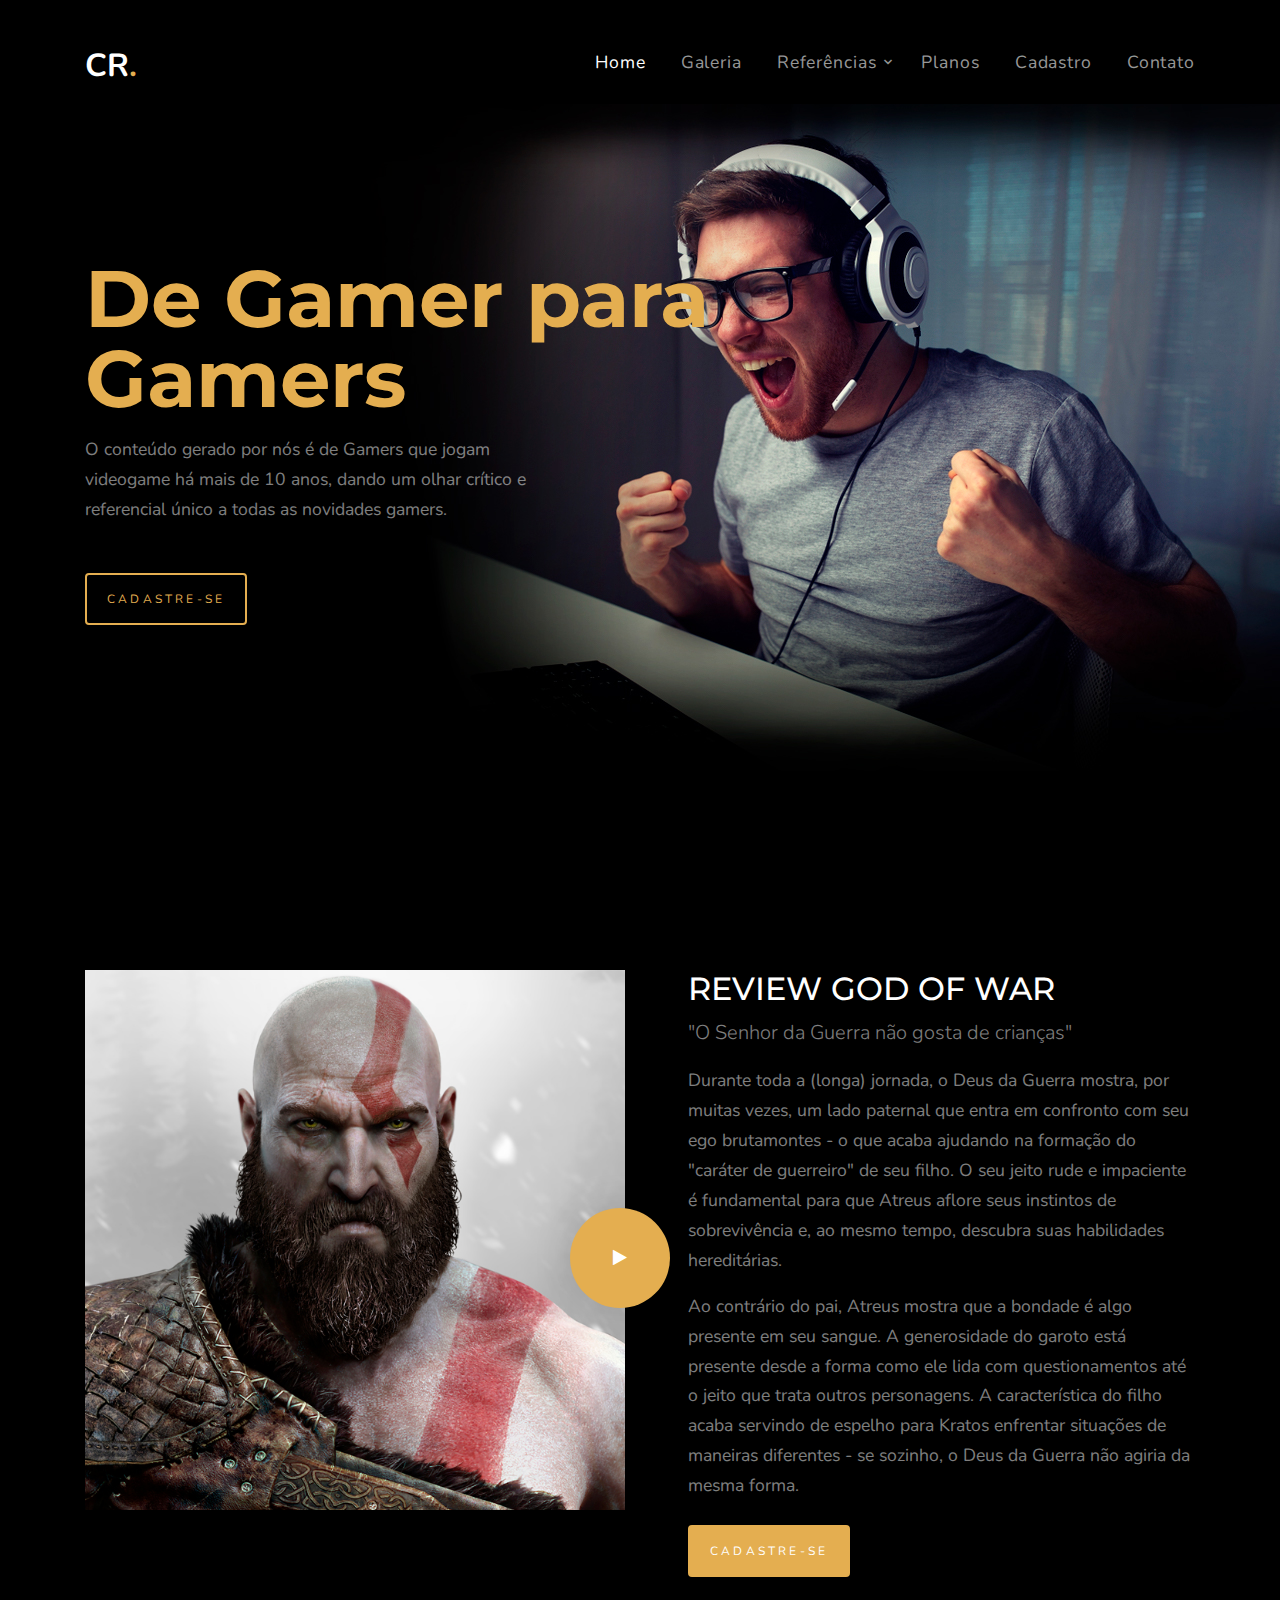
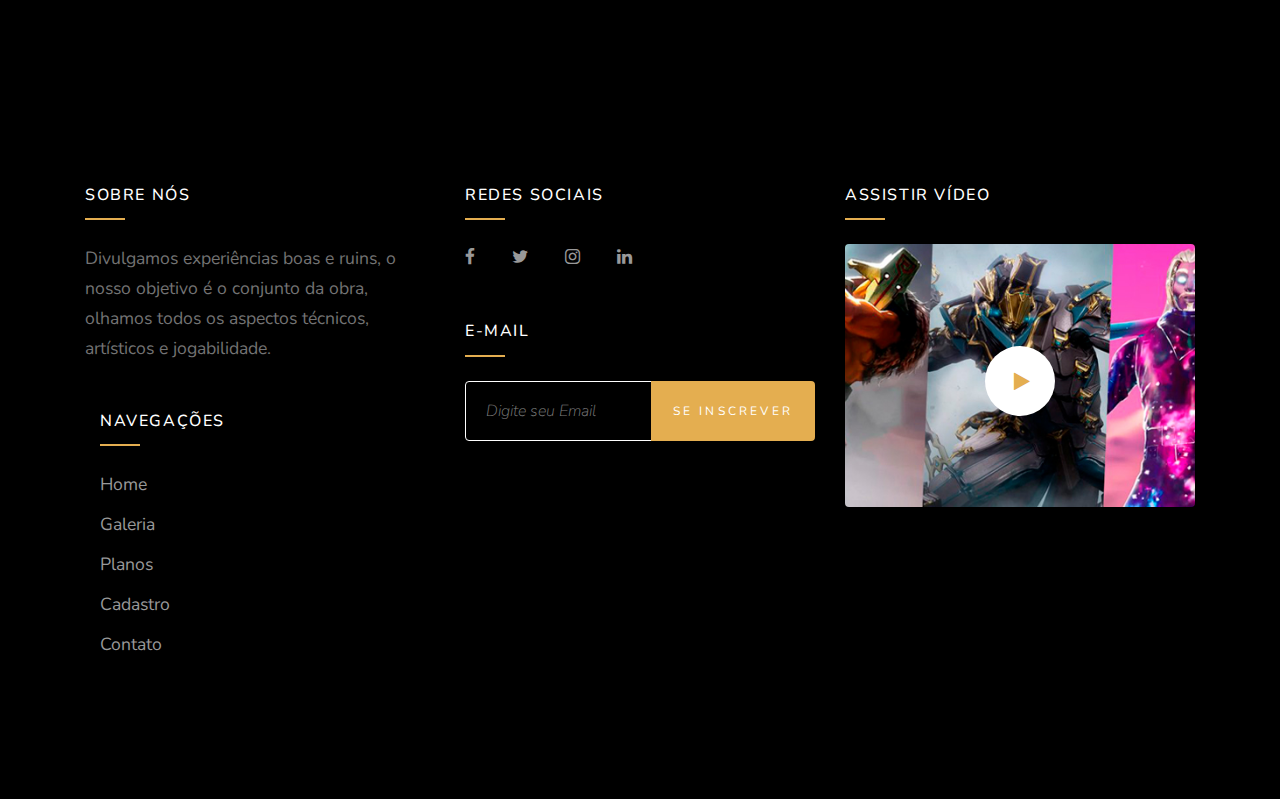
<file: index.html>
<!DOCTYPE html>
<html lang="pt-br">
<head>
  <title>Home</title>
  <meta charset="utf-8">
  <meta name="viewport" content="width=device-width, initial-scale=1, shrink-to-fit=no">
  <link href="https://fonts.googleapis.com/css2?family=Montserrat:wght@400;700&family=Nunito&display=swap" rel="stylesheet">
  <link rel="stylesheet" href="fonts/icomoon/style.css"><!-- Faz o incremento e correções de alguns icones-->
  <link rel="stylesheet" href="css/bootstrap.min.css">
  <link rel="stylesheet" href="css/style.css">
  <link rel="stylesheet" href="css/correcoes.css">
<script src="js/jquery-3.3.1.min.js"></script>
<script src="js/script.js"></script>
</head>
<body>
  
  <div class="site-wrap">

    <div class="site-navbar mt-4">
      <div class="container py-1">
        <div class="row align-items-center">
          <div class="col-8 col-md-8 col-lg-4">
            <h1 class="mb-0"><a href="index.html" class="text-white h2 mb-0"><strong>CR<span class="text-primary">.</span></strong></a></h1>
          </div>
          <div class="col-4 col-md-4 col-lg-8">
            <nav class="site-navigation text-right text-md-right" role="navigation">

              <div class="d-inline-block d-lg-none ml-md-0 mr-auto py-3"><a href="#" class="site-menu-toggle js-menu-toggle text-white"><span class="icon-menu h3"></span></a></div>

              <ul class="site-menu js-clone-nav d-none d-lg-block">
                <li class="active">
                  <a href="index.html">Home</a>
                </li>
                <li><a href="Galeria.html">Galeria</a></li>
                <li class="has-children">
                  <a href="Galeria.html">Referências</a>
                  <ul class="dropdown arrow-top">
                    <li><a target="_blank" href="https://www.omelete.com.br/">Omelete Tv</a></li>
                    <li><a target="_blank"href="https://www.facebook.com/Gameplayrj/">Gameplay Rj</a></li>
                    <li><a target="_blank" href="https://www.youtube.com/user/coisadenerd">Coisa de Nerd</a></li>
                  </ul>
                </li>
                <li><a href="Planos.html">Planos</a></li>
                <li><a href="Cadastro.html">Cadastro</a></li>
                <li><a href="Contato.html">Contato</a></li>
              </ul>
            </nav>
          </div>
          

        </div>
      </div>
    </div>
  </div>

  <div class="site-mobile-menu">
    <div class="site-mobile-menu-header">
      <div class="site-mobile-menu-close mt-3">
        <span class="icon-close2 js-menu-toggle"></span>
      </div>
    </div>
    <div class="site-mobile-menu-body"></div>
  </div> 
  

  <div class="site-hero">
    <div class="container">
      <div class="row align-items-center">
        <figure>
          <img src="images/imagem1.jpg" alt="Image" class="img-fluid">
        </figure>
        <div class="col-lg-7">
       <div class="heading mb-3">De Gamer para Gamers</div>
          <div class="w-75">
            <p class="mb-5">O conteúdo gerado por nós é de Gamers que jogam videogame há mais de 10 anos, dando um olhar crítico e referencial único a todas as novidades gamers.</p>
            <p><a href="Cadastro.html" class="btn btn-outline-primary">Cadastre-se</a></p>
          </div>
        </div>
      </div>
    </div>
  </div>
  <section class="site-section">
    <div class="container">
      <div class="row">
        <div class="col-md-6 video-wrap mb-5">
          <img src="images/kratos.jpg" alt="Image placeholder" class="img-fluid">
          <a href="https://www.youtube.com/watch?v=SMkTk2R18Ug" class="popup-vimeo btn-video"><span class="icon-play"></span></a>
        </div>
        <div class="col-md-6 pl-md-5">
          <div class="site-section-heading">
            <h2>REVIEW GOD OF WAR </h2>            
          </div>
          <p class="lead">"O Senhor da Guerra não gosta de crianças"</p>
          <p>Durante toda a (longa) jornada, o Deus da Guerra mostra, por muitas vezes, um lado paternal que entra em confronto com seu ego brutamontes - o que acaba ajudando na formação do "caráter de guerreiro" de seu filho. O seu jeito rude e impaciente é fundamental para que Atreus aflore seus instintos de sobrevivência e, ao mesmo tempo, descubra suas habilidades hereditárias.</p>
          <p class="mb-4">Ao contrário do pai, Atreus mostra que a bondade é algo presente em seu sangue. A generosidade do garoto está presente desde a forma como ele lida com questionamentos até o jeito que trata outros personagens. A característica do filho acaba servindo de espelho para Kratos enfrentar situações de maneiras diferentes - se sozinho, o Deus da Guerra não agiria da mesma forma. </p>
          <p><a href="Cadastro.html" class="btn btn-primary">Cadastre-se</a></p>
        </div>
      </div>
    </div>
  </section>


  <footer class="site-footer">
    <div class="container">
      <div class="row">
        <div class="col-lg-4">
          <h3 class="footer-heading mb-4">Sobre Nós</h3>
          <p class="mb-5"> Divulgamos experiências boas e ruins, o nosso objetivo é o conjunto da obra, olhamos todos os
            aspectos técnicos, artísticos e jogabilidade.</p>


          <div class="col-md-12">
            <h3 class="footer-heading mb-4">Navegações</h3>
          </div>
          <div class="col-md-6 col-lg-6">
            <ul class="list-unstyled">
              <li><a href="index.html">Home</a></li>
              <li><a href="Galeria.html">Galeria</a></li>
              <li><a href="Planos.html">Planos</a></li>
              <li><a href="Cadastro.html">Cadastro</a></li>
              <li><a href="Contato.html">Contato</a></li>
            </ul>
          </div>

        </div>
        <div class="col-lg-4">
          <h3 class="footer-heading mb-4">Redes Sociais</h3>

          <div class="mb-5">
            <a target="_blank" href="https://www.facebook.com/" class="pl-0 pr-3"><span class="icon-facebook"></span></a>
            <a target="_blank" href="https://twitter.com/login?lang=pt" class="pl-3 pr-3"><span class="icon-twitter"></span></a>
            <a target="_blank" href="https://www.instagram.com/?hl=pt-br" class="pl-3 pr-3"><span class="icon-instagram"></span></a>
            <a target="_blank" href="https://www.linkedin.com/" class="pl-3 pr-3"><span class="icon-linkedin"></span></a>
          </div>


          <h3 class="footer-heading mb-4">E-mail</h3>
          <form action="#" method="post" class="site-block-subscribe">
            <div class="input-group mb-3">
              <input type="text" class="form-control border-secondary text-white bg-transparent"
                placeholder="Digite seu Email" aria-label="Enter Email" aria-describedby="button-addon2">
              <div class="input-group-append">
                <button class="btn btn-primary rounded-top-right-0" type="button" id="button-addon2">SE
                  INSCREVER</button>
              </div>
            </div>
          </form>
        </div>
        <div class="col-lg-4">

          <h3 class="footer-heading mb-4">ASSISTIR VÍDEO</h3>

          <div class="block-16">
            <figure>
              <img src="images/final.jpg" alt="Image placeholder" class="img-fluid rounded">
              <a target="_blank" href="https://www.youtube.com/watch?v=oY7IgcC9m-0" class="play-button popup-vimeo"><span
                  class="icon-play"></span></a>
            </figure>
          </div>

        </div>
      </div>
  </footer>
</div>
</body>
</html>
</file>
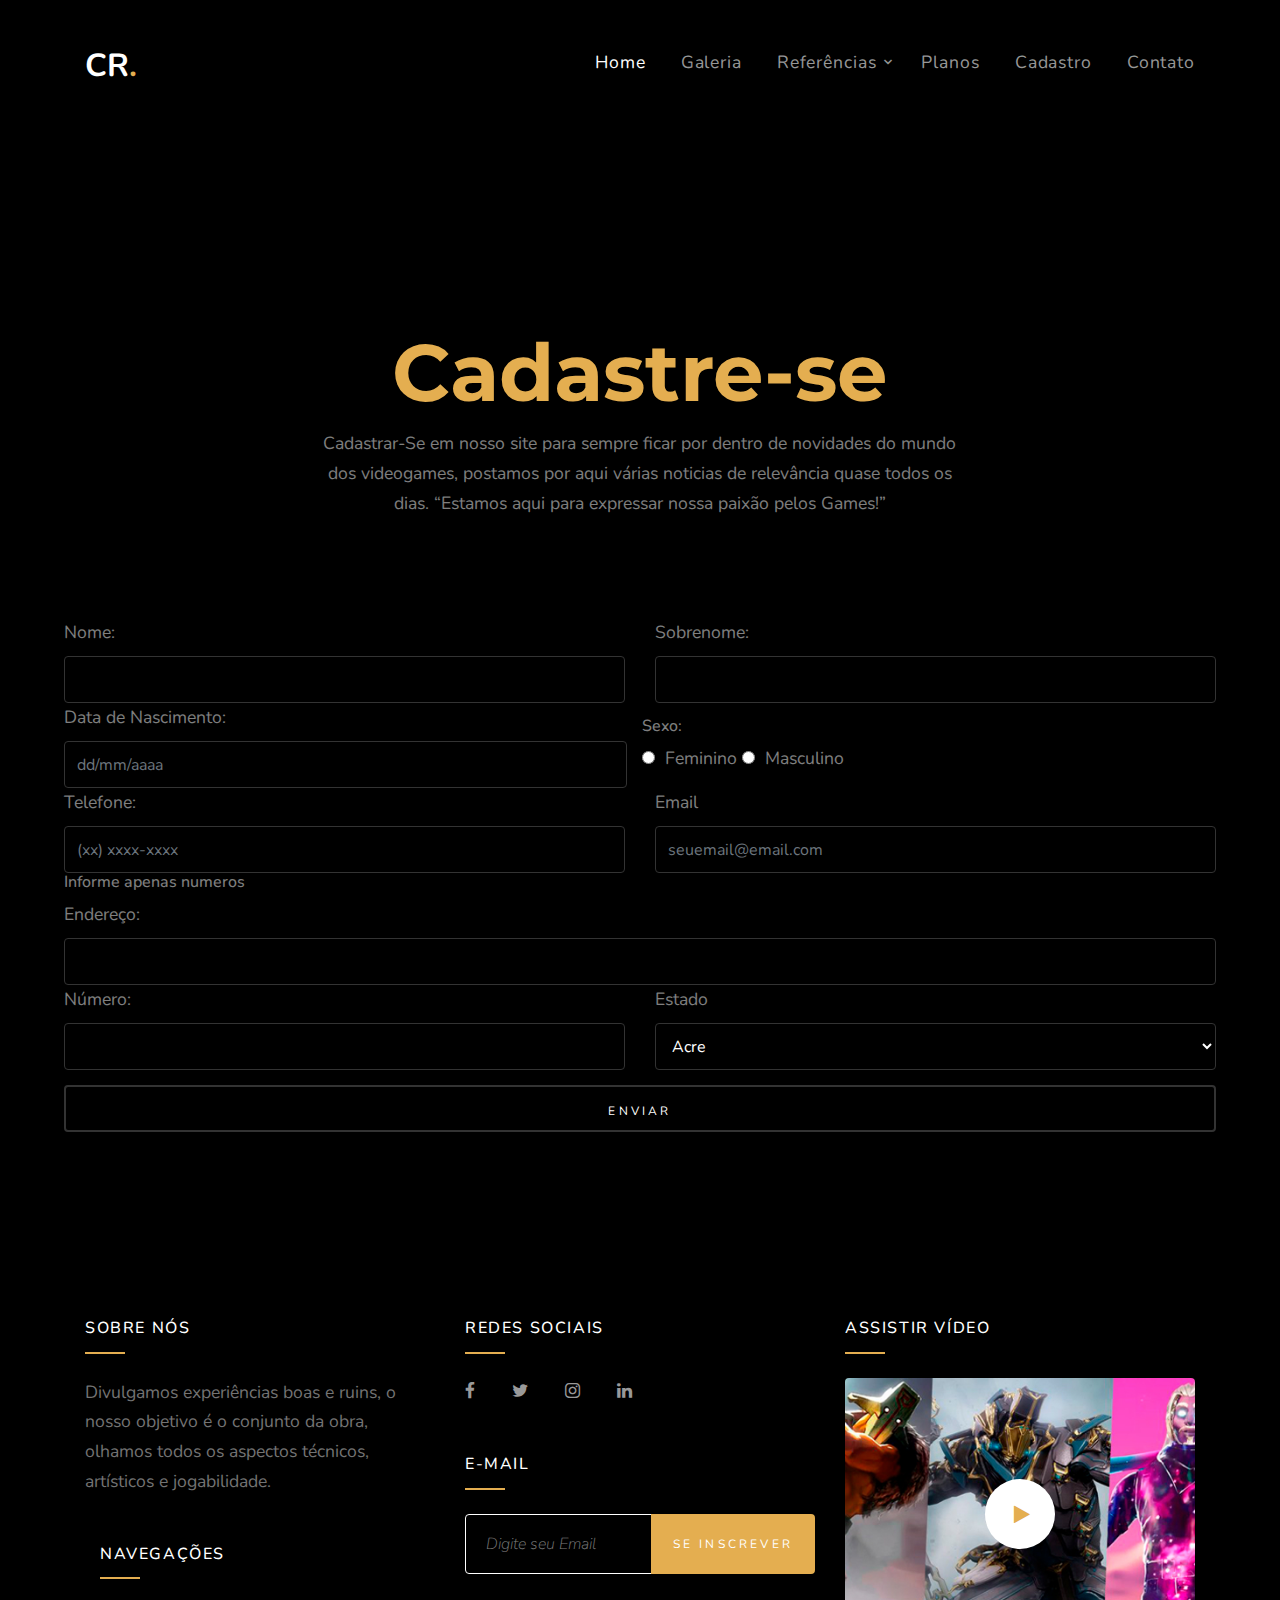
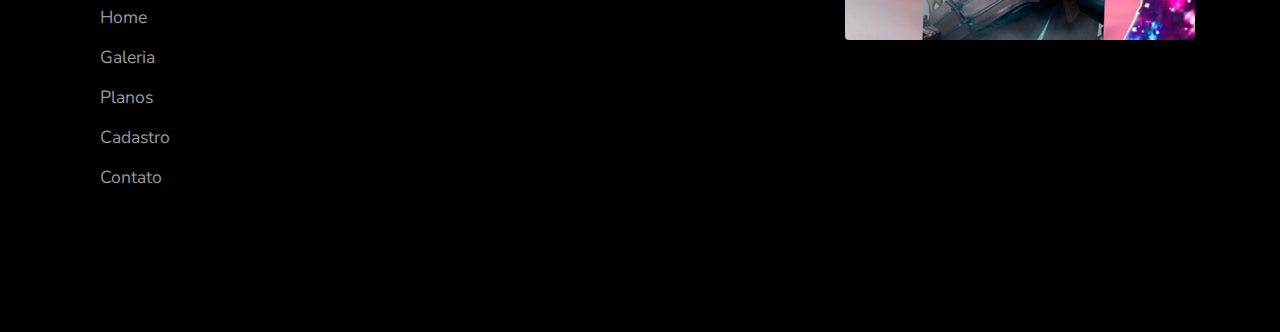
<file: Cadastro.html>
<!DOCTYPE html>
<html lang="pt-br">

<head>
  <title>Cadastro</title>
  <meta charset="utf-8">
  <meta name="viewport" content="width=device-width, initial-scale=1, shrink-to-fit=no">
  <link href="https://fonts.googleapis.com/css2?family=Montserrat:wght@400;700&family=Nunito&display=swap"
    rel="stylesheet">
  <link rel="stylesheet" href="fonts/icomoon/style.css"><!-- Faz o incremento e correções de alguns icones-->
  <link rel="stylesheet" href="css/bootstrap.min.css">
  <link rel="stylesheet" href="css/style.css">
  <link rel="stylesheet" href="css/correcoes.css">
  <script src="js/jquery-3.3.1.min.js"></script>
  <script src="js/jquery.mask.min.js"></script> <!--Funções em Jquery para que se  possa se usar mascara no campo telefone-->
  <script src="js/script.js"></script>
</head>

<body>
  <nav>
    <div class="site-wrap">

      <div class="site-navbar mt-4">
        <div class="container py-1">
          <div class="row align-items-center">
            <div class="col-8 col-md-8 col-lg-4">
              <h1 class="mb-0"><a href="index.html" class="text-white h2 mb-0"><strong>CR<span
                      class="text-primary">.</span></strong></a></h1>
            </div>
            <div class="col-4 col-md-4 col-lg-8">
              <nav class="site-navigation text-right text-md-right" role="navigation">

                <div class="d-inline-block d-lg-none ml-md-0 mr-auto py-3"><a href="#"
                    class="site-menu-toggle js-menu-toggle text-white"><span class="icon-menu h3"></span></a></div>

                <ul class="site-menu js-clone-nav d-none d-lg-block">
                  <li class="active">
                    <a href="index.html">Home</a>
                  </li>
                  <li><a href="Galeria.html">Galeria</a></li>
                  <li class="has-children">
                    <a href="Galeria.html">Referências</a>
                    <ul class="dropdown arrow-top">
                      <li><a target="_blank" href="https://www.omelete.com.br/">Omelete Tv</a></li>
                      <li><a target="_blank" href="https://www.facebook.com/Gameplayrj/">Gameplay Rj</a></li>
                      <li><a target="_blank" href="https://www.youtube.com/user/coisadenerd">Coisa de Nerd</a></li>
                    </ul>
                  </li>
                  <li><a href="Planos.html">Planos</a></li>
                  <li><a href="Cadastro.html">Cadastro</a></li>
                  <li><a href="Contato.html">Contato</a></li>
                </ul>
              </nav>
            </div>


          </div>
        </div>
      </div>
    </div>
    <div>
  </nav>

  <div class="site-hero">
    <div class="container">
      <div class="row align-items-center">
        <div class="col-lg-7 mx-auto text-center">
          <div class="heading mb-3">Cadastre-se</div>
          <p class="mb-5">
            Cadastrar-Se em nosso site para sempre ficar por dentro de novidades do mundo dos videogames, postamos por
            aqui várias noticias de relevância quase todos os dias. “Estamos aqui para expressar nossa paixão pelos
            Games!”</p>
        </div>
      </div>
    </div>
  </div>
  <div class="espacamentoBorda">
    <form>
      <div class="row">
        <div class="col">
          <label class="control-label" for="fname">Nome:</label>
          <input type="text" class="form-control">
        </div>

        <div class="col">
          <label cl class="control-label" for="fname">Sobrenome:</label>
          <input type="text" class="form-control">
        </div>
      </div>

      <div class="row">
        <div class="col">
          <label class="control-label" for="fname">Data de Nascimento:</label>
          <input type="text" class="form-control" placeholder="dd/mm/aaaa">
        </div>
        <div class="col form-check form-check-inline">
          <div>
            <h6>Sexo: </h6>
            <input class="form-check-input" type="radio" name="inlineRadioOptions" id="inlineRadio1" value="option1">
            <label class="form-check-label" for="inlineRadio1">Feminino</label>

            <input class="form-check-input" type="radio" name="inlineRadioOptions" id="inlineRadio2" value="option2">
            <label class="form-check-label" for="inlineRadio2">Masculino</label>
          </div>
        </div>
      </div>
      <div class="row">
        <div class="col">
          <label class="control-label" for="fname">Telefone:</label>
          <input type="text" id="phone" class="form-control" placeholder="(xx) xxxx-xxxx">
          <h6 id="info">Informe apenas numeros</h6>
        </div>
        <div class="col">
          <label class="control-label" for="email">Email</label>
          <input type="email" id="email" class="form-control" onblur="autenticarEmail()"
            placeholder="seuemail@email.com">
        </div>
      </div>
      <div class="row">
        <div class="col">
          <label class="control-label" for="fname">Endereço:</label>
          <input type="text" class="form-control">
        </div>

      </div>
      <div class="row">
        <div class="col">
          <label class="control-label" for=" fname">Número:</label>
          <input type="text" class="form-control">
        </div>
        <div class="col">
          <label class="control-label" for="fname">Estado</label>
          <select class="form-control">
            <option value="AC">Acre</option>
            <option value="AL">Alagoas</option>
            <option value="AP">Amapá</option>
            <option value="AM">Amazonas</option>
            <option value="BA">Bahia</option>
            <option value="CE">Ceará</option>
            <option value="DF">Distrito Federal</option>
            <option value="ES">Espírito Santo</option>
            <option value="GO">Goiás</option>
            <option value="MA">Maranhão</option>
            <option value="MT">Mato Grosso</option>
            <option value="MS">Mato Grosso do Sul</option>
            <option value="MG">Minas Gerais</option>
            <option value="PA">Pará</option>
            <option value="PB">Paraíba</option>
            <option value="PR">Paraná</option>
            <option value="PE">Pernambuco</option>
            <option value="PI">Piauí</option>
            <option value="RJ">Rio de Janeiro</option>
            <option value="RN">Rio Grande do Norte</option>
            <option value="RS">Rio Grande do Sul</option>
            <option value="RO">Rondônia</option>
            <option value="RR">Roraima</option>
            <option value="SC">Santa Catarina</option>
            <option value="SP">São Paulo</option>
            <option value="SE">Sergipe</option>
            <option value="TO">Tocantins</option>
          </select>
        </div>
      </div>
      <div class="row">
        <div class="col">
          <button type="submit" class="form-control btn btn-primary  " id="button-enviar">Enviar</button>

        </div>

    </form>
  </div>

  </div>



  <footer class="site-footer">
    <div class="container">
      <div class="row">
        <div class="col-lg-4">
          <h3 class="footer-heading mb-4">Sobre Nós</h3>
          <p class="mb-5"> Divulgamos experiências boas e ruins, o nosso objetivo é o conjunto da obra, olhamos todos os
            aspectos técnicos, artísticos e jogabilidade.</p>


          <div class="col-md-12">
            <h3 class="footer-heading mb-4">Navegações</h3>
          </div>
          <div class="col-md-6 col-lg-6">
            <ul class="list-unstyled">
              <li><a href="index.html">Home</a></li>
              <li><a href="Galeria.html">Galeria</a></li>
              <li><a href="Planos.html">Planos</a></li>
              <li><a href="Cadastro.html">Cadastro</a></li>
              <li><a href="Contato.html">Contato</a></li>
            </ul>
          </div>

        </div>
        <div class="col-lg-4">
          <h3 class="footer-heading mb-4">Redes Sociais</h3>

          <div class="mb-5">
            <a target="_blank" href="https://www.facebook.com/" class="pl-0 pr-3"><span class="icon-facebook"></span></a>
            <a target="_blank" href="https://twitter.com/login?lang=pt" class="pl-3 pr-3"><span class="icon-twitter"></span></a>
            <a target="_blank" href="https://www.instagram.com/?hl=pt-br" class="pl-3 pr-3"><span class="icon-instagram"></span></a>
            <a target="_blank" href="https://www.linkedin.com/" class="pl-3 pr-3"><span class="icon-linkedin"></span></a>
          </div>


          <h3 class="footer-heading mb-4">E-mail</h3>
          <form action="#" method="post" class="site-block-subscribe">
            <div class="input-group mb-3">
              <input type="text" class="form-control border-secondary text-white bg-transparent"
                placeholder="Digite seu Email" aria-label="Enter Email" aria-describedby="button-addon2">
              <div class="input-group-append">
                <button class="btn btn-primary rounded-top-right-0" type="button" id="button-addon2">SE
                  INSCREVER</button>
              </div>
            </div>
          </form>
        </div>
        <div class="col-lg-4">

          <h3 class="footer-heading mb-4">ASSISTIR VÍDEO</h3>

          <div class="block-16">
            <figure>
              <img src="images/final.jpg" alt="Image placeholder" class="img-fluid rounded">
              <a target="_blank" href="https://www.youtube.com/watch?v=oY7IgcC9m-0" class="play-button popup-vimeo"><span
                  class="icon-play"></span></a>
            </figure>
          </div>

        </div>
      </div>
  </footer>

  </div>
</body>

</html>
</file>
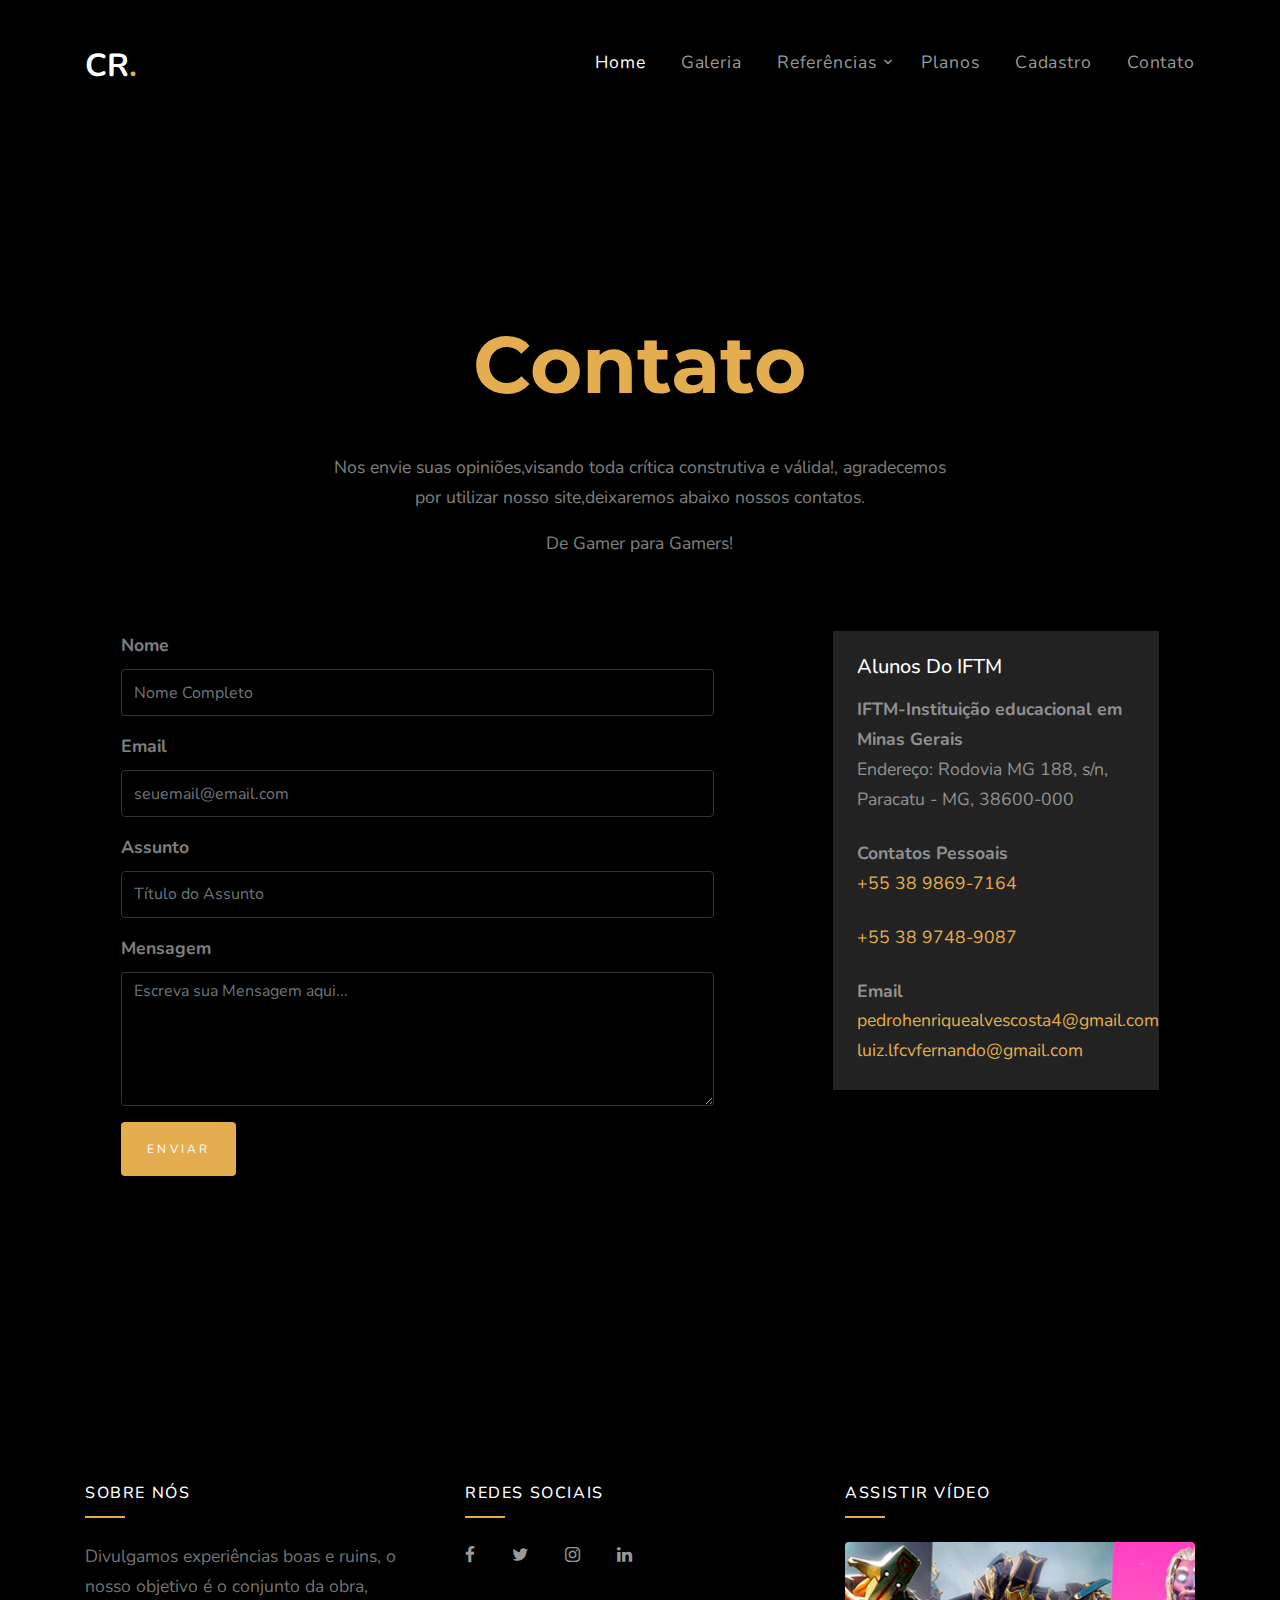
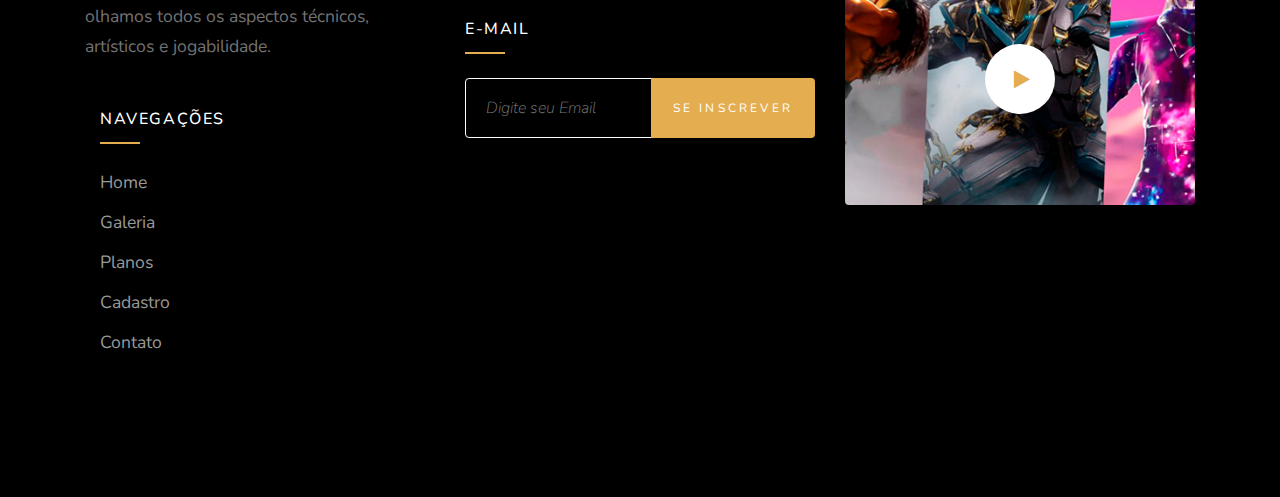
<file: Contato.html>
<!DOCTYPE html>
<html lang="pt-br">
<head>
  <title>Contato</title>
  <meta charset="utf-8">
  <meta name="viewport" content="width=device-width, initial-scale=1, shrink-to-fit=no">
  <link href="https://fonts.googleapis.com/css2?family=Montserrat:wght@400;700&family=Nunito&display=swap" rel="stylesheet">
  <link rel="stylesheet" href="fonts/icomoon/style.css"><!-- Faz o incremento e correções de alguns icones-->
  <link rel="stylesheet" href="css/bootstrap.min.css">
  <link rel="stylesheet" href="css/style.css">
  <link rel="stylesheet" href="css/correcoes.css">
<script src="js/jquery-3.3.1.min.js"></script>
<script src="js/script.js"></script>
</head>
<body>
  <nav>
  <div class="site-wrap">

    <div class="site-navbar mt-4">
      <div class="container py-1">
        <div class="row align-items-center">
          <div class="col-8 col-md-8 col-lg-4">
            <h1 class="mb-0"><a href="index.html" class="text-white h2 mb-0"><strong>CR<span class="text-primary">.</span></strong></a></h1>
          </div>
          <div class="col-4 col-md-4 col-lg-8">
            <nav class="site-navigation text-right text-md-right" role="navigation">

              <div class="d-inline-block d-lg-none ml-md-0 mr-auto py-3"><a href="#" class="site-menu-toggle js-menu-toggle text-white"><span class="icon-menu h3"></span></a></div>

              <ul class="site-menu js-clone-nav d-none d-lg-block">
                <li class="active">
                  <a href="index.html">Home</a>
                </li>
                <li><a href="Galeria.html">Galeria</a></li>
                <li class="has-children">
                  <a href="Galeria.html">Referências</a>
                  <ul class="dropdown arrow-top">
                    <li><a target="_blank" href="https://www.omelete.com.br/">Omelete Tv</a></li>
                    <li><a target="_blank"href="https://www.facebook.com/Gameplayrj/">Gameplay Rj</a></li>
                    <li><a target="_blank" href="https://www.youtube.com/user/coisadenerd">Coisa de Nerd</a></li>
                  </ul>
                </li>
                <li><a href="Planos.html">Planos</a></li>
                <li><a href="Cadastro.html">Cadastro</a></li>
                <li><a href="Contato.html">Contato</a></li>
              </ul>
            </nav>
          </div>
          

        </div>
      </div>
    </div>
  </div>
  <div>
  </nav>

  <div class="site-hero">
    <div class="container">
      <div class="row align-items-center">
        <div class="col-lg-7 mx-auto text-center">
          <div class="heading mb-3">Contato</div>
            <p class="mb-5">
               
               <p> 
               
Nos envie suas opiniões,visando toda crítica construtiva e válida!, agradecemos por utilizar nosso site,deixaremos abaixo nossos contatos.
              <p>De Gamer para Gamers! </p>
 
 

                 </p>
        </div>
      </div>
    </div>
  </div>

  <div class="site-section pt-0">
    <div class="container contato">
      <div class="row">
  
        <div class="col-md-12 col-lg-7 mb-5">
  
  
  
          <form action="#" class="contact-form">
  
            <div class="row form-group">
              <div class="col-md-12 mb-3 mb-md-0">
                <label class="font-weight-bold" for="fullname">Nome</label>
                <input type="text" id="fullname" class="form-control" placeholder="Nome Completo">
              </div>
            </div>
            <div class="row form-group">
              <div class="col-md-12">
                <label class="font-weight-bold" for="email">Email</label>
                <input type="email" id="email" class="form-control" onblur="autenticarEmail()"  placeholder="seuemail@email.com">
              </div>
            </div>
            <div class="row form-group">
              <div class="col-md-12">
                <label class="font-weight-bold" for="email">Assunto</label>
                <input type="text" id="subject" class="form-control" placeholder="Título do Assunto">
              </div>
            </div>
  
  
            <div class="row form-group">
              <div class="col-md-12">
                <label class="font-weight-bold" for="message">Mensagem</label>
                <textarea name="message" id="message" cols="30" rows="5" class="form-control"
                  placeholder="Escreva sua Mensagem aqui..."></textarea>
              </div>
            </div>
  
            <div class="row form-group">
              <div class="col-md-12">
                <input type="submit" value="Enviar" class="btn btn-primary py-3 px-4">
              </div>
            </div>
  
  
          </form>
        </div>
  
        <div class="col-lg-4 ml-auto">
          <div class="p-4 mb-3 bg-box">
            <h3 class="h5 mb-3 text-white">Alunos Do IFTM</h3>
            <p class="mb-0 font-weight-bold">IFTM-Instituição educacional em Minas Gerais</p>
            <p class="mb-4">Endereço: Rodovia MG 188, s/n, Paracatu - MG, 38600-000</p>
  
            <p class="mb-0 font-weight-bold">Contatos Pessoais</p>
            <p class="mb-4"><a href="#">+55 38 9869-7164</a></p>
            <p class="mb-4"><a href="#">+55 38 9748-9087</a></p>
            <p class="mb-0 font-weight-bold">Email</p>
            <p class="mb-0"><a href="#">pedrohenriquealvescosta4@gmail.com</a></p>
            <p class="mb-0"><a href="#">luiz.lfcvfernando@gmail.com</a></p>
          </div>
  
          
        </div>
      </div>
    </div>
  </div>










  <footer class="site-footer">
    <div class="container">
      <div class="row">
        <div class="col-lg-4">
          <h3 class="footer-heading mb-4">Sobre Nós</h3>
          <p class="mb-5"> Divulgamos experiências boas e ruins, o nosso objetivo é o conjunto da obra, olhamos todos os
            aspectos técnicos, artísticos e jogabilidade.</p>


          <div class="col-md-12">
            <h3 class="footer-heading mb-4">Navegações</h3>
          </div>
          <div class="col-md-6 col-lg-6">
            <ul class="list-unstyled">
              <li><a href="index.html">Home</a></li>
              <li><a href="Galeria.html">Galeria</a></li>
              <li><a href="Planos.html">Planos</a></li>
              <li><a href="Cadastro.html">Cadastro</a></li>
              <li><a href="Contato.html">Contato</a></li>
            </ul>
          </div>

        </div>
        <div class="col-lg-4">
          <h3 class="footer-heading mb-4">Redes Sociais</h3>

          <div class="mb-5">
            <a target="_blank" href="https://www.facebook.com/" class="pl-0 pr-3"><span class="icon-facebook"></span></a>
            <a target="_blank" href="https://twitter.com/login?lang=pt" class="pl-3 pr-3"><span class="icon-twitter"></span></a>
            <a target="_blank" href="https://www.instagram.com/?hl=pt-br" class="pl-3 pr-3"><span class="icon-instagram"></span></a>
            <a target="_blank" href="https://www.linkedin.com/" class="pl-3 pr-3"><span class="icon-linkedin"></span></a>
          </div>


          <h3 class="footer-heading mb-4">E-mail</h3>
          <form action="#" method="post" class="site-block-subscribe">
            <div class="input-group mb-3">
              <input type="text" class="form-control border-secondary text-white bg-transparent"
                placeholder="Digite seu Email" aria-label="Enter Email" aria-describedby="button-addon2">
              <div class="input-group-append">
                <button class="btn btn-primary rounded-top-right-0" type="button" id="button-addon2">SE
                  INSCREVER</button>
              </div>
            </div>
          </form>
        </div>
        <div class="col-lg-4">

          <h3 class="footer-heading mb-4">ASSISTIR VÍDEO</h3>

          <div class="block-16">
            <figure>
              <img src="images/final.jpg" alt="Image placeholder" class="img-fluid rounded">
              <a target="_blank" href="https://www.youtube.com/watch?v=oY7IgcC9m-0" class="play-button popup-vimeo"><span
                  class="icon-play"></span></a>
            </figure>
          </div>

        </div>
      </div>
  </footer>
</div>
</body>
</html>
</file>
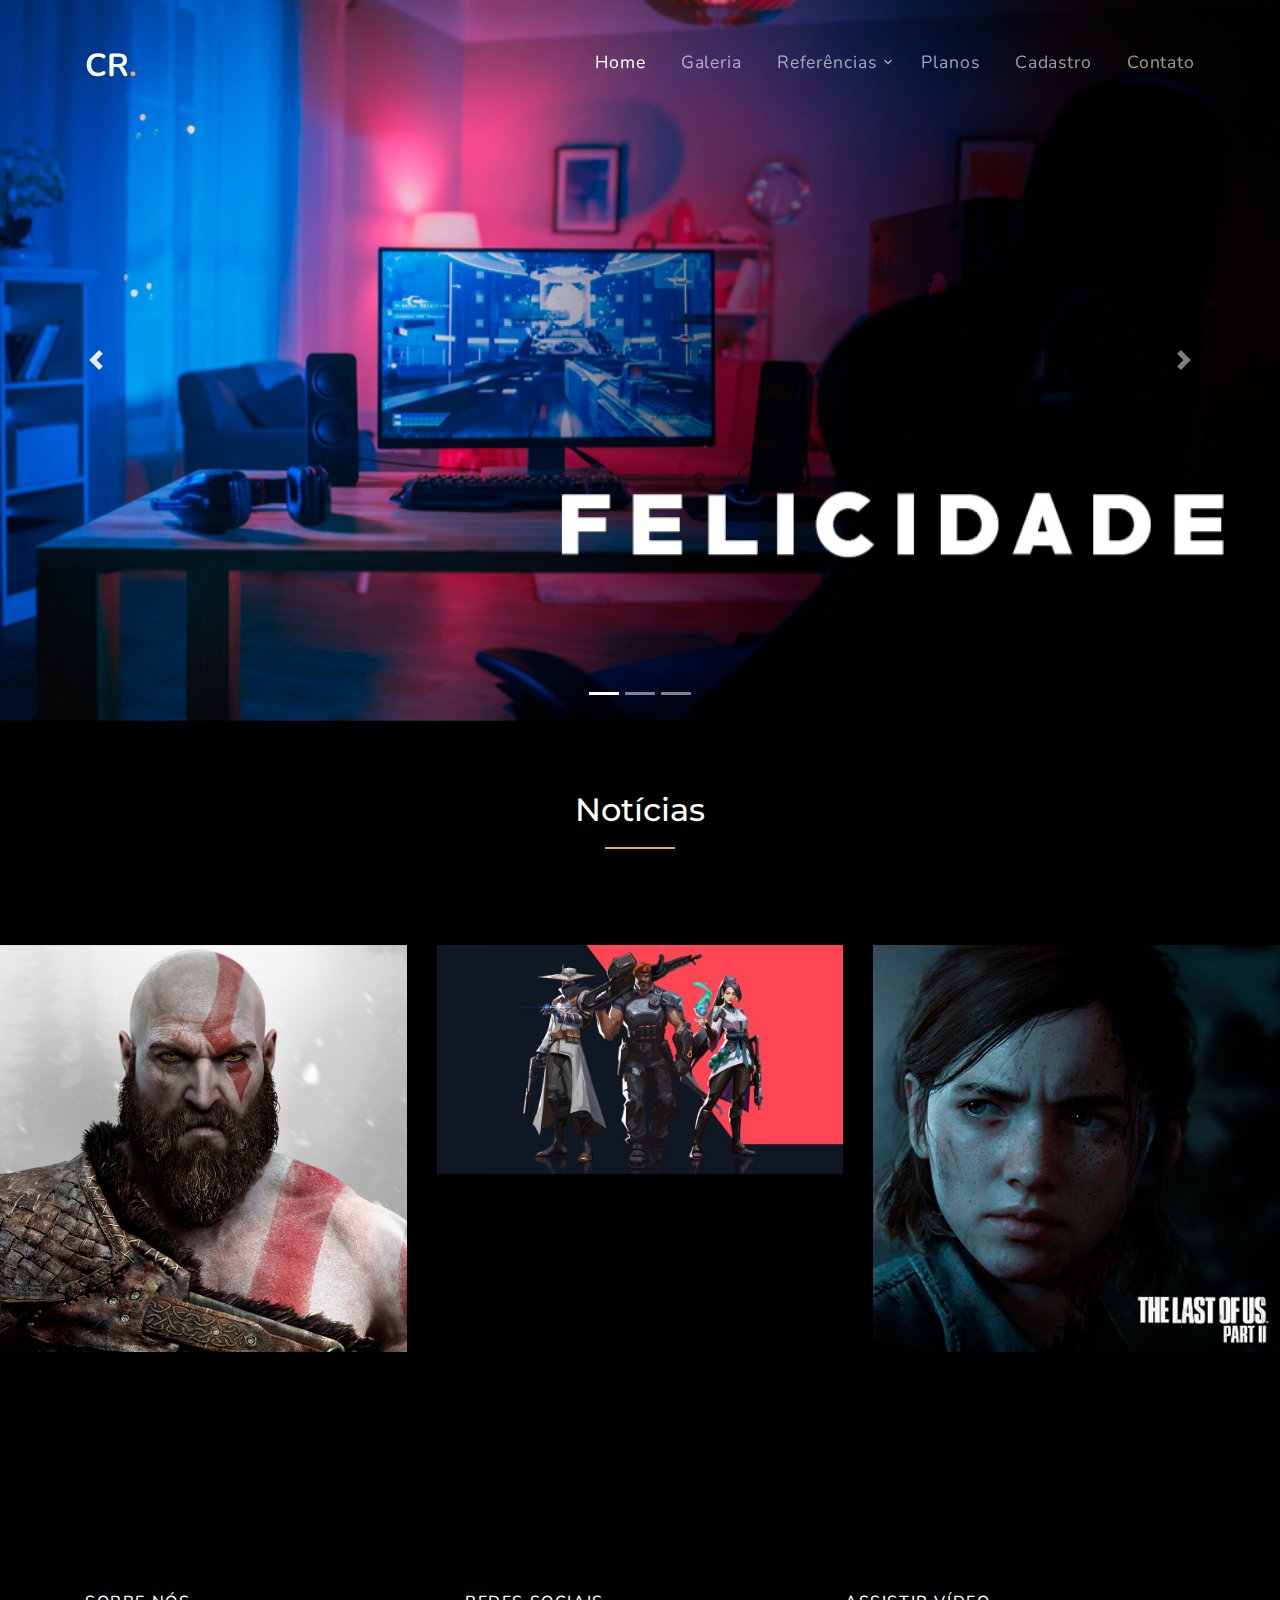
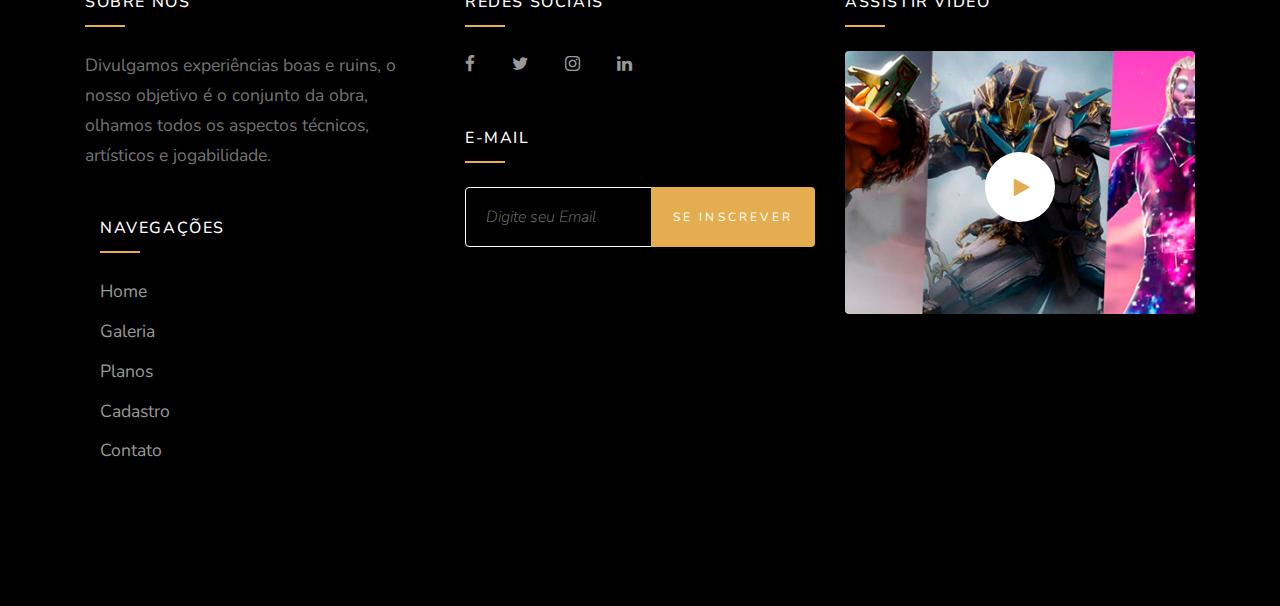
<file: Galeria.html>
<!DOCTYPE html>
<html lang="pt-br">

<head>
  <title>Galeria</title>
  <meta charset="utf-8">
  <meta name="viewport" content="width=device-width, initial-scale=1, shrink-to-fit=no">
  <link href="https://fonts.googleapis.com/css2?family=Montserrat:wght@400;700&family=Nunito&display=swap"
    rel="stylesheet">
  <link href="https://fonts.googleapis.com/css2?family=Montserrat:wght@400;700&family=Nunito&display=swap"
    rel="stylesheet">
  <link rel="stylesheet" href="fonts/icomoon/style.css"><!-- Faz o incremento e correções de alguns icones-->
  <link rel="stylesheet" href="css/bootstrap.min.css">
  <link rel="stylesheet" href="css/style.css">
  <link rel="stylesheet" href="css/correcoes.css">
  <script src="js/jquery-3.3.1.min.js"></script>
  <script src="js/bootstrap.min.js"></script>
  <script src="js/owl.carousel.min.js"></script>
  <script src="js/script.js"></script>
</head>

<body>

  <div class="site-wrap">

    <div class="site-navbar mt-4">
      <div class="container py-1">
        <div class="row align-items-center">
          <div class="col-8 col-md-8 col-lg-4">
            <h1 class="mb-0"><a href="index.html" class="text-white h2 mb-0"><strong>CR<span
                    class="text-primary">.</span></strong></a></h1>
          </div>
          <div class="col-4 col-md-4 col-lg-8">
            <nav class="site-navigation text-right text-md-right" role="navigation">

              <div class="d-inline-block d-lg-none ml-md-0 mr-auto py-3"><a href="#"
                  class="site-menu-toggle js-menu-toggle text-white"><span class="icon-menu h3"></span></a></div>

              <ul class="site-menu js-clone-nav d-none d-lg-block">
                <li class="active">
                  <a href="index.html">Home</a>
                </li>
                <li><a href="Galeria.html">Galeria</a></li>
                <li class="has-children">
                  <a href="Galeria.html">Referências</a>
                  <ul class="dropdown arrow-top">
                    <li><a target="_blank" href="https://www.omelete.com.br/">Omelete Tv</a></li>
                    <li><a target="_blank" href="https://www.facebook.com/Gameplayrj/">Gameplay Rj</a></li>
                    <li><a target="_blank" href="https://www.youtube.com/user/coisadenerd">Coisa de Nerd</a></li>
                  </ul>
                </li>
                <li><a href="Planos.html">Planos</a></li>
                <li><a href="Cadastro.html">Cadastro</a></li>
                <li><a href="Contato.html">Contato</a></li>
              </ul>
            </nav>
          </div>


        </div>
      </div>
    </div>
  </div>

  <div id="meu_carrosel" class="carousel slide" data-ride="carousel">


    <ul class="carousel-indicators">
      <li data-target="#demo" data-slide-to="0" class="active"></li>
      <li data-target="#demo" data-slide-to="1"></li>
      <li data-target="#demo" data-slide-to="2"></li>


    </ul>


    <div class="carousel-inner">
      <div class="carousel-item active"><a target="_blank" href="#">
          <img class="d-block w-100" src="./images/cascata1.jpg" alt="mountains"></a>
      </div>
      <div class="carousel-item"> <a target="_blank" href="#">
          <img class="d-block w-100" src="./images/cascata2.jpg" alt="red"></a>
      </div>
      <div class="carousel-item"><a target="_blank" href="https://encurtador.com.br/jmY69">
          <img class="d-block w-100" src="./images/cascata3.jpg" alt="snow"></a>
      </div>

    </div>


    <a class="carousel-control-prev" href="#meu_carrosel" role="button" data-slide="prev">
      <span class="carousel-control-prev-icon" aria-hidden="true"></span>
      <span class="sr-only">Previous</span>
    </a>
    <a class="carousel-control-next" href="#meu_carrosel" role="button" data-slide="next">
      <span class="carousel-control-next-icon" aria-hidden="true"></span>
      <span class="sr-only">Next</span>
    </a>
  </div>
  <section class="site-section">


    <div class="row">
      <div class="site-section-heading text-center mb-5 w-border col-md-6 mx-auto">
        <h2 class="mb-5">Notícias</h2>
      </div>
    </div>
    <div class="row">
      <div class="col-md-6 col-lg-4 mb-5 mb-lg-5">
        <div class="team-member">

          <a href="https://www.techtudo.com.br/review/god-war.html"> <img src="images/abaixo1.jpg" alt="Image"
              class="img-fluid"></a>

          <div class="text">

            <a href="https://www.techtudo.com.br/review/god-war.html" style="color: aliceblue;">
              <h2 class="mb-2 font-weight-light h4">REVIEW GOD OF WAR</h2>
            </a>
            <a href="https://www.techtudo.com.br/review/god-war.html" style="color:aliceblue "> <span
                class="d-block mb-2 text-white-opacity-05">"O Senhor da Guerra não gosta de crianças"</span></a>
            <a href="https://www.techtudo.com.br/review/god-war.html" style="color: aliceblue;">
              <p class="mb-4">Durante toda a (longa) jornada, o Deus da Guerra mostra, por muitas vezes, um lado
                paternal que entra em confronto com seu ego brutamontes - o que acaba ajudando na formação do "caráter
                de guerreiro" de seu filho.</p>
            </a>

          </div>
        </div>
      </div>
      <div class="col-md-6 col-lg-4 mb-5 mb-lg-5">
        <div class="team-member">

          <img src="images/abaixo2.jpg" alt="Image" class="img-fluid">

          <div class="text">

            <a href="https://observatoriodegames.uol.com.br/noticias/estao-apedrejando-the-last-of-us-2-nas-reviews"
              style="color: aliceblue;">
              <h2 class="mb-2 font-weight-light h4">The Last of Us 2</h2>
            </a>
            <a href="https://observatoriodegames.uol.com.br/noticias/estao-apedrejando-the-last-of-us-2-nas-reviews"
              style="color: aliceblue;"> <span class="d-block mb-2 text-white-opacity-05"> Veja mudanças nos ranks e no
                competitivo</span></a>
            <a href="https://observatoriodegames.uol.com.br/noticias/estao-apedrejando-the-last-of-us-2-nas-reviews"
              style="color: aliceblue;">
              <p class="mb-4">Após 7 anos de espera The Last of Us Parte 2 foi lançado para a alegria dos fãs, mas ao
                que parece, só para uma parte delas.</p>
            </a>

          </div>

        </div>
      </div>
      <div class="col-md-6 col-lg-4 mb-5 mb-lg-5">
        <div class="team-member">

          <img src="images/abaixo3.jpg" alt="Image" class="img-fluid">

          <div class="text">

            <a href="https://www.techtudo.com.br/listas/2020/08/valorant-ato-2-conheca-novo-passe-de-batalha-personagem-skin-e-mais.ghtml"
              style="color: aliceblue;">
              <h2 class="mb-2 font-weight-light h4">Valorant Ato 2</h2>
            </a>
            <a href="https://www.techtudo.com.br/listas/2020/08/valorant-ato-2-conheca-novo-passe-de-batalha-personagem-skin-e-mais.ghtml"
              style="color: aliceblue;"> <span class="d-block mb-2 text-white-opacity-05">Estão APEDREJANDO The Last of
                Us 2 nas reviews</span></a>
            <a href="https://www.techtudo.com.br/listas/2020/08/valorant-ato-2-conheca-novo-passe-de-batalha-personagem-skin-e-mais.ghtml"
              style="color: aliceblue;">
              <p class="mb-4">Valorant, o jogo de tiro para PC grátis da Riot Games, recebe em breve o seu Ato 2. O
                segundo episódio apresenta a nova linha de skin Glitchpop, a personagem Killjoy, um novo passe de
                batalha e o modo Free-for-All Deathmatch.</p>
            </a>

          </div>

        </div>
      </div>

    </div>
  </section>


  <footer class="site-footer">
    <div class="container">
      <div class="row">
        <div class="col-lg-4">
          <h3 class="footer-heading mb-4">Sobre Nós</h3>
          <p class="mb-5"> Divulgamos experiências boas e ruins, o nosso objetivo é o conjunto da obra, olhamos todos os
            aspectos técnicos, artísticos e jogabilidade.</p>


          <div class="col-md-12">
            <h3 class="footer-heading mb-4">Navegações</h3>
          </div>
          <div class="col-md-6 col-lg-6">
            <ul class="list-unstyled">
              <li><a href="index.html">Home</a></li>
              <li><a href="Galeria.html">Galeria</a></li>
              <li><a href="Planos.html">Planos</a></li>
              <li><a href="Cadastro.html">Cadastro</a></li>
              <li><a href="Contato.html">Contato</a></li>
            </ul>
          </div>

        </div>
        <div class="col-lg-4">
          <h3 class="footer-heading mb-4">Redes Sociais</h3>

          <div class="mb-5">
            <a target="_blank" href="https://www.facebook.com/" class="pl-0 pr-3"><span
                class="icon-facebook"></span></a>
            <a target="_blank" href="https://twitter.com/login?lang=pt" class="pl-3 pr-3"><span
                class="icon-twitter"></span></a>
            <a target="_blank" href="https://www.instagram.com/?hl=pt-br" class="pl-3 pr-3"><span
                class="icon-instagram"></span></a>
            <a target="_blank" href="https://www.linkedin.com/" class="pl-3 pr-3"><span
                class="icon-linkedin"></span></a>
          </div>


          <h3 class="footer-heading mb-4">E-mail</h3>
          <form action="#" method="post" class="site-block-subscribe">
            <div class="input-group mb-3">
              <input type="text" class="form-control border-secondary text-white bg-transparent"
                placeholder="Digite seu Email" aria-label="Enter Email" aria-describedby="button-addon2">
              <div class="input-group-append">
                <button class="btn btn-primary rounded-top-right-0" type="button" id="button-addon2">SE
                  INSCREVER</button>
              </div>
            </div>
          </form>
        </div>
        <div class="col-lg-4">

          <h3 class="footer-heading mb-4">ASSISTIR VÍDEO</h3>

          <div class="block-16">
            <figure>
              <img src="images/final.jpg" alt="Image placeholder" class="img-fluid rounded">
              <a target="_blank" href="https://www.youtube.com/watch?v=oY7IgcC9m-0"
                class="play-button popup-vimeo"><span class="icon-play"></span></a>
            </figure>
          </div>

        </div>
      </div>
  </footer>
  </div>
</body>

</html>
</file>
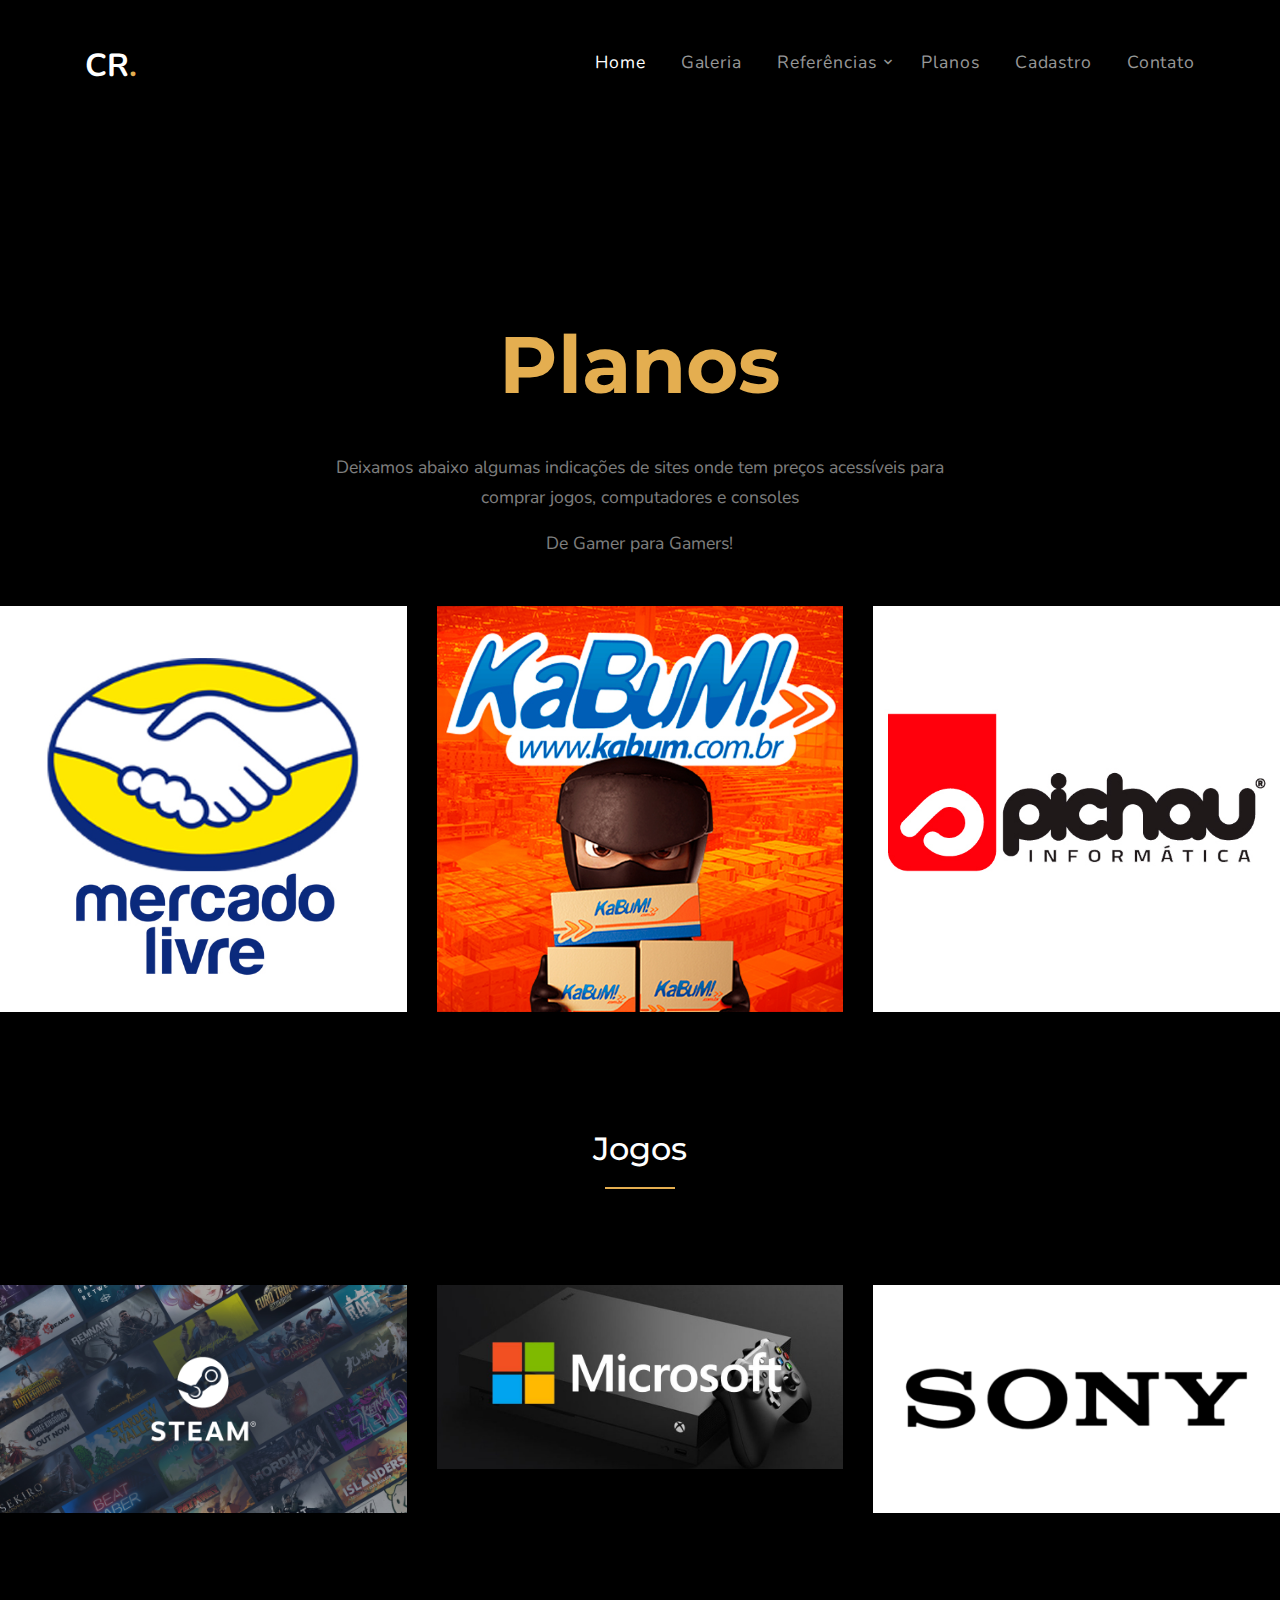
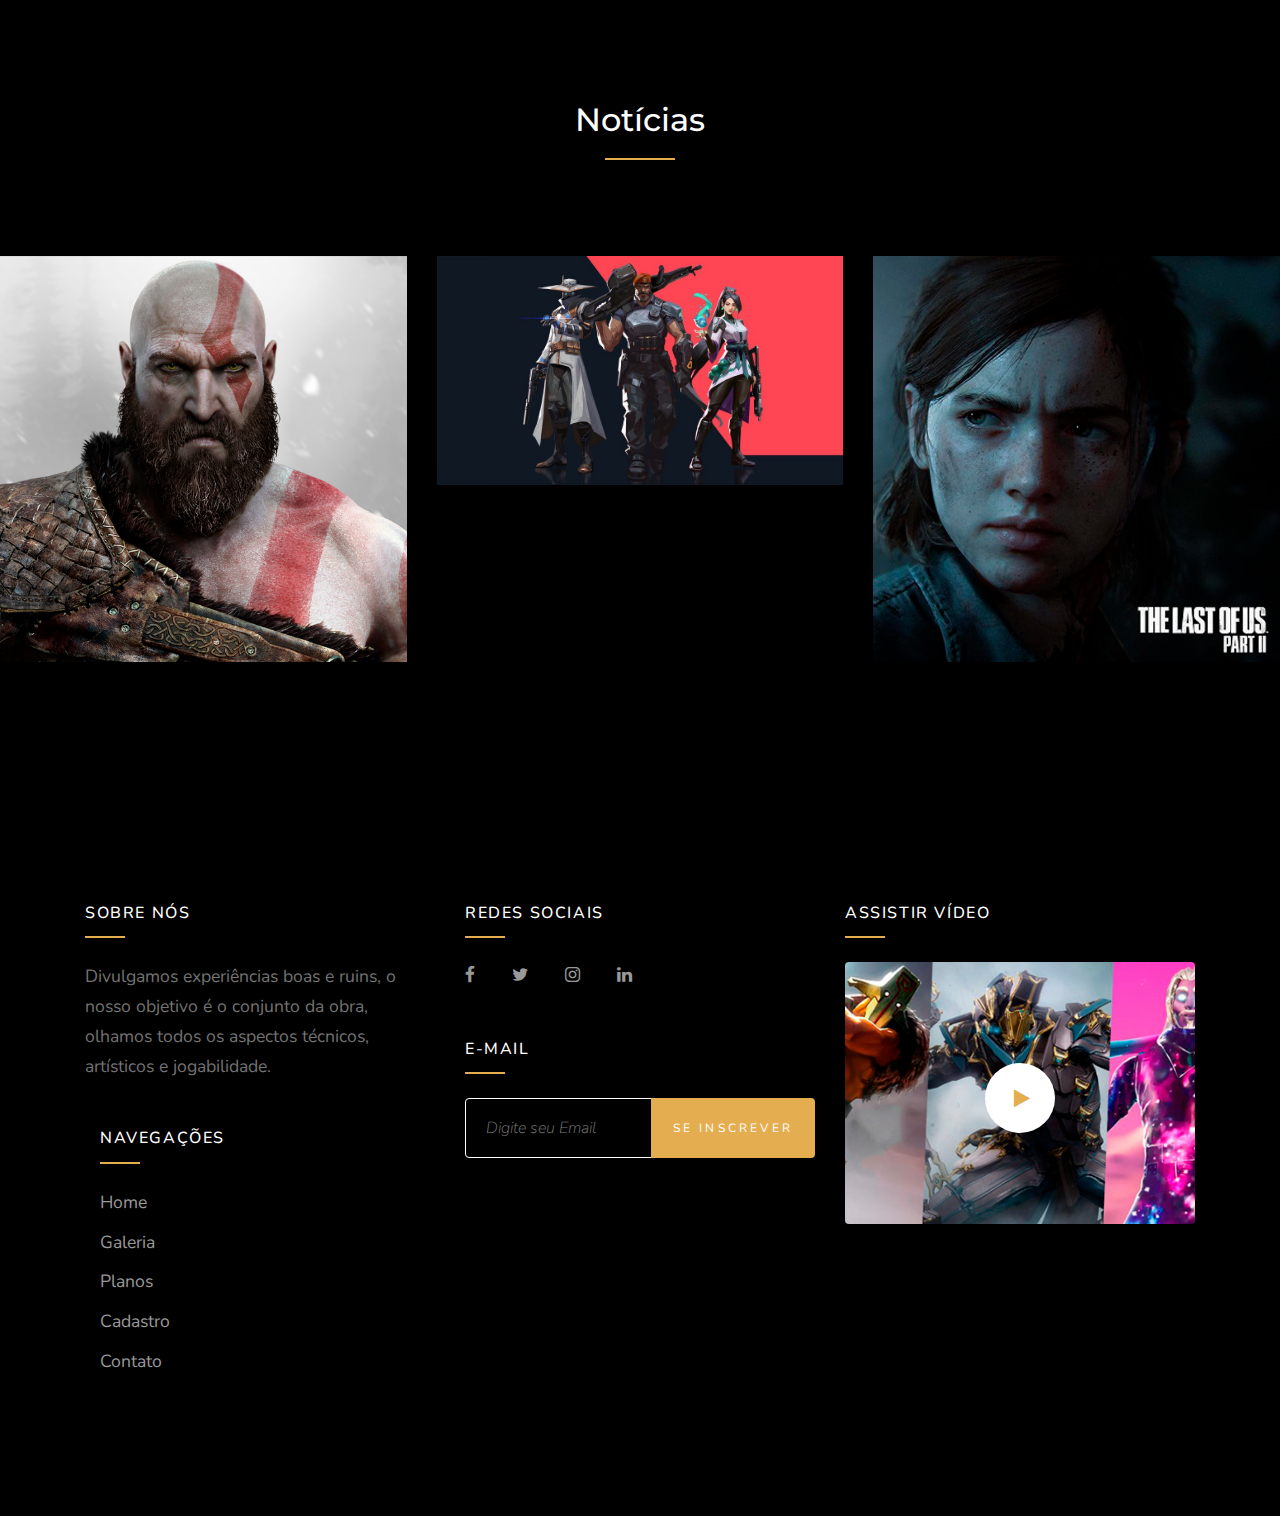
<file: Planos.html>
<!DOCTYPE html>
<html lang="pt-br">
<head>
  <title>Planos</title>
  <meta charset="utf-8">
  <meta name="viewport" content="width=device-width, initial-scale=1, shrink-to-fit=no">
  <link href="https://fonts.googleapis.com/css2?family=Montserrat:wght@400;700&family=Nunito&display=swap" rel="stylesheet">
  <link rel="stylesheet" href="fonts/icomoon/style.css">
  <link rel="stylesheet" href="fonts/icomoon/style.css"><!-- Faz o incremento e correções de alguns icones-->
  <link rel="stylesheet" href="css/bootstrap.min.css">
  <link rel="stylesheet" href="css/style.css">
  <link rel="stylesheet" href="css/correcoes.css">
<script src="js/jquery-3.3.1.min.js"></script>
<script src="js/script.js"></script>
</head>
<body>
  <nav>
  <div class="site-wrap">

    <div class="site-navbar mt-4">
      <div class="container py-1">
        <div class="row align-items-center">
          <div class="col-8 col-md-8 col-lg-4">
            <h1 class="mb-0"><a href="index.html" class="text-white h2 mb-0"><strong>CR<span class="text-primary">.</span></strong></a></h1>
          </div>
          <div class="col-4 col-md-4 col-lg-8">
            <nav class="site-navigation text-right text-md-right" role="navigation">

              <div class="d-inline-block d-lg-none ml-md-0 mr-auto py-3"><a href="#" class="site-menu-toggle js-menu-toggle text-white"><span class="icon-menu h3"></span></a></div>

              <ul class="site-menu js-clone-nav d-none d-lg-block">
                <li class="active">
                  <a href="index.html">Home</a>
                </li>
                <li><a href="Galeria.html">Galeria</a></li>
                <li class="has-children">
                  <a href="Galeria.html">Referências</a>
                  <ul class="dropdown arrow-top">
                    <li><a target="_blank" href="https://www.omelete.com.br/">Omelete Tv</a></li>
                    <li><a target="_blank"href="https://www.facebook.com/Gameplayrj/">Gameplay Rj</a></li>
                    <li><a target="_blank" href="https://www.youtube.com/user/coisadenerd">Coisa de Nerd</a></li>
                  </ul>
                </li>
                <li><a href="Planos.html">Planos</a></li>
                <li><a href="Cadastro.html">Cadastro</a></li>
                <li><a href="Contato.html">Contato</a></li>
              </ul>
            </nav>
          </div>
          

        </div>
      </div>
    </div>
  </div>
  <div>
  </nav>

  <div class="site-hero">
    <div class="container">
      <div class="row align-items-center">
        <div class="col-lg-7 mx-auto text-center">
          <div class="heading mb-3">Planos</div>
            <p class="mb-5">
               
               <p> 
Deixamos abaixo algumas indicações de sites onde tem preços acessíveis para comprar jogos, computadores e consoles

              <p>De Gamer para Gamers! </p>
 
 

                 </p>
        </div>
      </div>
    </div>
  </div>
  <div class="row planos">
    <div class="col-md-6 col-lg-4 mb-5 mb-lg-5">
      <div class="team-member">

      <a href="https://www.mercadolivre.com.br/">  <img src="images/mercadolivre.png.jpg" alt="Image" class="img-fluid"></a>

        <div class="text">

          <a href="https://www.mercadolivre.com.br/" style="color: aliceblue;"><p><h2 class="mb-2 font-weight-light h4">Mercado Livre</h2></p></a>
          <a href="https://www.mercadolivre.com.br/" style="color: aliceblue;"> <span class="d-block mb-2 text-white-opacity-05">Ofertas exclusivas
            Pelo seu nível no Mercado Pontos</span></a>
        </div>
    </div>
    </div>
    <div class="col-md-6 col-lg-4 mb-5 mb-lg-5">
      <div class="team-member">

        <img src="images/kabum.png.jpg" alt="Image" class="img-fluid">

        <div class="text">

          <a href="https://www.kabum.com.br/?gclid=CjwKCAjw1K75BRAEEiwAd41h1Ej6DKkDl2Cad48a4CkdojCs8ik2CycOeXsc57GIEG4xfTKocOdsAxoCzh4QAvD_BwE" style="color: aliceblue;"><p><h2 class="mb-2 font-weight-light h4">Kabum</h2></p></a>
          <a href="https://www.kabum.com.br/?gclid=CjwKCAjw1K75BRAEEiwAd41h1Ej6DKkDl2Cad48a4CkdojCs8ik2CycOeXsc57GIEG4xfTKocOdsAxoCzh4QAvD_BwE" style="color: aliceblue;"> <span class="d-block mb-2 text-white-opacity-05"> KaBuM! é um comércio eletrônico brasileiro de tecnologia, especializado em informática, eletrônicos e smartphones, fundado em maio de 2003, na cidade de Limeira-SP, pelos irmãos Leandro e Thiago Ramos.</span></a>
         
        
        </div>

      </div>
    </div>
    <div class="col-md-6 col-lg-4 mb-5 mb-lg-5">
      <div class="team-member">

        <img src="images/pichau.jpg" alt="Image" class="img-fluid">

        <div class="text">

          <a href="https://www.pichau.com.br/" style="color: aliceblue;"> <h2 class="mb-2 font-weight-light h4">Pichau</h2></a>
          <a href="https://www.pichau.com.br/" style="color: aliceblue;"> <span class="d-block mb-2 text-white-opacity-05">Fundada no ano de 2007, a Pichau Informática é uma empresa que trabalha com os mais variados produtos, atuando principalmente no setor de informática e equipamentos eletrônicos em geral, área bastante competitiva e em constante crescimento, onde qualidade, variedade, garantia e eficiência são critérios importantíssimos para total satisfação, confiança e preferência de nossos consumidores.</span></a>
         
        
        </div>

      </div>
    </div>

  </div>
  <section class="site-section">
    
      
    <div class="row">
      <div class="site-section-heading text-center mb-5 w-border col-md-6 mx-auto" >
        <h2 class="mb-5">Jogos</h2>
      </div>
    </div>
    <div class="row">
      <div class="col-md-6 col-lg-4 mb-5 mb-lg-5">
        <div class="team-member">

        <a href="https://store.steampowered.com/?l=portuguese">  <img src="images/steam.jpg" alt="Image" class="img-fluid"></a>

          <div class="text">

            <a href="https://store.steampowered.com/?l=portuguese" style="color: aliceblue;"><h2 class="mb-2 font-weight-light h4">Steam</h2></a>
            <a href="https://store.steampowered.com/?l=portuguese" style="color:aliceblue "> <span class="d-block mb-2 text-white-opacity-05">"Steam é um software de gestão de direitos digitais criado pela Valve Corporation ou Valve L.L.C., de plataformas digitais como jogos e aplicativos de programação e fornece serviços facilitados como atualização automática de jogos, e preços acessíveis aos usuários."</span></a>

          </div>
      </div>
      </div>
      <div class="col-md-6 col-lg-4 mb-5 mb-lg-5">
        <div class="team-member">

          <img src="images/microsoft.jpg" alt="Image" class="img-fluid">

          <div class="text">

            <a href="https://www.microsoft.com/pt-br/store/games/windows" style="color: aliceblue;"> <h2 class="mb-2 font-weight-light h4">Microsoft</h2></a>
            <a href="https://www.microsoft.com/pt-br/store/games/windows" style="color: aliceblue;"> <span class="d-block mb-2 text-white-opacity-05">Microsoft Corporation é uma empresa transnacional americana, que desenvolve, fabrica, licencia, apoia e vende softwares de computador, produtos eletrônicos, computadores e serviços pessoais.</span></a>
          
          
          </div>

        </div>
      </div>
      <div class="col-md-6 col-lg-4 mb-5 mb-lg-5">
        <div class="team-member">

          <img src="images/Sony.jpg" alt="Image" class="img-fluid">

          <div class="text">

            <a href="https://store.playstation.com/pt-br/home/games" style="color: aliceblue;"> <h2 class="mb-2 font-weight-light h4">Sony</h2></a>
            <a href="https://store.playstation.com/pt-br/home/games" style="color: aliceblue;"> <span class="d-block mb-2 text-white-opacity-05">A Sony Corporation é uma empresa multinacional japonesa, sendo o quinto maior conglomerado de mídia do planeta.</span></a>
          
          
          </div>

        </div>
      </div>

    </div>
</section>










  <section class="site-section">
    
      
    <div class="row">
      <div class="site-section-heading text-center mb-5 w-border col-md-6 mx-auto" >
        <h2 class="mb-5">Notícias</h2>
      </div>
    </div>
    <div class="row">
      <div class="col-md-6 col-lg-4 mb-5 mb-lg-5">
        <div class="team-member">

        <a href="https://www.techtudo.com.br/review/god-war.html">  <img src="images/abaixo1.jpg" alt="Image" class="img-fluid"></a>

          <div class="text">

            <a href="https://www.techtudo.com.br/review/god-war.html" style="color: aliceblue;"><h2 class="mb-2 font-weight-light h4">REVIEW GOD OF WAR</h2></a>
            <a href="https://www.techtudo.com.br/review/god-war.html" style="color:aliceblue "> <span class="d-block mb-2 text-white-opacity-05">"O Senhor da Guerra não gosta de crianças"</span></a>
            <a href="https://www.techtudo.com.br/review/god-war.html" style="color: aliceblue;">  <p class="mb-4">Durante toda a (longa) jornada, o Deus da Guerra mostra, por muitas vezes, um lado paternal que entra em confronto com seu ego brutamontes - o que acaba ajudando na formação do "caráter de guerreiro" de seu filho.</p></a>

          </div>
      </div>
      </div>
      <div class="col-md-6 col-lg-4 mb-5 mb-lg-5">
        <div class="team-member">

          <img src="images/abaixo2.jpg" alt="Image" class="img-fluid">

          <div class="text">

            <a href="https://observatoriodegames.uol.com.br/noticias/estao-apedrejando-the-last-of-us-2-nas-reviews" style="color: aliceblue;"> <h2 class="mb-2 font-weight-light h4">The Last of Us 2</h2></a>
            <a href="https://observatoriodegames.uol.com.br/noticias/estao-apedrejando-the-last-of-us-2-nas-reviews" style="color: aliceblue;"> <span class="d-block mb-2 text-white-opacity-05"> Veja mudanças nos ranks e no competitivo</span></a>
           <a href="https://observatoriodegames.uol.com.br/noticias/estao-apedrejando-the-last-of-us-2-nas-reviews" style="color: aliceblue;"> <p class="mb-4">Após 7 anos de espera The Last of Us Parte 2 foi lançado para a alegria dos fãs, mas ao que parece, só para uma parte delas.</p></a>
          
          </div>

        </div>
      </div>
      <div class="col-md-6 col-lg-4 mb-5 mb-lg-5">
        <div class="team-member">

          <img src="images/abaixo3.jpg" alt="Image" class="img-fluid">

          <div class="text">

            <a href="https://www.techtudo.com.br/listas/2020/08/valorant-ato-2-conheca-novo-passe-de-batalha-personagem-skin-e-mais.ghtml" style="color: aliceblue;"> <h2 class="mb-2 font-weight-light h4">Valorant Ato 2</h2></a>
            <a href="https://www.techtudo.com.br/listas/2020/08/valorant-ato-2-conheca-novo-passe-de-batalha-personagem-skin-e-mais.ghtml" style="color: aliceblue;"> <span class="d-block mb-2 text-white-opacity-05">Estão APEDREJANDO The Last of Us 2 nas reviews</span></a>
           <a href="https://www.techtudo.com.br/listas/2020/08/valorant-ato-2-conheca-novo-passe-de-batalha-personagem-skin-e-mais.ghtml" style="color: aliceblue;"> <p class="mb-4">Valorant, o jogo de tiro para PC grátis da Riot Games, recebe em breve o seu Ato 2. O segundo episódio apresenta a nova linha de skin Glitchpop, a personagem Killjoy, um novo passe de batalha e o modo Free-for-All Deathmatch.</p></a>
          
          </div>

        </div>
      </div>

    </div>
</section>
<footer class="site-footer">
  <div class="container">
    <div class="row">
      <div class="col-lg-4">
        <h3 class="footer-heading mb-4">Sobre Nós</h3>
        <p class="mb-5"> Divulgamos experiências boas e ruins, o nosso objetivo é o conjunto da obra, olhamos todos os
          aspectos técnicos, artísticos e jogabilidade.</p>


        <div class="col-md-12">
          <h3 class="footer-heading mb-4">Navegações</h3>
        </div>
        <div class="col-md-6 col-lg-6">
          <ul class="list-unstyled">
            <li><a href="index.html">Home</a></li>
            <li><a href="Galeria.html">Galeria</a></li>
            <li><a href="Planos.html">Planos</a></li>
            <li><a href="Cadastro.html">Cadastro</a></li>
            <li><a href="Contato.html">Contato</a></li>
          </ul>
        </div>

      </div>
      <div class="col-lg-4">
        <h3 class="footer-heading mb-4">Redes Sociais</h3>

        <div class="mb-5">
          <a target="_blank" href="https://www.facebook.com/" class="pl-0 pr-3"><span class="icon-facebook"></span></a>
          <a target="_blank" href="https://twitter.com/login?lang=pt" class="pl-3 pr-3"><span class="icon-twitter"></span></a>
          <a target="_blank" href="https://www.instagram.com/?hl=pt-br" class="pl-3 pr-3"><span class="icon-instagram"></span></a>
          <a target="_blank" href="https://www.linkedin.com/" class="pl-3 pr-3"><span class="icon-linkedin"></span></a>
        </div>


        <h3 class="footer-heading mb-4">E-mail</h3>
        <form action="#" method="post" class="site-block-subscribe">
          <div class="input-group mb-3">
            <input type="text" class="form-control border-secondary text-white bg-transparent"
              placeholder="Digite seu Email" aria-label="Enter Email" aria-describedby="button-addon2">
            <div class="input-group-append">
              <button class="btn btn-primary rounded-top-right-0" type="button" id="button-addon2">SE
                INSCREVER</button>
            </div>
          </div>
        </form>
      </div>
      <div class="col-lg-4">

        <h3 class="footer-heading mb-4">ASSISTIR VÍDEO</h3>

        <div class="block-16">
          <figure>
            <img src="images/final.jpg" alt="Image placeholder" class="img-fluid rounded">
            <a target="_blank" href="https://www.youtube.com/watch?v=oY7IgcC9m-0" class="play-button popup-vimeo"><span
                class="icon-play"></span></a>
          </figure>
        </div>

      </div>
    </div>
</footer>

</div>
</body>
</html>
</file>
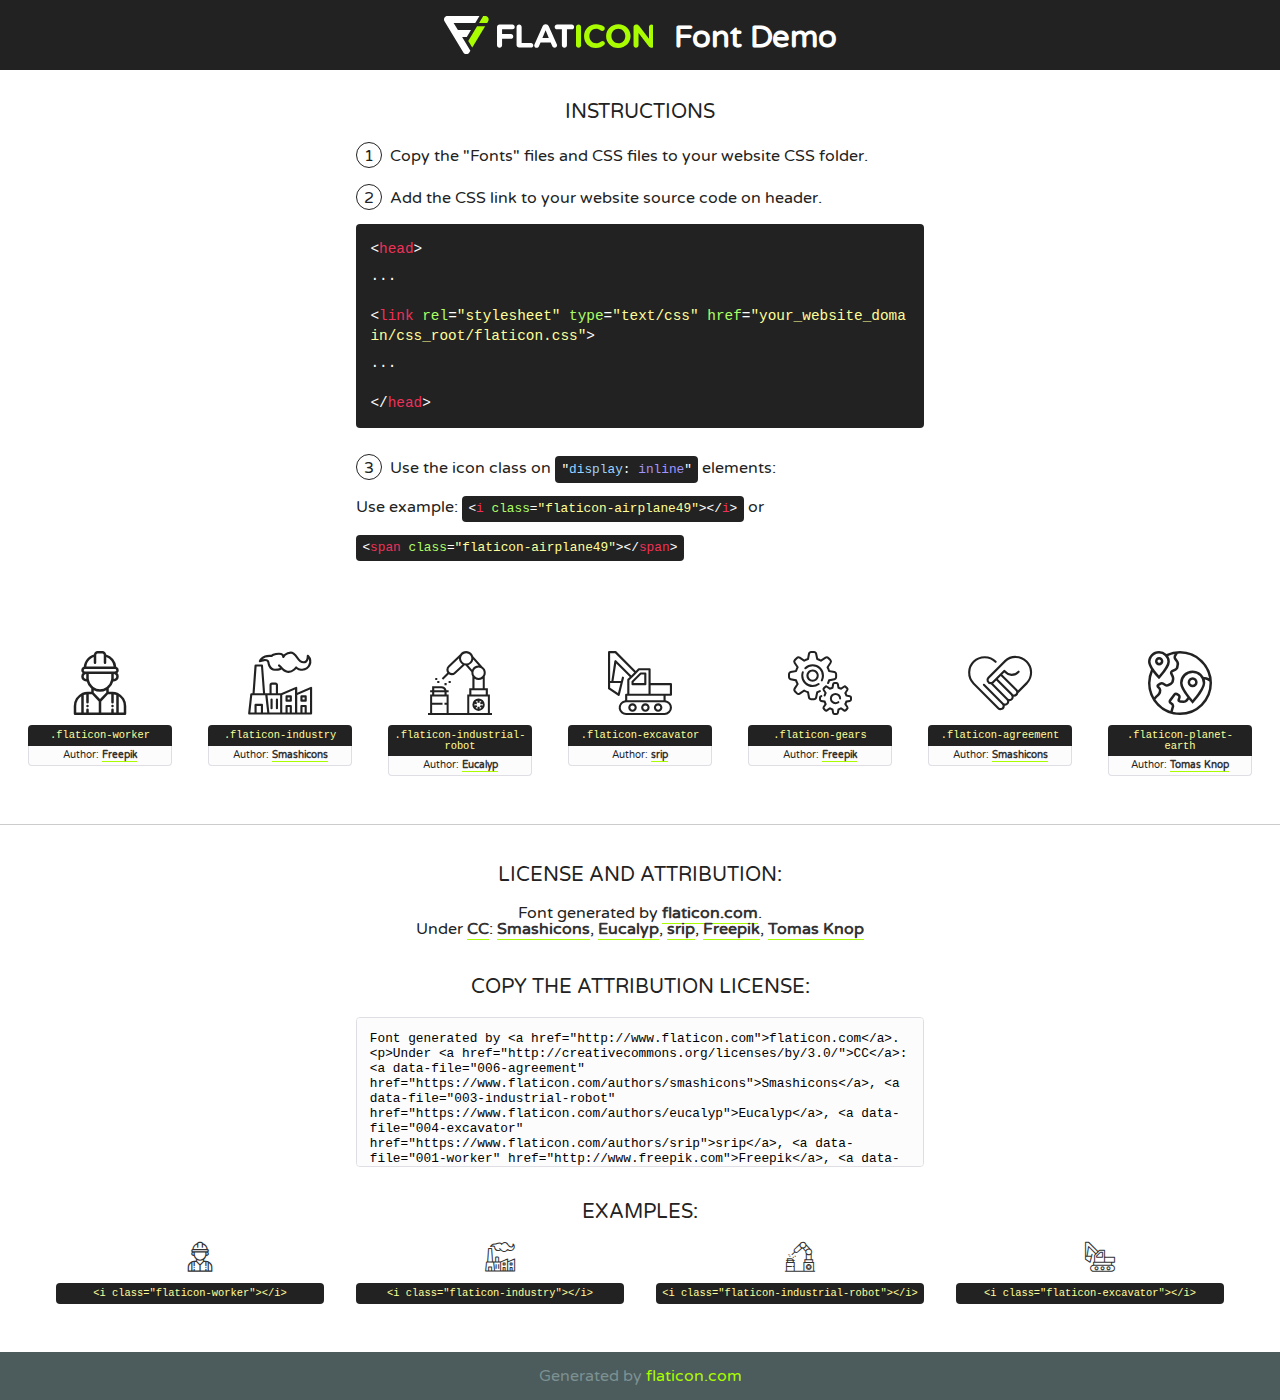
<file: fonts/flaticon/font/flaticon.html>
<!DOCTYPE html>
<!--
  Flaticon icon font: Flaticon
  Creation date: 24/09/2018 04:43
-->
<html>
<!DOCTYPE html>
<html>

<head>
    <title>Flaticon WebFont</title>
    <link href="http://fonts.googleapis.com/css?family=Varela+Round" rel="stylesheet" type="text/css" />
    <link rel="stylesheet" type="text/css" href="flaticon.css">
    <meta charset="UTF-8">
    <style>
    html, body, div, span, applet, object, iframe,
    h1, h2, h3, h4, h5, h6, p, blockquote, pre,
    a, abbr, acronym, address, big, cite, code,
    del, dfn, em, img, ins, kbd, q, s, samp,
    small, strike, strong, sub, sup, tt, var,
    b, u, i, center,
    dl, dt, dd, ol, ul, li,
    fieldset, form, label, legend,
    table, caption, tbody, tfoot, thead, tr, th, td,
    article, aside, canvas, details, embed, 
    figure, figcaption, footer, header, hgroup, 
    menu, nav, output, ruby, section, summary,
    time, mark, audio, video {
        margin: 0;
        padding: 0;
        border: 0;
        font-size: 100%;
        font: inherit;
        vertical-align: baseline;
    }
    /* HTML5 display-role reset for older browsers */
    article, aside, details, figcaption, figure, 
    footer, header, hgroup, menu, nav, section {
        display: block;
    }
    body {
        line-height: 1;
    }
    ol, ul {
        list-style: none;
    }
    blockquote, q {
        quotes: none;
    }
    blockquote:before, blockquote:after,
    q:before, q:after {
        content: '';
        content: none;
    }
    table {
        border-collapse: collapse;
        border-spacing: 0;
    }
    body {
        font-family: 'Varela Round', Helvetica, Arial, sans-serif;
        font-size: 16px;
        color: #222;
    }
    a {
        color: #333;
        border-bottom: 1px solid #a9fd00;
        font-weight: bold;
        text-decoration: none;
    }
    * {
        -moz-box-sizing: border-box;
        -webkit-box-sizing: border-box;
        box-sizing: border-box;
        margin: 0;
        padding: 0;
    }
    [class^="flaticon-"]:before, [class*=" flaticon-"]:before, [class^="flaticon-"]:after, [class*=" flaticon-"]:after {
        font-family: Flaticon;
        font-size: 30px;
        font-style: normal;
        margin-left: 20px;
        color: #333;
    }
    .wrapper {
        max-width: 600px;
        margin: auto;
        padding: 0 1em;
    }
    .title {
        font-size: 1.25em;
        text-align: center;
        margin-bottom: 1em;
        text-transform: uppercase;
    }
    header {
        text-align: center;
        background-color: #222;
        color: #fff;
        padding: 1em;
    }
    header .logo {
        width: 210px;
        height: 38px;
        display: inline-block;
        vertical-align: middle;
        margin-right: 1em;
        border: none;
    }
    header strong {
        font-size: 1.95em;
        font-weight: bold;
        vertical-align: middle;
        margin-top: 5px;
        display: inline-block;
    }
    .demo {
        margin: 2em auto;
        line-height: 1.25em;
    }
    .demo ul li {
        margin-bottom: 1em;
    }
    .demo ul li .num {
        color: #222;
        border-radius: 20px;
        display: inline-block;
        width: 26px;
        padding: 3px;
        height: 26px;
        text-align: center;
        margin-right: 0.5em;
        border: 1px solid #222;
    }
    .demo ul li code {
        background-color: #222;
        border-radius: 4px;
        padding: 0.25em 0.5em;
        display: inline-block;
        color: #fff;
        font-family: Consolas,Monaco,Lucida Console,Liberation Mono,DejaVu Sans Mono,Bitstream Vera Sans Mono,Courier New, monospace;
        font-weight: lighter;
        margin-top: 1em;
        font-size: 0.8em;
        word-break: break-all;
    }
    .demo ul li code.big {
        padding: 1em;
        font-size: 0.9em;
    }
    .demo ul li code .red {
        color: #EF3159;
    }
    .demo ul li code .green {
        color: #ACFF65;
    }
    .demo ul li code .yellow {
        color: #FFFF99;
    }
    .demo ul li code .blue {
        color: #99D3FF;
    }
    .demo ul li code .purple {
        color: #A295FF;
    }
    .demo ul li code .dots {
        margin-top: 0.5em;
        display: block;
    }
    #glyphs {
        border-bottom: 1px solid #ccc;
        padding: 2em 0;
        text-align: center;
    }
    .glyph {
        display: inline-block;
        width: 9em;
        margin: 1em;
        text-align: center;
        vertical-align: top;
        background: #FFF;
    }
    .glyph .glyph-icon {
        padding: 10px;
        display: block;
        font-family:"Flaticon";
        font-size: 64px;
        line-height: 1;
    }
    .glyph .glyph-icon:before {
        font-size: 64px;
        color: #222;
        margin-left: 0;
    }
    .class-name {
        font-size: 0.65em;
        background-color: #222;
        color: #fff;
        border-radius: 4px 4px 0 0;
        padding: 0.5em;
        color: #FFFF99;
        font-family: Consolas,Monaco,Lucida Console,Liberation Mono,DejaVu Sans Mono,Bitstream Vera Sans Mono,Courier New, monospace;
    }
    .author-name {
        font-size: 0.6em;
        background-color: #fcfcfd;
        border: 1px solid #DEDEE4;
        border-top: 0;
        border-radius: 0 0 4px 4px;
        padding: 0.5em;
    }
    .class-name:last-child {
        font-size: 10px;
        color:#888;
    }
    .class-name:last-child a {
        font-size: 10px;
        color:#555;
    }
    .class-name:last-child a:hover {
        color:#a9fd00;
    }
    .glyph > input {
        display: block;
        width: 100px;
        margin: 5px auto;
        text-align: center;
        font-size: 12px;
        cursor: text;
    }
    .glyph > input.icon-input {
        font-family:"Flaticon";
        font-size: 16px;
        margin-bottom: 10px;
    }
    .attribution .title {
        margin-top: 2em;
    }
    .attribution textarea {
        background-color: #fcfcfd;
        padding: 1em;
        border: none;
        box-shadow: none;
        border: 1px solid #DEDEE4;
        border-radius: 4px;
        resize: none;
        width: 100%;
        height: 150px;
        font-size: 0.8em;
        font-family: Consolas,Monaco,Lucida Console,Liberation Mono,DejaVu Sans Mono,Bitstream Vera Sans Mono,Courier New, monospace;
        -webkit-appearance: none;
    }
    .iconsuse {
        margin: 2em auto;
        text-align: center;
        max-width: 1200px;
    }
    .iconsuse:after {
        content: '';
        display: table;
        clear: both;
    }
    .iconsuse .image {
        float: left;
        width: 25%;
        padding: 0 1em;
    }
    .iconsuse .image p {
        margin-bottom: 1em;
    }
    .iconsuse .image span {
        display: block;
        font-size: 0.65em;
        background-color: #222;
        color: #fff;
        border-radius: 4px;
        padding: 0.5em;
        color: #FFFF99;
        margin-top: 1em;
        font-family: Consolas,Monaco,Lucida Console,Liberation Mono,DejaVu Sans Mono,Bitstream Vera Sans Mono,Courier New, monospace;
    }
    #footer {
        text-align: center;
        background-color: #4C5B5C;
        color: #7c9192;
        padding: 1em;
    }
    #footer a {
        border: none;
        color: #a9fd00;
        font-weight: normal;
    }
    @media (max-width: 960px) {
        .iconsuse .image {
            width: 50%;
        }
    }
    @media (max-width: 560px) {
        .iconsuse .image {
            width: 100%;
        }
    }
    </style>
</head>

<body class="characters-off">

    <header>
        <a href="http://www.flaticon.com" target="_blank" class="logo">
            <svg version="1.1" xmlns="http://www.w3.org/2000/svg" xmlns:xlink="http://www.w3.org/1999/xlink" xmlns:a="http://ns.adobe.com/AdobeSVGViewerExtensions/3.0/" viewBox="0 0 560.875 102.036" enable-background="new 0 0 560.875 102.036" xml:space="preserve">
                <defs>
                </defs>
                <g>
                    <g class="letters">
                        <path fill="#ffffff" d="M141.596,29.675c0-3.777,2.985-6.767,6.764-6.767h34.438c3.426,0,6.15,2.728,6.15,6.15
                        c0,3.43-2.724,6.149-6.15,6.149h-27.674v13.091h23.719c3.429,0,6.151,2.724,6.151,6.15c0,3.43-2.723,6.149-6.151,6.149h-23.719
                        v17.574c0,3.773-2.986,6.761-6.764,6.761c-3.779,0-6.764-2.989-6.764-6.761V29.675z"></path>
                        <path fill="#ffffff" d="M193.844,29.149c0-3.781,2.985-6.767,6.764-6.767c3.776,0,6.763,2.985,6.763,6.767v42.957h25.039
                        c3.426,0,6.149,2.726,6.149,6.153c0,3.425-2.723,6.15-6.149,6.15h-31.802c-3.779,0-6.764-2.986-6.764-6.768V29.149z"></path>
                        <path fill="#ffffff" d="M241.891,75.71l21.438-48.407c1.492-3.341,4.215-5.357,7.906-5.357h0.792
                        c3.686,0,6.323,2.017,7.815,5.357l21.439,48.407c0.436,0.967,0.701,1.845,0.701,2.723c0,3.602-2.809,6.501-6.414,6.501
                        c-3.161,0-5.269-1.845-6.499-4.655l-4.132-9.661h-27.059l-4.301,10.102c-1.144,2.631-3.426,4.214-6.237,4.214
                        c-3.517,0-6.24-2.81-6.24-6.325C241.1,77.64,241.451,76.677,241.891,75.71z M279.932,58.666l-8.521-20.297l-8.526,20.297H279.932
                        z"></path>
                        <path fill="#ffffff" d="M314.864,35.387H301.86c-3.429,0-6.239-2.813-6.239-6.238c0-3.429,2.811-6.24,6.239-6.24h39.533
                        c3.426,0,6.237,2.811,6.237,6.24c0,3.425-2.811,6.238-6.237,6.238h-13.001v42.785c0,3.773-2.99,6.761-6.764,6.761
                        c-3.779,0-6.764-2.989-6.764-6.761V35.387z"></path>
                        <path fill="#A9FD00" d="M352.615,29.149c0-3.781,2.985-6.767,6.767-6.767c3.774,0,6.761,2.985,6.761,6.767v49.024
                        c0,3.773-2.987,6.761-6.761,6.761c-3.781,0-6.767-2.989-6.767-6.761V29.149z"></path>
                        <path fill="#A9FD00" d="M374.132,53.836v-0.179c0-17.481,13.178-31.801,32.065-31.801c9.22,0,15.459,2.458,20.557,6.238
                        c1.402,1.054,2.637,2.985,2.637,5.357c0,3.692-2.985,6.59-6.681,6.59c-1.845,0-3.071-0.702-4.044-1.319
                        c-3.776-2.813-7.729-4.393-12.562-4.393c-10.364,0-17.831,8.611-17.831,19.154v0.173c0,10.542,7.291,19.329,17.831,19.329
                        c5.715,0,9.492-1.756,13.359-4.834c1.049-0.874,2.458-1.491,4.039-1.491c3.429,0,6.325,2.813,6.325,6.236
                        c0,2.106-1.056,3.78-2.282,4.834c-5.539,4.834-12.036,7.733-21.878,7.733C387.572,85.464,374.132,71.493,374.132,53.836z"></path>
                        <path fill="#A9FD00" d="M433.009,53.836v-0.179c0-17.481,13.79-31.801,32.766-31.801c18.981,0,32.592,14.143,32.592,31.628v0.173
                        c0,17.483-13.785,31.807-32.769,31.807C446.625,85.464,433.009,71.32,433.009,53.836z M484.224,53.836v-0.179
                        c0-10.539-7.725-19.326-18.626-19.326c-10.893,0-18.449,8.611-18.449,19.154v0.173c0,10.542,7.73,19.329,18.626,19.329
                        C476.676,72.986,484.224,64.378,484.224,53.836z"></path>
                        <path fill="#A9FD00" d="M506.233,29.321c0-3.774,2.99-6.763,6.767-6.763h1.401c3.252,0,5.183,1.583,7.029,3.953l26.093,34.265
                        V29.059c0-3.692,2.99-6.677,6.681-6.677c3.683,0,6.671,2.985,6.671,6.677v48.934c0,3.78-2.987,6.765-6.764,6.765h-0.436
                        c-3.257,0-5.188-1.581-7.034-3.953l-27.056-35.492v32.944c0,3.687-2.985,6.676-6.678,6.676c-3.683,0-6.673-2.989-6.673-6.676
                        V29.321z"></path>
                    </g>
                    <g class="insignia">
                        <path fill="#ffffff" d="M48.372,56.137h12.517l11.156-18.537H37.186L25.688,18.539h57.825L94.668,0H9.271
                        C5.925,0,2.842,1.801,1.198,4.716c-1.644,2.907-1.593,6.482,0.134,9.343l50.38,83.501c1.678,2.781,4.689,4.476,7.938,4.476
                        c3.246,0,6.257-1.695,7.935-4.476l2.898-4.804L48.372,56.137z"></path>
                        <g class="i">
                            <path fill="#A9FD00" d="M93.575,18.539h0.031v0.004l21.652,0.004l2.705-4.488c1.727-2.861,1.778-6.436,0.133-9.343
                            C116.454,1.801,113.371,0,110.026,0h-5.294L93.575,18.539z"></path>
                            <polygon fill="#A9FD00" points="88.291,27.356 64.725,66.486 75.519,84.404 109.942,27.356"></polygon>
                        </g>
                    </g>
                </g>
            </svg>
        </a>
        <strong>Font Demo</strong>
    </header>


    <section class="demo wrapper">

        <p class="title">Instructions</p>

        <ul>
            <li>
                <span class="num">1</span>Copy the "Fonts" files and CSS files to your website CSS folder.
            </li>
            <li>
                <span class="num">2</span>Add the CSS link to your website source code on header.
                <code class="big">
                    &lt;<span class="red">head</span>&gt;
                    <br/><span class="dots">...</span>
                    <br/>&lt;<span class="red">link</span> <span class="green">rel</span>=<span class="yellow">"stylesheet"</span> <span class="green">type</span>=<span class="yellow">"text/css"</span> <span class="green">href</span>=<span class="yellow">"your_website_domain/css_root/flaticon.css"</span>&gt;
                    <br/><span class="dots">...</span>
                    <br/>&lt;/<span class="red">head</span>&gt;
                </code>
            </li>

            <li>
                <p>
                    <span class="num">3</span>Use the icon class on <code>"<span class="blue">display</span>:<span class="purple"> inline</span>"</code> elements:
                    <br />
                    Use example: <code>&lt;<span class="red">i</span> <span class="green">class</span>=<span class="yellow">&quot;flaticon-airplane49&quot;</span>&gt;&lt;/<span class="red">i</span>&gt;</code> or <code>&lt;<span class="red">span</span> <span class="green">class</span>=<span class="yellow">&quot;flaticon-airplane49&quot;</span>&gt;&lt;/<span class="red">span</span>&gt;</code>
            </li>
        </ul>

    </section>




   <section id="glyphs">          
    
      
        <div class="glyph"><div class="glyph-icon flaticon-worker"></div>
            <div class="class-name">.flaticon-worker</div>
            <div class="author-name">Author: <a data-file="001-worker" href="http://www.freepik.com">Freepik</a> </div> 
        </div>        
        
        <div class="glyph"><div class="glyph-icon flaticon-industry"></div>
            <div class="class-name">.flaticon-industry</div>
            <div class="author-name">Author: <a data-file="002-industry" href="https://www.flaticon.com/authors/smashicons">Smashicons</a> </div> 
        </div>        
        
        <div class="glyph"><div class="glyph-icon flaticon-industrial-robot"></div>
            <div class="class-name">.flaticon-industrial-robot</div>
            <div class="author-name">Author: <a data-file="003-industrial-robot" href="https://www.flaticon.com/authors/eucalyp">Eucalyp</a> </div> 
        </div>        
        
        <div class="glyph"><div class="glyph-icon flaticon-excavator"></div>
            <div class="class-name">.flaticon-excavator</div>
            <div class="author-name">Author: <a data-file="004-excavator" href="https://www.flaticon.com/authors/srip">srip</a> </div> 
        </div>        
        
        <div class="glyph"><div class="glyph-icon flaticon-gears"></div>
            <div class="class-name">.flaticon-gears</div>
            <div class="author-name">Author: <a data-file="005-gears" href="http://www.freepik.com">Freepik</a> </div> 
        </div>        
        
        <div class="glyph"><div class="glyph-icon flaticon-agreement"></div>
            <div class="class-name">.flaticon-agreement</div>
            <div class="author-name">Author: <a data-file="006-agreement" href="https://www.flaticon.com/authors/smashicons">Smashicons</a> </div> 
        </div>        
        
        <div class="glyph"><div class="glyph-icon flaticon-planet-earth"></div>
            <div class="class-name">.flaticon-planet-earth</div>
            <div class="author-name">Author: <a data-file="007-planet-earth" href="https://www.flaticon.com/authors/tomas-knop">Tomas Knop</a> </div> 
        </div>        
        

    </section>



    <section class="attribution wrapper"   style="text-align:center;">

      <div class="title">License and attribution:</div><div class="attrDiv">Font generated by <a href="http://www.flaticon.com">flaticon.com</a>. <div><p>Under <a href="http://creativecommons.org/licenses/by/3.0/">CC</a>: <a data-file="006-agreement" href="https://www.flaticon.com/authors/smashicons">Smashicons</a>, <a data-file="003-industrial-robot" href="https://www.flaticon.com/authors/eucalyp">Eucalyp</a>, <a data-file="004-excavator" href="https://www.flaticon.com/authors/srip">srip</a>, <a data-file="001-worker" href="http://www.freepik.com">Freepik</a>, <a data-file="007-planet-earth" href="https://www.flaticon.com/authors/tomas-knop">Tomas Knop</a></p>  </div>
      </div>
      <div class="title">Copy the Attribution License:</div>

    <textarea onclick="this.focus();this.select();">Font generated by &lt;a href=&quot;http://www.flaticon.com&quot;&gt;flaticon.com&lt;/a&gt;. <p>Under <a href="http://creativecommons.org/licenses/by/3.0/">CC</a>: <a data-file="006-agreement" href="https://www.flaticon.com/authors/smashicons">Smashicons</a>, <a data-file="003-industrial-robot" href="https://www.flaticon.com/authors/eucalyp">Eucalyp</a>, <a data-file="004-excavator" href="https://www.flaticon.com/authors/srip">srip</a>, <a data-file="001-worker" href="http://www.freepik.com">Freepik</a>, <a data-file="007-planet-earth" href="https://www.flaticon.com/authors/tomas-knop">Tomas Knop</a></p>  
     </textarea>

    </section>

    <section class="iconsuse">

          <div class="title">Examples:</div>            
             
            <div class="image">
                <p>
                    <i class="glyph-icon flaticon-worker"></i> 
                    <span>&lt;i class=&quot;flaticon-worker&quot;&gt;&lt;/i&gt;</span>
                </p>
            </div>
            
            <div class="image">
                <p>
                    <i class="glyph-icon flaticon-industry"></i> 
                    <span>&lt;i class=&quot;flaticon-industry&quot;&gt;&lt;/i&gt;</span>
                </p>
            </div>
            
            <div class="image">
                <p>
                    <i class="glyph-icon flaticon-industrial-robot"></i> 
                    <span>&lt;i class=&quot;flaticon-industrial-robot&quot;&gt;&lt;/i&gt;</span>
                </p>
            </div>
            
            <div class="image">
                <p>
                    <i class="glyph-icon flaticon-excavator"></i> 
                    <span>&lt;i class=&quot;flaticon-excavator&quot;&gt;&lt;/i&gt;</span>
                </p>
            </div>
                       
        </div>
                            
    </section>

<div id="footer">
    <div>Generated by <a href="http://www.flaticon.com">flaticon.com</a>
    </div>
</div>



</body>
</html>
</file>
<file: fonts/icomoon/style.css>
@font-face {
  font-family: 'icomoon';
  src:  url('fonts/icomoon.eot?10si43');
  src:  url('fonts/icomoon.eot?10si43#iefix') format('embedded-opentype'),
    url('fonts/icomoon.ttf?10si43') format('truetype'),
    url('fonts/icomoon.woff?10si43') format('woff'),
    url('fonts/icomoon.svg?10si43#icomoon') format('svg');
  font-weight: normal;
  font-style: normal;
}

[class^="icon-"], [class*=" icon-"] {
  font-family: 'icomoon' !important;
  speak: none;
  font-style: normal;
  font-weight: normal;
  font-variant: normal;
  text-transform: none;
  line-height: 1;
  -webkit-font-smoothing: antialiased;
  -moz-osx-font-smoothing: grayscale;
}

.icon-asterisk:before {
  content: "\f069";
}
.icon-plus:before {
  content: "\f067";
}
.icon-question:before {
  content: "\f128";
}
.icon-minus:before {
  content: "\f068";
}
.icon-glass:before {
  content: "\f000";
}
.icon-music:before {
  content: "\f001";
}
.icon-search:before {
  content: "\f002";
}
.icon-envelope-o:before {
  content: "\f003";
}
.icon-heart:before {
  content: "\f004";
}
.icon-star:before {
  content: "\f005";
}
.icon-star-o:before {
  content: "\f006";
}
.icon-user:before {
  content: "\f007";
}
.icon-film:before {
  content: "\f008";
}
.icon-th-large:before {
  content: "\f009";
}
.icon-th:before {
  content: "\f00a";
}
.icon-th-list:before {
  content: "\f00b";
}
.icon-check:before {
  content: "\f00c";
}
.icon-close:before {
  content: "\f00d";
}
.icon-remove:before {
  content: "\f00d";
}
.icon-times:before {
  content: "\f00d";
}
.icon-search-plus:before {
  content: "\f00e";
}
.icon-search-minus:before {
  content: "\f010";
}
.icon-power-off:before {
  content: "\f011";
}
.icon-signal:before {
  content: "\f012";
}
.icon-cog:before {
  content: "\f013";
}
.icon-gear:before {
  content: "\f013";
}
.icon-trash-o:before {
  content: "\f014";
}
.icon-home:before {
  content: "\f015";
}
.icon-file-o:before {
  content: "\f016";
}
.icon-clock-o:before {
  content: "\f017";
}
.icon-road:before {
  content: "\f018";
}
.icon-download:before {
  content: "\f019";
}
.icon-arrow-circle-o-down:before {
  content: "\f01a";
}
.icon-arrow-circle-o-up:before {
  content: "\f01b";
}
.icon-inbox:before {
  content: "\f01c";
}
.icon-play-circle-o:before {
  content: "\f01d";
}
.icon-repeat:before {
  content: "\f01e";
}
.icon-rotate-right:before {
  content: "\f01e";
}
.icon-refresh:before {
  content: "\f021";
}
.icon-list-alt:before {
  content: "\f022";
}
.icon-lock:before {
  content: "\f023";
}
.icon-flag:before {
  content: "\f024";
}
.icon-headphones:before {
  content: "\f025";
}
.icon-volume-off:before {
  content: "\f026";
}
.icon-volume-down:before {
  content: "\f027";
}
.icon-volume-up:before {
  content: "\f028";
}
.icon-qrcode:before {
  content: "\f029";
}
.icon-barcode:before {
  content: "\f02a";
}
.icon-tag:before {
  content: "\f02b";
}
.icon-tags:before {
  content: "\f02c";
}
.icon-book:before {
  content: "\f02d";
}
.icon-bookmark:before {
  content: "\f02e";
}
.icon-print:before {
  content: "\f02f";
}
.icon-camera:before {
  content: "\f030";
}
.icon-font:before {
  content: "\f031";
}
.icon-bold:before {
  content: "\f032";
}
.icon-italic:before {
  content: "\f033";
}
.icon-text-height:before {
  content: "\f034";
}
.icon-text-width:before {
  content: "\f035";
}
.icon-align-left:before {
  content: "\f036";
}
.icon-align-center:before {
  content: "\f037";
}
.icon-align-right:before {
  content: "\f038";
}
.icon-align-justify:before {
  content: "\f039";
}
.icon-list:before {
  content: "\f03a";
}
.icon-dedent:before {
  content: "\f03b";
}
.icon-outdent:before {
  content: "\f03b";
}
.icon-indent:before {
  content: "\f03c";
}
.icon-video-camera:before {
  content: "\f03d";
}
.icon-image:before {
  content: "\f03e";
}
.icon-photo:before {
  content: "\f03e";
}
.icon-picture-o:before {
  content: "\f03e";
}
.icon-pencil:before {
  content: "\f040";
}
.icon-map-marker:before {
  content: "\f041";
}
.icon-adjust:before {
  content: "\f042";
}
.icon-tint:before {
  content: "\f043";
}
.icon-edit:before {
  content: "\f044";
}
.icon-pencil-square-o:before {
  content: "\f044";
}
.icon-share-square-o:before {
  content: "\f045";
}
.icon-check-square-o:before {
  content: "\f046";
}
.icon-arrows:before {
  content: "\f047";
}
.icon-step-backward:before {
  content: "\f048";
}
.icon-fast-backward:before {
  content: "\f049";
}
.icon-backward:before {
  content: "\f04a";
}
.icon-play:before {
  content: "\f04b";
}
.icon-pause:before {
  content: "\f04c";
}
.icon-stop:before {
  content: "\f04d";
}
.icon-forward:before {
  content: "\f04e";
}
.icon-fast-forward:before {
  content: "\f050";
}
.icon-step-forward:before {
  content: "\f051";
}
.icon-eject:before {
  content: "\f052";
}
.icon-chevron-left:before {
  content: "\f053";
}
.icon-chevron-right:before {
  content: "\f054";
}
.icon-plus-circle:before {
  content: "\f055";
}
.icon-minus-circle:before {
  content: "\f056";
}
.icon-times-circle:before {
  content: "\f057";
}
.icon-check-circle:before {
  content: "\f058";
}
.icon-question-circle:before {
  content: "\f059";
}
.icon-info-circle:before {
  content: "\f05a";
}
.icon-crosshairs:before {
  content: "\f05b";
}
.icon-times-circle-o:before {
  content: "\f05c";
}
.icon-check-circle-o:before {
  content: "\f05d";
}
.icon-ban:before {
  content: "\f05e";
}
.icon-arrow-left:before {
  content: "\f060";
}
.icon-arrow-right:before {
  content: "\f061";
}
.icon-arrow-up:before {
  content: "\f062";
}
.icon-arrow-down:before {
  content: "\f063";
}
.icon-mail-forward:before {
  content: "\f064";
}
.icon-share:before {
  content: "\f064";
}
.icon-expand:before {
  content: "\f065";
}
.icon-compress:before {
  content: "\f066";
}
.icon-exclamation-circle:before {
  content: "\f06a";
}
.icon-gift:before {
  content: "\f06b";
}
.icon-leaf:before {
  content: "\f06c";
}
.icon-fire:before {
  content: "\f06d";
}
.icon-eye:before {
  content: "\f06e";
}
.icon-eye-slash:before {
  content: "\f070";
}
.icon-exclamation-triangle:before {
  content: "\f071";
}
.icon-warning:before {
  content: "\f071";
}
.icon-plane:before {
  content: "\f072";
}
.icon-calendar:before {
  content: "\f073";
}
.icon-random:before {
  content: "\f074";
}
.icon-comment:before {
  content: "\f075";
}
.icon-magnet:before {
  content: "\f076";
}
.icon-chevron-up:before {
  content: "\f077";
}
.icon-chevron-down:before {
  content: "\f078";
}
.icon-retweet:before {
  content: "\f079";
}
.icon-shopping-cart:before {
  content: "\f07a";
}
.icon-folder:before {
  content: "\f07b";
}
.icon-folder-open:before {
  content: "\f07c";
}
.icon-arrows-v:before {
  content: "\f07d";
}
.icon-arrows-h:before {
  content: "\f07e";
}
.icon-bar-chart:before {
  content: "\f080";
}
.icon-bar-chart-o:before {
  content: "\f080";
}
.icon-twitter-square:before {
  content: "\f081";
}
.icon-facebook-square:before {
  content: "\f082";
}
.icon-camera-retro:before {
  content: "\f083";
}
.icon-key:before {
  content: "\f084";
}
.icon-cogs:before {
  content: "\f085";
}
.icon-gears:before {
  content: "\f085";
}
.icon-comments:before {
  content: "\f086";
}
.icon-thumbs-o-up:before {
  content: "\f087";
}
.icon-thumbs-o-down:before {
  content: "\f088";
}
.icon-star-half:before {
  content: "\f089";
}
.icon-heart-o:before {
  content: "\f08a";
}
.icon-sign-out:before {
  content: "\f08b";
}
.icon-linkedin-square:before {
  content: "\f08c";
}
.icon-thumb-tack:before {
  content: "\f08d";
}
.icon-external-link:before {
  content: "\f08e";
}
.icon-sign-in:before {
  content: "\f090";
}
.icon-trophy:before {
  content: "\f091";
}
.icon-github-square:before {
  content: "\f092";
}
.icon-upload:before {
  content: "\f093";
}
.icon-lemon-o:before {
  content: "\f094";
}
.icon-phone:before {
  content: "\f095";
}
.icon-square-o:before {
  content: "\f096";
}
.icon-bookmark-o:before {
  content: "\f097";
}
.icon-phone-square:before {
  content: "\f098";
}
.icon-twitter:before {
  content: "\f099";
}
.icon-facebook:before {
  content: "\f09a";
}
.icon-facebook-f:before {
  content: "\f09a";
}
.icon-github:before {
  content: "\f09b";
}
.icon-unlock:before {
  content: "\f09c";
}
.icon-credit-card:before {
  content: "\f09d";
}
.icon-feed:before {
  content: "\f09e";
}
.icon-rss:before {
  content: "\f09e";
}
.icon-hdd-o:before {
  content: "\f0a0";
}
.icon-bullhorn:before {
  content: "\f0a1";
}
.icon-bell-o:before {
  content: "\f0a2";
}
.icon-certificate:before {
  content: "\f0a3";
}
.icon-hand-o-right:before {
  content: "\f0a4";
}
.icon-hand-o-left:before {
  content: "\f0a5";
}
.icon-hand-o-up:before {
  content: "\f0a6";
}
.icon-hand-o-down:before {
  content: "\f0a7";
}
.icon-arrow-circle-left:before {
  content: "\f0a8";
}
.icon-arrow-circle-right:before {
  content: "\f0a9";
}
.icon-arrow-circle-up:before {
  content: "\f0aa";
}
.icon-arrow-circle-down:before {
  content: "\f0ab";
}
.icon-globe:before {
  content: "\f0ac";
}
.icon-wrench:before {
  content: "\f0ad";
}
.icon-tasks:before {
  content: "\f0ae";
}
.icon-filter:before {
  content: "\f0b0";
}
.icon-briefcase:before {
  content: "\f0b1";
}
.icon-arrows-alt:before {
  content: "\f0b2";
}
.icon-group:before {
  content: "\f0c0";
}
.icon-users:before {
  content: "\f0c0";
}
.icon-chain:before {
  content: "\f0c1";
}
.icon-link:before {
  content: "\f0c1";
}
.icon-cloud:before {
  content: "\f0c2";
}
.icon-flask:before {
  content: "\f0c3";
}
.icon-cut:before {
  content: "\f0c4";
}
.icon-scissors:before {
  content: "\f0c4";
}
.icon-copy:before {
  content: "\f0c5";
}
.icon-files-o:before {
  content: "\f0c5";
}
.icon-paperclip:before {
  content: "\f0c6";
}
.icon-floppy-o:before {
  content: "\f0c7";
}
.icon-save:before {
  content: "\f0c7";
}
.icon-square:before {
  content: "\f0c8";
}
.icon-bars:before {
  content: "\f0c9";
}
.icon-navicon:before {
  content: "\f0c9";
}
.icon-reorder:before {
  content: "\f0c9";
}
.icon-list-ul:before {
  content: "\f0ca";
}
.icon-list-ol:before {
  content: "\f0cb";
}
.icon-strikethrough:before {
  content: "\f0cc";
}
.icon-underline:before {
  content: "\f0cd";
}
.icon-table:before {
  content: "\f0ce";
}
.icon-magic:before {
  content: "\f0d0";
}
.icon-truck:before {
  content: "\f0d1";
}
.icon-pinterest:before {
  content: "\f0d2";
}
.icon-pinterest-square:before {
  content: "\f0d3";
}
.icon-google-plus-square:before {
  content: "\f0d4";
}
.icon-google-plus:before {
  content: "\f0d5";
}
.icon-money:before {
  content: "\f0d6";
}
.icon-caret-down:before {
  content: "\f0d7";
}
.icon-caret-up:before {
  content: "\f0d8";
}
.icon-caret-left:before {
  content: "\f0d9";
}
.icon-caret-right:before {
  content: "\f0da";
}
.icon-columns:before {
  content: "\f0db";
}
.icon-sort:before {
  content: "\f0dc";
}
.icon-unsorted:before {
  content: "\f0dc";
}
.icon-sort-desc:before {
  content: "\f0dd";
}
.icon-sort-down:before {
  content: "\f0dd";
}
.icon-sort-asc:before {
  content: "\f0de";
}
.icon-sort-up:before {
  content: "\f0de";
}
.icon-envelope:before {
  content: "\f0e0";
}
.icon-linkedin:before {
  content: "\f0e1";
}
.icon-rotate-left:before {
  content: "\f0e2";
}
.icon-undo:before {
  content: "\f0e2";
}
.icon-gavel:before {
  content: "\f0e3";
}
.icon-legal:before {
  content: "\f0e3";
}
.icon-dashboard:before {
  content: "\f0e4";
}
.icon-tachometer:before {
  content: "\f0e4";
}
.icon-comment-o:before {
  content: "\f0e5";
}
.icon-comments-o:before {
  content: "\f0e6";
}
.icon-bolt:before {
  content: "\f0e7";
}
.icon-flash:before {
  content: "\f0e7";
}
.icon-sitemap:before {
  content: "\f0e8";
}
.icon-umbrella:before {
  content: "\f0e9";
}
.icon-clipboard:before {
  content: "\f0ea";
}
.icon-paste:before {
  content: "\f0ea";
}
.icon-lightbulb-o:before {
  content: "\f0eb";
}
.icon-exchange:before {
  content: "\f0ec";
}
.icon-cloud-download:before {
  content: "\f0ed";
}
.icon-cloud-upload:before {
  content: "\f0ee";
}
.icon-user-md:before {
  content: "\f0f0";
}
.icon-stethoscope:before {
  content: "\f0f1";
}
.icon-suitcase:before {
  content: "\f0f2";
}
.icon-bell:before {
  content: "\f0f3";
}
.icon-coffee:before {
  content: "\f0f4";
}
.icon-cutlery:before {
  content: "\f0f5";
}
.icon-file-text-o:before {
  content: "\f0f6";
}
.icon-building-o:before {
  content: "\f0f7";
}
.icon-hospital-o:before {
  content: "\f0f8";
}
.icon-ambulance:before {
  content: "\f0f9";
}
.icon-medkit:before {
  content: "\f0fa";
}
.icon-fighter-jet:before {
  content: "\f0fb";
}
.icon-beer:before {
  content: "\f0fc";
}
.icon-h-square:before {
  content: "\f0fd";
}
.icon-plus-square:before {
  content: "\f0fe";
}
.icon-angle-double-left:before {
  content: "\f100";
}
.icon-angle-double-right:before {
  content: "\f101";
}
.icon-angle-double-up:before {
  content: "\f102";
}
.icon-angle-double-down:before {
  content: "\f103";
}
.icon-angle-left:before {
  content: "\f104";
}
.icon-angle-right:before {
  content: "\f105";
}
.icon-angle-up:before {
  content: "\f106";
}
.icon-angle-down:before {
  content: "\f107";
}
.icon-desktop:before {
  content: "\f108";
}
.icon-laptop:before {
  content: "\f109";
}
.icon-tablet:before {
  content: "\f10a";
}
.icon-mobile:before {
  content: "\f10b";
}
.icon-mobile-phone:before {
  content: "\f10b";
}
.icon-circle-o:before {
  content: "\f10c";
}
.icon-quote-left:before {
  content: "\f10d";
}
.icon-quote-right:before {
  content: "\f10e";
}
.icon-spinner:before {
  content: "\f110";
}
.icon-circle:before {
  content: "\f111";
}
.icon-mail-reply:before {
  content: "\f112";
}
.icon-reply:before {
  content: "\f112";
}
.icon-github-alt:before {
  content: "\f113";
}
.icon-folder-o:before {
  content: "\f114";
}
.icon-folder-open-o:before {
  content: "\f115";
}
.icon-smile-o:before {
  content: "\f118";
}
.icon-frown-o:before {
  content: "\f119";
}
.icon-meh-o:before {
  content: "\f11a";
}
.icon-gamepad:before {
  content: "\f11b";
}
.icon-keyboard-o:before {
  content: "\f11c";
}
.icon-flag-o:before {
  content: "\f11d";
}
.icon-flag-checkered:before {
  content: "\f11e";
}
.icon-terminal:before {
  content: "\f120";
}
.icon-code:before {
  content: "\f121";
}
.icon-mail-reply-all:before {
  content: "\f122";
}
.icon-reply-all:before {
  content: "\f122";
}
.icon-star-half-empty:before {
  content: "\f123";
}
.icon-star-half-full:before {
  content: "\f123";
}
.icon-star-half-o:before {
  content: "\f123";
}
.icon-location-arrow:before {
  content: "\f124";
}
.icon-crop:before {
  content: "\f125";
}
.icon-code-fork:before {
  content: "\f126";
}
.icon-chain-broken:before {
  content: "\f127";
}
.icon-unlink:before {
  content: "\f127";
}
.icon-info:before {
  content: "\f129";
}
.icon-exclamation:before {
  content: "\f12a";
}
.icon-superscript:before {
  content: "\f12b";
}
.icon-subscript:before {
  content: "\f12c";
}
.icon-eraser:before {
  content: "\f12d";
}
.icon-puzzle-piece:before {
  content: "\f12e";
}
.icon-microphone:before {
  content: "\f130";
}
.icon-microphone-slash:before {
  content: "\f131";
}
.icon-shield:before {
  content: "\f132";
}
.icon-calendar-o:before {
  content: "\f133";
}
.icon-fire-extinguisher:before {
  content: "\f134";
}
.icon-rocket:before {
  content: "\f135";
}
.icon-maxcdn:before {
  content: "\f136";
}
.icon-chevron-circle-left:before {
  content: "\f137";
}
.icon-chevron-circle-right:before {
  content: "\f138";
}
.icon-chevron-circle-up:before {
  content: "\f139";
}
.icon-chevron-circle-down:before {
  content: "\f13a";
}
.icon-html5:before {
  content: "\f13b";
}
.icon-css3:before {
  content: "\f13c";
}
.icon-anchor:before {
  content: "\f13d";
}
.icon-unlock-alt:before {
  content: "\f13e";
}
.icon-bullseye:before {
  content: "\f140";
}
.icon-ellipsis-h:before {
  content: "\f141";
}
.icon-ellipsis-v:before {
  content: "\f142";
}
.icon-rss-square:before {
  content: "\f143";
}
.icon-play-circle:before {
  content: "\f144";
}
.icon-ticket:before {
  content: "\f145";
}
.icon-minus-square:before {
  content: "\f146";
}
.icon-minus-square-o:before {
  content: "\f147";
}
.icon-level-up:before {
  content: "\f148";
}
.icon-level-down:before {
  content: "\f149";
}
.icon-check-square:before {
  content: "\f14a";
}
.icon-pencil-square:before {
  content: "\f14b";
}
.icon-external-link-square:before {
  content: "\f14c";
}
.icon-share-square:before {
  content: "\f14d";
}
.icon-compass:before {
  content: "\f14e";
}
.icon-caret-square-o-down:before {
  content: "\f150";
}
.icon-toggle-down:before {
  content: "\f150";
}
.icon-caret-square-o-up:before {
  content: "\f151";
}
.icon-toggle-up:before {
  content: "\f151";
}
.icon-caret-square-o-right:before {
  content: "\f152";
}
.icon-toggle-right:before {
  content: "\f152";
}
.icon-eur:before {
  content: "\f153";
}
.icon-euro:before {
  content: "\f153";
}
.icon-gbp:before {
  content: "\f154";
}
.icon-dollar:before {
  content: "\f155";
}
.icon-usd:before {
  content: "\f155";
}
.icon-inr:before {
  content: "\f156";
}
.icon-rupee:before {
  content: "\f156";
}
.icon-cny:before {
  content: "\f157";
}
.icon-jpy:before {
  content: "\f157";
}
.icon-rmb:before {
  content: "\f157";
}
.icon-yen:before {
  content: "\f157";
}
.icon-rouble:before {
  content: "\f158";
}
.icon-rub:before {
  content: "\f158";
}
.icon-ruble:before {
  content: "\f158";
}
.icon-krw:before {
  content: "\f159";
}
.icon-won:before {
  content: "\f159";
}
.icon-bitcoin:before {
  content: "\f15a";
}
.icon-btc:before {
  content: "\f15a";
}
.icon-file:before {
  content: "\f15b";
}
.icon-file-text:before {
  content: "\f15c";
}
.icon-sort-alpha-asc:before {
  content: "\f15d";
}
.icon-sort-alpha-desc:before {
  content: "\f15e";
}
.icon-sort-amount-asc:before {
  content: "\f160";
}
.icon-sort-amount-desc:before {
  content: "\f161";
}
.icon-sort-numeric-asc:before {
  content: "\f162";
}
.icon-sort-numeric-desc:before {
  content: "\f163";
}
.icon-thumbs-up:before {
  content: "\f164";
}
.icon-thumbs-down:before {
  content: "\f165";
}
.icon-youtube-square:before {
  content: "\f166";
}
.icon-youtube:before {
  content: "\f167";
}
.icon-xing:before {
  content: "\f168";
}
.icon-xing-square:before {
  content: "\f169";
}
.icon-youtube-play:before {
  content: "\f16a";
}
.icon-dropbox:before {
  content: "\f16b";
}
.icon-stack-overflow:before {
  content: "\f16c";
}
.icon-instagram:before {
  content: "\f16d";
}
.icon-flickr:before {
  content: "\f16e";
}
.icon-adn:before {
  content: "\f170";
}
.icon-bitbucket:before {
  content: "\f171";
}
.icon-bitbucket-square:before {
  content: "\f172";
}
.icon-tumblr:before {
  content: "\f173";
}
.icon-tumblr-square:before {
  content: "\f174";
}
.icon-long-arrow-down:before {
  content: "\f175";
}
.icon-long-arrow-up:before {
  content: "\f176";
}
.icon-long-arrow-left:before {
  content: "\f177";
}
.icon-long-arrow-right:before {
  content: "\f178";
}
.icon-apple:before {
  content: "\f179";
}
.icon-windows:before {
  content: "\f17a";
}
.icon-android:before {
  content: "\f17b";
}
.icon-linux:before {
  content: "\f17c";
}
.icon-dribbble:before {
  content: "\f17d";
}
.icon-skype:before {
  content: "\f17e";
}
.icon-foursquare:before {
  content: "\f180";
}
.icon-trello:before {
  content: "\f181";
}
.icon-female:before {
  content: "\f182";
}
.icon-male:before {
  content: "\f183";
}
.icon-gittip:before {
  content: "\f184";
}
.icon-gratipay:before {
  content: "\f184";
}
.icon-sun-o:before {
  content: "\f185";
}
.icon-moon-o:before {
  content: "\f186";
}
.icon-archive:before {
  content: "\f187";
}
.icon-bug:before {
  content: "\f188";
}
.icon-vk:before {
  content: "\f189";
}
.icon-weibo:before {
  content: "\f18a";
}
.icon-renren:before {
  content: "\f18b";
}
.icon-pagelines:before {
  content: "\f18c";
}
.icon-stack-exchange:before {
  content: "\f18d";
}
.icon-arrow-circle-o-right:before {
  content: "\f18e";
}
.icon-arrow-circle-o-left:before {
  content: "\f190";
}
.icon-caret-square-o-left:before {
  content: "\f191";
}
.icon-toggle-left:before {
  content: "\f191";
}
.icon-dot-circle-o:before {
  content: "\f192";
}
.icon-wheelchair:before {
  content: "\f193";
}
.icon-vimeo-square:before {
  content: "\f194";
}
.icon-try:before {
  content: "\f195";
}
.icon-turkish-lira:before {
  content: "\f195";
}
.icon-plus-square-o:before {
  content: "\f196";
}
.icon-space-shuttle:before {
  content: "\f197";
}
.icon-slack:before {
  content: "\f198";
}
.icon-envelope-square:before {
  content: "\f199";
}
.icon-wordpress:before {
  content: "\f19a";
}
.icon-openid:before {
  content: "\f19b";
}
.icon-bank:before {
  content: "\f19c";
}
.icon-institution:before {
  content: "\f19c";
}
.icon-university:before {
  content: "\f19c";
}
.icon-graduation-cap:before {
  content: "\f19d";
}
.icon-mortar-board:before {
  content: "\f19d";
}
.icon-yahoo:before {
  content: "\f19e";
}
.icon-google:before {
  content: "\f1a0";
}
.icon-reddit:before {
  content: "\f1a1";
}
.icon-reddit-square:before {
  content: "\f1a2";
}
.icon-stumbleupon-circle:before {
  content: "\f1a3";
}
.icon-stumbleupon:before {
  content: "\f1a4";
}
.icon-delicious:before {
  content: "\f1a5";
}
.icon-digg:before {
  content: "\f1a6";
}
.icon-pied-piper-pp:before {
  content: "\f1a7";
}
.icon-pied-piper-alt:before {
  content: "\f1a8";
}
.icon-drupal:before {
  content: "\f1a9";
}
.icon-joomla:before {
  content: "\f1aa";
}
.icon-language:before {
  content: "\f1ab";
}
.icon-fax:before {
  content: "\f1ac";
}
.icon-building:before {
  content: "\f1ad";
}
.icon-child:before {
  content: "\f1ae";
}
.icon-paw:before {
  content: "\f1b0";
}
.icon-spoon:before {
  content: "\f1b1";
}
.icon-cube:before {
  content: "\f1b2";
}
.icon-cubes:before {
  content: "\f1b3";
}
.icon-behance:before {
  content: "\f1b4";
}
.icon-behance-square:before {
  content: "\f1b5";
}
.icon-steam:before {
  content: "\f1b6";
}
.icon-steam-square:before {
  content: "\f1b7";
}
.icon-recycle:before {
  content: "\f1b8";
}
.icon-automobile:before {
  content: "\f1b9";
}
.icon-car:before {
  content: "\f1b9";
}
.icon-cab:before {
  content: "\f1ba";
}
.icon-taxi:before {
  content: "\f1ba";
}
.icon-tree:before {
  content: "\f1bb";
}
.icon-spotify:before {
  content: "\f1bc";
}
.icon-deviantart:before {
  content: "\f1bd";
}
.icon-soundcloud:before {
  content: "\f1be";
}
.icon-database:before {
  content: "\f1c0";
}
.icon-file-pdf-o:before {
  content: "\f1c1";
}
.icon-file-word-o:before {
  content: "\f1c2";
}
.icon-file-excel-o:before {
  content: "\f1c3";
}
.icon-file-powerpoint-o:before {
  content: "\f1c4";
}
.icon-file-image-o:before {
  content: "\f1c5";
}
.icon-file-photo-o:before {
  content: "\f1c5";
}
.icon-file-picture-o:before {
  content: "\f1c5";
}
.icon-file-archive-o:before {
  content: "\f1c6";
}
.icon-file-zip-o:before {
  content: "\f1c6";
}
.icon-file-audio-o:before {
  content: "\f1c7";
}
.icon-file-sound-o:before {
  content: "\f1c7";
}
.icon-file-movie-o:before {
  content: "\f1c8";
}
.icon-file-video-o:before {
  content: "\f1c8";
}
.icon-file-code-o:before {
  content: "\f1c9";
}
.icon-vine:before {
  content: "\f1ca";
}
.icon-codepen:before {
  content: "\f1cb";
}
.icon-jsfiddle:before {
  content: "\f1cc";
}
.icon-life-bouy:before {
  content: "\f1cd";
}
.icon-life-buoy:before {
  content: "\f1cd";
}
.icon-life-ring:before {
  content: "\f1cd";
}
.icon-life-saver:before {
  content: "\f1cd";
}
.icon-support:before {
  content: "\f1cd";
}
.icon-circle-o-notch:before {
  content: "\f1ce";
}
.icon-ra:before {
  content: "\f1d0";
}
.icon-rebel:before {
  content: "\f1d0";
}
.icon-resistance:before {
  content: "\f1d0";
}
.icon-empire:before {
  content: "\f1d1";
}
.icon-ge:before {
  content: "\f1d1";
}
.icon-git-square:before {
  content: "\f1d2";
}
.icon-git:before {
  content: "\f1d3";
}
.icon-hacker-news:before {
  content: "\f1d4";
}
.icon-y-combinator-square:before {
  content: "\f1d4";
}
.icon-yc-square:before {
  content: "\f1d4";
}
.icon-tencent-weibo:before {
  content: "\f1d5";
}
.icon-qq:before {
  content: "\f1d6";
}
.icon-wechat:before {
  content: "\f1d7";
}
.icon-weixin:before {
  content: "\f1d7";
}
.icon-paper-plane:before {
  content: "\f1d8";
}
.icon-send:before {
  content: "\f1d8";
}
.icon-paper-plane-o:before {
  content: "\f1d9";
}
.icon-send-o:before {
  content: "\f1d9";
}
.icon-history:before {
  content: "\f1da";
}
.icon-circle-thin:before {
  content: "\f1db";
}
.icon-header:before {
  content: "\f1dc";
}
.icon-paragraph:before {
  content: "\f1dd";
}
.icon-sliders:before {
  content: "\f1de";
}
.icon-share-alt:before {
  content: "\f1e0";
}
.icon-share-alt-square:before {
  content: "\f1e1";
}
.icon-bomb:before {
  content: "\f1e2";
}
.icon-futbol-o:before {
  content: "\f1e3";
}
.icon-soccer-ball-o:before {
  content: "\f1e3";
}
.icon-tty:before {
  content: "\f1e4";
}
.icon-binoculars:before {
  content: "\f1e5";
}
.icon-plug:before {
  content: "\f1e6";
}
.icon-slideshare:before {
  content: "\f1e7";
}
.icon-twitch:before {
  content: "\f1e8";
}
.icon-yelp:before {
  content: "\f1e9";
}
.icon-newspaper-o:before {
  content: "\f1ea";
}
.icon-wifi:before {
  content: "\f1eb";
}
.icon-calculator:before {
  content: "\f1ec";
}
.icon-paypal:before {
  content: "\f1ed";
}
.icon-google-wallet:before {
  content: "\f1ee";
}
.icon-cc-visa:before {
  content: "\f1f0";
}
.icon-cc-mastercard:before {
  content: "\f1f1";
}
.icon-cc-discover:before {
  content: "\f1f2";
}
.icon-cc-amex:before {
  content: "\f1f3";
}
.icon-cc-paypal:before {
  content: "\f1f4";
}
.icon-cc-stripe:before {
  content: "\f1f5";
}
.icon-bell-slash:before {
  content: "\f1f6";
}
.icon-bell-slash-o:before {
  content: "\f1f7";
}
.icon-trash:before {
  content: "\f1f8";
}
.icon-copyright:before {
  content: "\f1f9";
}
.icon-at:before {
  content: "\f1fa";
}
.icon-eyedropper:before {
  content: "\f1fb";
}
.icon-paint-brush:before {
  content: "\f1fc";
}
.icon-birthday-cake:before {
  content: "\f1fd";
}
.icon-area-chart:before {
  content: "\f1fe";
}
.icon-pie-chart:before {
  content: "\f200";
}
.icon-line-chart:before {
  content: "\f201";
}
.icon-lastfm:before {
  content: "\f202";
}
.icon-lastfm-square:before {
  content: "\f203";
}
.icon-toggle-off:before {
  content: "\f204";
}
.icon-toggle-on:before {
  content: "\f205";
}
.icon-bicycle:before {
  content: "\f206";
}
.icon-bus:before {
  content: "\f207";
}
.icon-ioxhost:before {
  content: "\f208";
}
.icon-angellist:before {
  content: "\f209";
}
.icon-cc:before {
  content: "\f20a";
}
.icon-ils:before {
  content: "\f20b";
}
.icon-shekel:before {
  content: "\f20b";
}
.icon-sheqel:before {
  content: "\f20b";
}
.icon-meanpath:before {
  content: "\f20c";
}
.icon-buysellads:before {
  content: "\f20d";
}
.icon-connectdevelop:before {
  content: "\f20e";
}
.icon-dashcube:before {
  content: "\f210";
}
.icon-forumbee:before {
  content: "\f211";
}
.icon-leanpub:before {
  content: "\f212";
}
.icon-sellsy:before {
  content: "\f213";
}
.icon-shirtsinbulk:before {
  content: "\f214";
}
.icon-simplybuilt:before {
  content: "\f215";
}
.icon-skyatlas:before {
  content: "\f216";
}
.icon-cart-plus:before {
  content: "\f217";
}
.icon-cart-arrow-down:before {
  content: "\f218";
}
.icon-diamond:before {
  content: "\f219";
}
.icon-ship:before {
  content: "\f21a";
}
.icon-user-secret:before {
  content: "\f21b";
}
.icon-motorcycle:before {
  content: "\f21c";
}
.icon-street-view:before {
  content: "\f21d";
}
.icon-heartbeat:before {
  content: "\f21e";
}
.icon-venus:before {
  content: "\f221";
}
.icon-mars:before {
  content: "\f222";
}
.icon-mercury:before {
  content: "\f223";
}
.icon-intersex:before {
  content: "\f224";
}
.icon-transgender:before {
  content: "\f224";
}
.icon-transgender-alt:before {
  content: "\f225";
}
.icon-venus-double:before {
  content: "\f226";
}
.icon-mars-double:before {
  content: "\f227";
}
.icon-venus-mars:before {
  content: "\f228";
}
.icon-mars-stroke:before {
  content: "\f229";
}
.icon-mars-stroke-v:before {
  content: "\f22a";
}
.icon-mars-stroke-h:before {
  content: "\f22b";
}
.icon-neuter:before {
  content: "\f22c";
}
.icon-genderless:before {
  content: "\f22d";
}
.icon-facebook-official:before {
  content: "\f230";
}
.icon-pinterest-p:before {
  content: "\f231";
}
.icon-whatsapp:before {
  content: "\f232";
}
.icon-server:before {
  content: "\f233";
}
.icon-user-plus:before {
  content: "\f234";
}
.icon-user-times:before {
  content: "\f235";
}
.icon-bed:before {
  content: "\f236";
}
.icon-hotel:before {
  content: "\f236";
}
.icon-viacoin:before {
  content: "\f237";
}
.icon-train:before {
  content: "\f238";
}
.icon-subway:before {
  content: "\f239";
}
.icon-medium:before {
  content: "\f23a";
}
.icon-y-combinator:before {
  content: "\f23b";
}
.icon-yc:before {
  content: "\f23b";
}
.icon-optin-monster:before {
  content: "\f23c";
}
.icon-opencart:before {
  content: "\f23d";
}
.icon-expeditedssl:before {
  content: "\f23e";
}
.icon-battery:before {
  content: "\f240";
}
.icon-battery-4:before {
  content: "\f240";
}
.icon-battery-full:before {
  content: "\f240";
}
.icon-battery-3:before {
  content: "\f241";
}
.icon-battery-three-quarters:before {
  content: "\f241";
}
.icon-battery-2:before {
  content: "\f242";
}
.icon-battery-half:before {
  content: "\f242";
}
.icon-battery-1:before {
  content: "\f243";
}
.icon-battery-quarter:before {
  content: "\f243";
}
.icon-battery-0:before {
  content: "\f244";
}
.icon-battery-empty:before {
  content: "\f244";
}
.icon-mouse-pointer:before {
  content: "\f245";
}
.icon-i-cursor:before {
  content: "\f246";
}
.icon-object-group:before {
  content: "\f247";
}
.icon-object-ungroup:before {
  content: "\f248";
}
.icon-sticky-note:before {
  content: "\f249";
}
.icon-sticky-note-o:before {
  content: "\f24a";
}
.icon-cc-jcb:before {
  content: "\f24b";
}
.icon-cc-diners-club:before {
  content: "\f24c";
}
.icon-clone:before {
  content: "\f24d";
}
.icon-balance-scale:before {
  content: "\f24e";
}
.icon-hourglass-o:before {
  content: "\f250";
}
.icon-hourglass-1:before {
  content: "\f251";
}
.icon-hourglass-start:before {
  content: "\f251";
}
.icon-hourglass-2:before {
  content: "\f252";
}
.icon-hourglass-half:before {
  content: "\f252";
}
.icon-hourglass-3:before {
  content: "\f253";
}
.icon-hourglass-end:before {
  content: "\f253";
}
.icon-hourglass:before {
  content: "\f254";
}
.icon-hand-grab-o:before {
  content: "\f255";
}
.icon-hand-rock-o:before {
  content: "\f255";
}
.icon-hand-paper-o:before {
  content: "\f256";
}
.icon-hand-stop-o:before {
  content: "\f256";
}
.icon-hand-scissors-o:before {
  content: "\f257";
}
.icon-hand-lizard-o:before {
  content: "\f258";
}
.icon-hand-spock-o:before {
  content: "\f259";
}
.icon-hand-pointer-o:before {
  content: "\f25a";
}
.icon-hand-peace-o:before {
  content: "\f25b";
}
.icon-trademark:before {
  content: "\f25c";
}
.icon-registered:before {
  content: "\f25d";
}
.icon-creative-commons:before {
  content: "\f25e";
}
.icon-gg:before {
  content: "\f260";
}
.icon-gg-circle:before {
  content: "\f261";
}
.icon-tripadvisor:before {
  content: "\f262";
}
.icon-odnoklassniki:before {
  content: "\f263";
}
.icon-odnoklassniki-square:before {
  content: "\f264";
}
.icon-get-pocket:before {
  content: "\f265";
}
.icon-wikipedia-w:before {
  content: "\f266";
}
.icon-safari:before {
  content: "\f267";
}
.icon-chrome:before {
  content: "\f268";
}
.icon-firefox:before {
  content: "\f269";
}
.icon-opera:before {
  content: "\f26a";
}
.icon-internet-explorer:before {
  content: "\f26b";
}
.icon-television:before {
  content: "\f26c";
}
.icon-tv:before {
  content: "\f26c";
}
.icon-contao:before {
  content: "\f26d";
}
.icon-500px:before {
  content: "\f26e";
}
.icon-amazon:before {
  content: "\f270";
}
.icon-calendar-plus-o:before {
  content: "\f271";
}
.icon-calendar-minus-o:before {
  content: "\f272";
}
.icon-calendar-times-o:before {
  content: "\f273";
}
.icon-calendar-check-o:before {
  content: "\f274";
}
.icon-industry:before {
  content: "\f275";
}
.icon-map-pin:before {
  content: "\f276";
}
.icon-map-signs:before {
  content: "\f277";
}
.icon-map-o:before {
  content: "\f278";
}
.icon-map:before {
  content: "\f279";
}
.icon-commenting:before {
  content: "\f27a";
}
.icon-commenting-o:before {
  content: "\f27b";
}
.icon-houzz:before {
  content: "\f27c";
}
.icon-vimeo:before {
  content: "\f27d";
}
.icon-black-tie:before {
  content: "\f27e";
}
.icon-fonticons:before {
  content: "\f280";
}
.icon-reddit-alien:before {
  content: "\f281";
}
.icon-edge:before {
  content: "\f282";
}
.icon-credit-card-alt:before {
  content: "\f283";
}
.icon-codiepie:before {
  content: "\f284";
}
.icon-modx:before {
  content: "\f285";
}
.icon-fort-awesome:before {
  content: "\f286";
}
.icon-usb:before {
  content: "\f287";
}
.icon-product-hunt:before {
  content: "\f288";
}
.icon-mixcloud:before {
  content: "\f289";
}
.icon-scribd:before {
  content: "\f28a";
}
.icon-pause-circle:before {
  content: "\f28b";
}
.icon-pause-circle-o:before {
  content: "\f28c";
}
.icon-stop-circle:before {
  content: "\f28d";
}
.icon-stop-circle-o:before {
  content: "\f28e";
}
.icon-shopping-bag:before {
  content: "\f290";
}
.icon-shopping-basket:before {
  content: "\f291";
}
.icon-hashtag:before {
  content: "\f292";
}
.icon-bluetooth:before {
  content: "\f293";
}
.icon-bluetooth-b:before {
  content: "\f294";
}
.icon-percent:before {
  content: "\f295";
}
.icon-gitlab:before {
  content: "\f296";
}
.icon-wpbeginner:before {
  content: "\f297";
}
.icon-wpforms:before {
  content: "\f298";
}
.icon-envira:before {
  content: "\f299";
}
.icon-universal-access:before {
  content: "\f29a";
}
.icon-wheelchair-alt:before {
  content: "\f29b";
}
.icon-question-circle-o:before {
  content: "\f29c";
}
.icon-blind:before {
  content: "\f29d";
}
.icon-audio-description:before {
  content: "\f29e";
}
.icon-volume-control-phone:before {
  content: "\f2a0";
}
.icon-braille:before {
  content: "\f2a1";
}
.icon-assistive-listening-systems:before {
  content: "\f2a2";
}
.icon-american-sign-language-interpreting:before {
  content: "\f2a3";
}
.icon-asl-interpreting:before {
  content: "\f2a3";
}
.icon-deaf:before {
  content: "\f2a4";
}
.icon-deafness:before {
  content: "\f2a4";
}
.icon-hard-of-hearing:before {
  content: "\f2a4";
}
.icon-glide:before {
  content: "\f2a5";
}
.icon-glide-g:before {
  content: "\f2a6";
}
.icon-sign-language:before {
  content: "\f2a7";
}
.icon-signing:before {
  content: "\f2a7";
}
.icon-low-vision:before {
  content: "\f2a8";
}
.icon-viadeo:before {
  content: "\f2a9";
}
.icon-viadeo-square:before {
  content: "\f2aa";
}
.icon-snapchat:before {
  content: "\f2ab";
}
.icon-snapchat-ghost:before {
  content: "\f2ac";
}
.icon-snapchat-square:before {
  content: "\f2ad";
}
.icon-pied-piper:before {
  content: "\f2ae";
}
.icon-first-order:before {
  content: "\f2b0";
}
.icon-yoast:before {
  content: "\f2b1";
}
.icon-themeisle:before {
  content: "\f2b2";
}
.icon-google-plus-circle:before {
  content: "\f2b3";
}
.icon-google-plus-official:before {
  content: "\f2b3";
}
.icon-fa:before {
  content: "\f2b4";
}
.icon-font-awesome:before {
  content: "\f2b4";
}
.icon-handshake-o:before {
  content: "\f2b5";
}
.icon-envelope-open:before {
  content: "\f2b6";
}
.icon-envelope-open-o:before {
  content: "\f2b7";
}
.icon-linode:before {
  content: "\f2b8";
}
.icon-address-book:before {
  content: "\f2b9";
}
.icon-address-book-o:before {
  content: "\f2ba";
}
.icon-address-card:before {
  content: "\f2bb";
}
.icon-vcard:before {
  content: "\f2bb";
}
.icon-address-card-o:before {
  content: "\f2bc";
}
.icon-vcard-o:before {
  content: "\f2bc";
}
.icon-user-circle:before {
  content: "\f2bd";
}
.icon-user-circle-o:before {
  content: "\f2be";
}
.icon-user-o:before {
  content: "\f2c0";
}
.icon-id-badge:before {
  content: "\f2c1";
}
.icon-drivers-license:before {
  content: "\f2c2";
}
.icon-id-card:before {
  content: "\f2c2";
}
.icon-drivers-license-o:before {
  content: "\f2c3";
}
.icon-id-card-o:before {
  content: "\f2c3";
}
.icon-quora:before {
  content: "\f2c4";
}
.icon-free-code-camp:before {
  content: "\f2c5";
}
.icon-telegram:before {
  content: "\f2c6";
}
.icon-thermometer:before {
  content: "\f2c7";
}
.icon-thermometer-4:before {
  content: "\f2c7";
}
.icon-thermometer-full:before {
  content: "\f2c7";
}
.icon-thermometer-3:before {
  content: "\f2c8";
}
.icon-thermometer-three-quarters:before {
  content: "\f2c8";
}
.icon-thermometer-2:before {
  content: "\f2c9";
}
.icon-thermometer-half:before {
  content: "\f2c9";
}
.icon-thermometer-1:before {
  content: "\f2ca";
}
.icon-thermometer-quarter:before {
  content: "\f2ca";
}
.icon-thermometer-0:before {
  content: "\f2cb";
}
.icon-thermometer-empty:before {
  content: "\f2cb";
}
.icon-shower:before {
  content: "\f2cc";
}
.icon-bath:before {
  content: "\f2cd";
}
.icon-bathtub:before {
  content: "\f2cd";
}
.icon-s15:before {
  content: "\f2cd";
}
.icon-podcast:before {
  content: "\f2ce";
}
.icon-window-maximize:before {
  content: "\f2d0";
}
.icon-window-minimize:before {
  content: "\f2d1";
}
.icon-window-restore:before {
  content: "\f2d2";
}
.icon-times-rectangle:before {
  content: "\f2d3";
}
.icon-window-close:before {
  content: "\f2d3";
}
.icon-times-rectangle-o:before {
  content: "\f2d4";
}
.icon-window-close-o:before {
  content: "\f2d4";
}
.icon-bandcamp:before {
  content: "\f2d5";
}
.icon-grav:before {
  content: "\f2d6";
}
.icon-etsy:before {
  content: "\f2d7";
}
.icon-imdb:before {
  content: "\f2d8";
}
.icon-ravelry:before {
  content: "\f2d9";
}
.icon-eercast:before {
  content: "\f2da";
}
.icon-microchip:before {
  content: "\f2db";
}
.icon-snowflake-o:before {
  content: "\f2dc";
}
.icon-superpowers:before {
  content: "\f2dd";
}
.icon-wpexplorer:before {
  content: "\f2de";
}
.icon-meetup:before {
  content: "\f2e0";
}
.icon-3d_rotation:before {
  content: "\e84d";
}
.icon-ac_unit:before {
  content: "\eb3b";
}
.icon-alarm:before {
  content: "\e855";
}
.icon-access_alarms:before {
  content: "\e191";
}
.icon-schedule:before {
  content: "\e8b5";
}
.icon-accessibility:before {
  content: "\e84e";
}
.icon-accessible:before {
  content: "\e914";
}
.icon-account_balance:before {
  content: "\e84f";
}
.icon-account_balance_wallet:before {
  content: "\e850";
}
.icon-account_box:before {
  content: "\e851";
}
.icon-account_circle:before {
  content: "\e853";
}
.icon-adb:before {
  content: "\e60e";
}
.icon-add:before {
  content: "\e145";
}
.icon-add_a_photo:before {
  content: "\e439";
}
.icon-alarm_add:before {
  content: "\e856";
}
.icon-add_alert:before {
  content: "\e003";
}
.icon-add_box:before {
  content: "\e146";
}
.icon-add_circle:before {
  content: "\e147";
}
.icon-control_point:before {
  content: "\e3ba";
}
.icon-add_location:before {
  content: "\e567";
}
.icon-add_shopping_cart:before {
  content: "\e854";
}
.icon-queue:before {
  content: "\e03c";
}
.icon-add_to_queue:before {
  content: "\e05c";
}
.icon-adjust2:before {
  content: "\e39e";
}
.icon-airline_seat_flat:before {
  content: "\e630";
}
.icon-airline_seat_flat_angled:before {
  content: "\e631";
}
.icon-airline_seat_individual_suite:before {
  content: "\e632";
}
.icon-airline_seat_legroom_extra:before {
  content: "\e633";
}
.icon-airline_seat_legroom_normal:before {
  content: "\e634";
}
.icon-airline_seat_legroom_reduced:before {
  content: "\e635";
}
.icon-airline_seat_recline_extra:before {
  content: "\e636";
}
.icon-airline_seat_recline_normal:before {
  content: "\e637";
}
.icon-flight:before {
  content: "\e539";
}
.icon-airplanemode_inactive:before {
  content: "\e194";
}
.icon-airplay:before {
  content: "\e055";
}
.icon-airport_shuttle:before {
  content: "\eb3c";
}
.icon-alarm_off:before {
  content: "\e857";
}
.icon-alarm_on:before {
  content: "\e858";
}
.icon-album:before {
  content: "\e019";
}
.icon-all_inclusive:before {
  content: "\eb3d";
}
.icon-all_out:before {
  content: "\e90b";
}
.icon-android2:before {
  content: "\e859";
}
.icon-announcement:before {
  content: "\e85a";
}
.icon-apps:before {
  content: "\e5c3";
}
.icon-archive2:before {
  content: "\e149";
}
.icon-arrow_back:before {
  content: "\e5c4";
}
.icon-arrow_downward:before {
  content: "\e5db";
}
.icon-arrow_drop_down:before {
  content: "\e5c5";
}
.icon-arrow_drop_down_circle:before {
  content: "\e5c6";
}
.icon-arrow_drop_up:before {
  content: "\e5c7";
}
.icon-arrow_forward:before {
  content: "\e5c8";
}
.icon-arrow_upward:before {
  content: "\e5d8";
}
.icon-art_track:before {
  content: "\e060";
}
.icon-aspect_ratio:before {
  content: "\e85b";
}
.icon-poll:before {
  content: "\e801";
}
.icon-assignment:before {
  content: "\e85d";
}
.icon-assignment_ind:before {
  content: "\e85e";
}
.icon-assignment_late:before {
  content: "\e85f";
}
.icon-assignment_return:before {
  content: "\e860";
}
.icon-assignment_returned:before {
  content: "\e861";
}
.icon-assignment_turned_in:before {
  content: "\e862";
}
.icon-assistant:before {
  content: "\e39f";
}
.icon-flag2:before {
  content: "\e153";
}
.icon-attach_file:before {
  content: "\e226";
}
.icon-attach_money:before {
  content: "\e227";
}
.icon-attachment:before {
  content: "\e2bc";
}
.icon-audiotrack:before {
  content: "\e3a1";
}
.icon-autorenew:before {
  content: "\e863";
}
.icon-av_timer:before {
  content: "\e01b";
}
.icon-backspace:before {
  content: "\e14a";
}
.icon-cloud_upload:before {
  content: "\e2c3";
}
.icon-battery_alert:before {
  content: "\e19c";
}
.icon-battery_charging_full:before {
  content: "\e1a3";
}
.icon-battery_std:before {
  content: "\e1a5";
}
.icon-battery_unknown:before {
  content: "\e1a6";
}
.icon-beach_access:before {
  content: "\eb3e";
}
.icon-beenhere:before {
  content: "\e52d";
}
.icon-block:before {
  content: "\e14b";
}
.icon-bluetooth2:before {
  content: "\e1a7";
}
.icon-bluetooth_searching:before {
  content: "\e1aa";
}
.icon-bluetooth_connected:before {
  content: "\e1a8";
}
.icon-bluetooth_disabled:before {
  content: "\e1a9";
}
.icon-blur_circular:before {
  content: "\e3a2";
}
.icon-blur_linear:before {
  content: "\e3a3";
}
.icon-blur_off:before {
  content: "\e3a4";
}
.icon-blur_on:before {
  content: "\e3a5";
}
.icon-class:before {
  content: "\e86e";
}
.icon-turned_in:before {
  content: "\e8e6";
}
.icon-turned_in_not:before {
  content: "\e8e7";
}
.icon-border_all:before {
  content: "\e228";
}
.icon-border_bottom:before {
  content: "\e229";
}
.icon-border_clear:before {
  content: "\e22a";
}
.icon-border_color:before {
  content: "\e22b";
}
.icon-border_horizontal:before {
  content: "\e22c";
}
.icon-border_inner:before {
  content: "\e22d";
}
.icon-border_left:before {
  content: "\e22e";
}
.icon-border_outer:before {
  content: "\e22f";
}
.icon-border_right:before {
  content: "\e230";
}
.icon-border_style:before {
  content: "\e231";
}
.icon-border_top:before {
  content: "\e232";
}
.icon-border_vertical:before {
  content: "\e233";
}
.icon-branding_watermark:before {
  content: "\e06b";
}
.icon-brightness_1:before {
  content: "\e3a6";
}
.icon-brightness_2:before {
  content: "\e3a7";
}
.icon-brightness_3:before {
  content: "\e3a8";
}
.icon-brightness_4:before {
  content: "\e3a9";
}
.icon-brightness_low:before {
  content: "\e1ad";
}
.icon-brightness_medium:before {
  content: "\e1ae";
}
.icon-brightness_high:before {
  content: "\e1ac";
}
.icon-brightness_auto:before {
  content: "\e1ab";
}
.icon-broken_image:before {
  content: "\e3ad";
}
.icon-brush:before {
  content: "\e3ae";
}
.icon-bubble_chart:before {
  content: "\e6dd";
}
.icon-bug_report:before {
  content: "\e868";
}
.icon-build:before {
  content: "\e869";
}
.icon-burst_mode:before {
  content: "\e43c";
}
.icon-domain:before {
  content: "\e7ee";
}
.icon-business_center:before {
  content: "\eb3f";
}
.icon-cached:before {
  content: "\e86a";
}
.icon-cake:before {
  content: "\e7e9";
}
.icon-phone2:before {
  content: "\e0cd";
}
.icon-call_end:before {
  content: "\e0b1";
}
.icon-call_made:before {
  content: "\e0b2";
}
.icon-merge_type:before {
  content: "\e252";
}
.icon-call_missed:before {
  content: "\e0b4";
}
.icon-call_missed_outgoing:before {
  content: "\e0e4";
}
.icon-call_received:before {
  content: "\e0b5";
}
.icon-call_split:before {
  content: "\e0b6";
}
.icon-call_to_action:before {
  content: "\e06c";
}
.icon-camera2:before {
  content: "\e3af";
}
.icon-photo_camera:before {
  content: "\e412";
}
.icon-camera_enhance:before {
  content: "\e8fc";
}
.icon-camera_front:before {
  content: "\e3b1";
}
.icon-camera_rear:before {
  content: "\e3b2";
}
.icon-camera_roll:before {
  content: "\e3b3";
}
.icon-cancel:before {
  content: "\e5c9";
}
.icon-redeem:before {
  content: "\e8b1";
}
.icon-card_membership:before {
  content: "\e8f7";
}
.icon-card_travel:before {
  content: "\e8f8";
}
.icon-casino:before {
  content: "\eb40";
}
.icon-cast:before {
  content: "\e307";
}
.icon-cast_connected:before {
  content: "\e308";
}
.icon-center_focus_strong:before {
  content: "\e3b4";
}
.icon-center_focus_weak:before {
  content: "\e3b5";
}
.icon-change_history:before {
  content: "\e86b";
}
.icon-chat:before {
  content: "\e0b7";
}
.icon-chat_bubble:before {
  content: "\e0ca";
}
.icon-chat_bubble_outline:before {
  content: "\e0cb";
}
.icon-check2:before {
  content: "\e5ca";
}
.icon-check_box:before {
  content: "\e834";
}
.icon-check_box_outline_blank:before {
  content: "\e835";
}
.icon-check_circle:before {
  content: "\e86c";
}
.icon-navigate_before:before {
  content: "\e408";
}
.icon-navigate_next:before {
  content: "\e409";
}
.icon-child_care:before {
  content: "\eb41";
}
.icon-child_friendly:before {
  content: "\eb42";
}
.icon-chrome_reader_mode:before {
  content: "\e86d";
}
.icon-close2:before {
  content: "\e5cd";
}
.icon-clear_all:before {
  content: "\e0b8";
}
.icon-closed_caption:before {
  content: "\e01c";
}
.icon-wb_cloudy:before {
  content: "\e42d";
}
.icon-cloud_circle:before {
  content: "\e2be";
}
.icon-cloud_done:before {
  content: "\e2bf";
}
.icon-cloud_download:before {
  content: "\e2c0";
}
.icon-cloud_off:before {
  content: "\e2c1";
}
.icon-cloud_queue:before {
  content: "\e2c2";
}
.icon-code2:before {
  content: "\e86f";
}
.icon-photo_library:before {
  content: "\e413";
}
.icon-collections_bookmark:before {
  content: "\e431";
}
.icon-palette:before {
  content: "\e40a";
}
.icon-colorize:before {
  content: "\e3b8";
}
.icon-comment2:before {
  content: "\e0b9";
}
.icon-compare:before {
  content: "\e3b9";
}
.icon-compare_arrows:before {
  content: "\e915";
}
.icon-laptop2:before {
  content: "\e31e";
}
.icon-confirmation_number:before {
  content: "\e638";
}
.icon-contact_mail:before {
  content: "\e0d0";
}
.icon-contact_phone:before {
  content: "\e0cf";
}
.icon-contacts:before {
  content: "\e0ba";
}
.icon-content_copy:before {
  content: "\e14d";
}
.icon-content_cut:before {
  content: "\e14e";
}
.icon-content_paste:before {
  content: "\e14f";
}
.icon-control_point_duplicate:before {
  content: "\e3bb";
}
.icon-copyright2:before {
  content: "\e90c";
}
.icon-mode_edit:before {
  content: "\e254";
}
.icon-create_new_folder:before {
  content: "\e2cc";
}
.icon-payment:before {
  content: "\e8a1";
}
.icon-crop2:before {
  content: "\e3be";
}
.icon-crop_16_9:before {
  content: "\e3bc";
}
.icon-crop_3_2:before {
  content: "\e3bd";
}
.icon-crop_landscape:before {
  content: "\e3c3";
}
.icon-crop_7_5:before {
  content: "\e3c0";
}
.icon-crop_din:before {
  content: "\e3c1";
}
.icon-crop_free:before {
  content: "\e3c2";
}
.icon-crop_original:before {
  content: "\e3c4";
}
.icon-crop_portrait:before {
  content: "\e3c5";
}
.icon-crop_rotate:before {
  content: "\e437";
}
.icon-crop_square:before {
  content: "\e3c6";
}
.icon-dashboard2:before {
  content: "\e871";
}
.icon-data_usage:before {
  content: "\e1af";
}
.icon-date_range:before {
  content: "\e916";
}
.icon-dehaze:before {
  content: "\e3c7";
}
.icon-delete:before {
  content: "\e872";
}
.icon-delete_forever:before {
  content: "\e92b";
}
.icon-delete_sweep:before {
  content: "\e16c";
}
.icon-description:before {
  content: "\e873";
}
.icon-desktop_mac:before {
  content: "\e30b";
}
.icon-desktop_windows:before {
  content: "\e30c";
}
.icon-details:before {
  content: "\e3c8";
}
.icon-developer_board:before {
  content: "\e30d";
}
.icon-developer_mode:before {
  content: "\e1b0";
}
.icon-device_hub:before {
  content: "\e335";
}
.icon-phonelink:before {
  content: "\e326";
}
.icon-devices_other:before {
  content: "\e337";
}
.icon-dialer_sip:before {
  content: "\e0bb";
}
.icon-dialpad:before {
  content: "\e0bc";
}
.icon-directions:before {
  content: "\e52e";
}
.icon-directions_bike:before {
  content: "\e52f";
}
.icon-directions_boat:before {
  content: "\e532";
}
.icon-directions_bus:before {
  content: "\e530";
}
.icon-directions_car:before {
  content: "\e531";
}
.icon-directions_railway:before {
  content: "\e534";
}
.icon-directions_run:before {
  content: "\e566";
}
.icon-directions_transit:before {
  content: "\e535";
}
.icon-directions_walk:before {
  content: "\e536";
}
.icon-disc_full:before {
  content: "\e610";
}
.icon-dns:before {
  content: "\e875";
}
.icon-not_interested:before {
  content: "\e033";
}
.icon-do_not_disturb_alt:before {
  content: "\e611";
}
.icon-do_not_disturb_off:before {
  content: "\e643";
}
.icon-remove_circle:before {
  content: "\e15c";
}
.icon-dock:before {
  content: "\e30e";
}
.icon-done:before {
  content: "\e876";
}
.icon-done_all:before {
  content: "\e877";
}
.icon-donut_large:before {
  content: "\e917";
}
.icon-donut_small:before {
  content: "\e918";
}
.icon-drafts:before {
  content: "\e151";
}
.icon-drag_handle:before {
  content: "\e25d";
}
.icon-time_to_leave:before {
  content: "\e62c";
}
.icon-dvr:before {
  content: "\e1b2";
}
.icon-edit_location:before {
  content: "\e568";
}
.icon-eject2:before {
  content: "\e8fb";
}
.icon-markunread:before {
  content: "\e159";
}
.icon-enhanced_encryption:before {
  content: "\e63f";
}
.icon-equalizer:before {
  content: "\e01d";
}
.icon-error:before {
  content: "\e000";
}
.icon-error_outline:before {
  content: "\e001";
}
.icon-euro_symbol:before {
  content: "\e926";
}
.icon-ev_station:before {
  content: "\e56d";
}
.icon-insert_invitation:before {
  content: "\e24f";
}
.icon-event_available:before {
  content: "\e614";
}
.icon-event_busy:before {
  content: "\e615";
}
.icon-event_note:before {
  content: "\e616";
}
.icon-event_seat:before {
  content: "\e903";
}
.icon-exit_to_app:before {
  content: "\e879";
}
.icon-expand_less:before {
  content: "\e5ce";
}
.icon-expand_more:before {
  content: "\e5cf";
}
.icon-explicit:before {
  content: "\e01e";
}
.icon-explore:before {
  content: "\e87a";
}
.icon-exposure:before {
  content: "\e3ca";
}
.icon-exposure_neg_1:before {
  content: "\e3cb";
}
.icon-exposure_neg_2:before {
  content: "\e3cc";
}
.icon-exposure_plus_1:before {
  content: "\e3cd";
}
.icon-exposure_plus_2:before {
  content: "\e3ce";
}
.icon-exposure_zero:before {
  content: "\e3cf";
}
.icon-extension:before {
  content: "\e87b";
}
.icon-face:before {
  content: "\e87c";
}
.icon-fast_forward:before {
  content: "\e01f";
}
.icon-fast_rewind:before {
  content: "\e020";
}
.icon-favorite:before {
  content: "\e87d";
}
.icon-favorite_border:before {
  content: "\e87e";
}
.icon-featured_play_list:before {
  content: "\e06d";
}
.icon-featured_video:before {
  content: "\e06e";
}
.icon-sms_failed:before {
  content: "\e626";
}
.icon-fiber_dvr:before {
  content: "\e05d";
}
.icon-fiber_manual_record:before {
  content: "\e061";
}
.icon-fiber_new:before {
  content: "\e05e";
}
.icon-fiber_pin:before {
  content: "\e06a";
}
.icon-fiber_smart_record:before {
  content: "\e062";
}
.icon-get_app:before {
  content: "\e884";
}
.icon-file_upload:before {
  content: "\e2c6";
}
.icon-filter2:before {
  content: "\e3d3";
}
.icon-filter_1:before {
  content: "\e3d0";
}
.icon-filter_2:before {
  content: "\e3d1";
}
.icon-filter_3:before {
  content: "\e3d2";
}
.icon-filter_4:before {
  content: "\e3d4";
}
.icon-filter_5:before {
  content: "\e3d5";
}
.icon-filter_6:before {
  content: "\e3d6";
}
.icon-filter_7:before {
  content: "\e3d7";
}
.icon-filter_8:before {
  content: "\e3d8";
}
.icon-filter_9:before {
  content: "\e3d9";
}
.icon-filter_9_plus:before {
  content: "\e3da";
}
.icon-filter_b_and_w:before {
  content: "\e3db";
}
.icon-filter_center_focus:before {
  content: "\e3dc";
}
.icon-filter_drama:before {
  content: "\e3dd";
}
.icon-filter_frames:before {
  content: "\e3de";
}
.icon-terrain:before {
  content: "\e564";
}
.icon-filter_list:before {
  content: "\e152";
}
.icon-filter_none:before {
  content: "\e3e0";
}
.icon-filter_tilt_shift:before {
  content: "\e3e2";
}
.icon-filter_vintage:before {
  content: "\e3e3";
}
.icon-find_in_page:before {
  content: "\e880";
}
.icon-find_replace:before {
  content: "\e881";
}
.icon-fingerprint:before {
  content: "\e90d";
}
.icon-first_page:before {
  content: "\e5dc";
}
.icon-fitness_center:before {
  content: "\eb43";
}
.icon-flare:before {
  content: "\e3e4";
}
.icon-flash_auto:before {
  content: "\e3e5";
}
.icon-flash_off:before {
  content: "\e3e6";
}
.icon-flash_on:before {
  content: "\e3e7";
}
.icon-flight_land:before {
  content: "\e904";
}
.icon-flight_takeoff:before {
  content: "\e905";
}
.icon-flip:before {
  content: "\e3e8";
}
.icon-flip_to_back:before {
  content: "\e882";
}
.icon-flip_to_front:before {
  content: "\e883";
}
.icon-folder2:before {
  content: "\e2c7";
}
.icon-folder_open:before {
  content: "\e2c8";
}
.icon-folder_shared:before {
  content: "\e2c9";
}
.icon-folder_special:before {
  content: "\e617";
}
.icon-font_download:before {
  content: "\e167";
}
.icon-format_align_center:before {
  content: "\e234";
}
.icon-format_align_justify:before {
  content: "\e235";
}
.icon-format_align_left:before {
  content: "\e236";
}
.icon-format_align_right:before {
  content: "\e237";
}
.icon-format_bold:before {
  content: "\e238";
}
.icon-format_clear:before {
  content: "\e239";
}
.icon-format_color_fill:before {
  content: "\e23a";
}
.icon-format_color_reset:before {
  content: "\e23b";
}
.icon-format_color_text:before {
  content: "\e23c";
}
.icon-format_indent_decrease:before {
  content: "\e23d";
}
.icon-format_indent_increase:before {
  content: "\e23e";
}
.icon-format_italic:before {
  content: "\e23f";
}
.icon-format_line_spacing:before {
  content: "\e240";
}
.icon-format_list_bulleted:before {
  content: "\e241";
}
.icon-format_list_numbered:before {
  content: "\e242";
}
.icon-format_paint:before {
  content: "\e243";
}
.icon-format_quote:before {
  content: "\e244";
}
.icon-format_shapes:before {
  content: "\e25e";
}
.icon-format_size:before {
  content: "\e245";
}
.icon-format_strikethrough:before {
  content: "\e246";
}
.icon-format_textdirection_l_to_r:before {
  content: "\e247";
}
.icon-format_textdirection_r_to_l:before {
  content: "\e248";
}
.icon-format_underlined:before {
  content: "\e249";
}
.icon-question_answer:before {
  content: "\e8af";
}
.icon-forward2:before {
  content: "\e154";
}
.icon-forward_10:before {
  content: "\e056";
}
.icon-forward_30:before {
  content: "\e057";
}
.icon-forward_5:before {
  content: "\e058";
}
.icon-free_breakfast:before {
  content: "\eb44";
}
.icon-fullscreen:before {
  content: "\e5d0";
}
.icon-fullscreen_exit:before {
  content: "\e5d1";
}
.icon-functions:before {
  content: "\e24a";
}
.icon-g_translate:before {
  content: "\e927";
}
.icon-games:before {
  content: "\e021";
}
.icon-gavel2:before {
  content: "\e90e";
}
.icon-gesture:before {
  content: "\e155";
}
.icon-gif:before {
  content: "\e908";
}
.icon-goat:before {
  content: "\e900";
}
.icon-golf_course:before {
  content: "\eb45";
}
.icon-my_location:before {
  content: "\e55c";
}
.icon-location_searching:before {
  content: "\e1b7";
}
.icon-location_disabled:before {
  content: "\e1b6";
}
.icon-star2:before {
  content: "\e838";
}
.icon-gradient:before {
  content: "\e3e9";
}
.icon-grain:before {
  content: "\e3ea";
}
.icon-graphic_eq:before {
  content: "\e1b8";
}
.icon-grid_off:before {
  content: "\e3eb";
}
.icon-grid_on:before {
  content: "\e3ec";
}
.icon-people:before {
  content: "\e7fb";
}
.icon-group_add:before {
  content: "\e7f0";
}
.icon-group_work:before {
  content: "\e886";
}
.icon-hd:before {
  content: "\e052";
}
.icon-hdr_off:before {
  content: "\e3ed";
}
.icon-hdr_on:before {
  content: "\e3ee";
}
.icon-hdr_strong:before {
  content: "\e3f1";
}
.icon-hdr_weak:before {
  content: "\e3f2";
}
.icon-headset:before {
  content: "\e310";
}
.icon-headset_mic:before {
  content: "\e311";
}
.icon-healing:before {
  content: "\e3f3";
}
.icon-hearing:before {
  content: "\e023";
}
.icon-help:before {
  content: "\e887";
}
.icon-help_outline:before {
  content: "\e8fd";
}
.icon-high_quality:before {
  content: "\e024";
}
.icon-highlight:before {
  content: "\e25f";
}
.icon-highlight_off:before {
  content: "\e888";
}
.icon-restore:before {
  content: "\e8b3";
}
.icon-home2:before {
  content: "\e88a";
}
.icon-hot_tub:before {
  content: "\eb46";
}
.icon-local_hotel:before {
  content: "\e549";
}
.icon-hourglass_empty:before {
  content: "\e88b";
}
.icon-hourglass_full:before {
  content: "\e88c";
}
.icon-http:before {
  content: "\e902";
}
.icon-lock2:before {
  content: "\e897";
}
.icon-photo2:before {
  content: "\e410";
}
.icon-image_aspect_ratio:before {
  content: "\e3f5";
}
.icon-import_contacts:before {
  content: "\e0e0";
}
.icon-import_export:before {
  content: "\e0c3";
}
.icon-important_devices:before {
  content: "\e912";
}
.icon-inbox2:before {
  content: "\e156";
}
.icon-indeterminate_check_box:before {
  content: "\e909";
}
.icon-info2:before {
  content: "\e88e";
}
.icon-info_outline:before {
  content: "\e88f";
}
.icon-input:before {
  content: "\e890";
}
.icon-insert_comment:before {
  content: "\e24c";
}
.icon-insert_drive_file:before {
  content: "\e24d";
}
.icon-tag_faces:before {
  content: "\e420";
}
.icon-link2:before {
  content: "\e157";
}
.icon-invert_colors:before {
  content: "\e891";
}
.icon-invert_colors_off:before {
  content: "\e0c4";
}
.icon-iso:before {
  content: "\e3f6";
}
.icon-keyboard:before {
  content: "\e312";
}
.icon-keyboard_arrow_down:before {
  content: "\e313";
}
.icon-keyboard_arrow_left:before {
  content: "\e314";
}
.icon-keyboard_arrow_right:before {
  content: "\e315";
}
.icon-keyboard_arrow_up:before {
  content: "\e316";
}
.icon-keyboard_backspace:before {
  content: "\e317";
}
.icon-keyboard_capslock:before {
  content: "\e318";
}
.icon-keyboard_hide:before {
  content: "\e31a";
}
.icon-keyboard_return:before {
  content: "\e31b";
}
.icon-keyboard_tab:before {
  content: "\e31c";
}
.icon-keyboard_voice:before {
  content: "\e31d";
}
.icon-kitchen:before {
  content: "\eb47";
}
.icon-label:before {
  content: "\e892";
}
.icon-label_outline:before {
  content: "\e893";
}
.icon-language2:before {
  content: "\e894";
}
.icon-laptop_chromebook:before {
  content: "\e31f";
}
.icon-laptop_mac:before {
  content: "\e320";
}
.icon-laptop_windows:before {
  content: "\e321";
}
.icon-last_page:before {
  content: "\e5dd";
}
.icon-open_in_new:before {
  content: "\e89e";
}
.icon-layers:before {
  content: "\e53b";
}
.icon-layers_clear:before {
  content: "\e53c";
}
.icon-leak_add:before {
  content: "\e3f8";
}
.icon-leak_remove:before {
  content: "\e3f9";
}
.icon-lens:before {
  content: "\e3fa";
}
.icon-library_books:before {
  content: "\e02f";
}
.icon-library_music:before {
  content: "\e030";
}
.icon-lightbulb_outline:before {
  content: "\e90f";
}
.icon-line_style:before {
  content: "\e919";
}
.icon-line_weight:before {
  content: "\e91a";
}
.icon-linear_scale:before {
  content: "\e260";
}
.icon-linked_camera:before {
  content: "\e438";
}
.icon-list2:before {
  content: "\e896";
}
.icon-live_help:before {
  content: "\e0c6";
}
.icon-live_tv:before {
  content: "\e639";
}
.icon-local_play:before {
  content: "\e553";
}
.icon-local_airport:before {
  content: "\e53d";
}
.icon-local_atm:before {
  content: "\e53e";
}
.icon-local_bar:before {
  content: "\e540";
}
.icon-local_cafe:before {
  content: "\e541";
}
.icon-local_car_wash:before {
  content: "\e542";
}
.icon-local_convenience_store:before {
  content: "\e543";
}
.icon-restaurant_menu:before {
  content: "\e561";
}
.icon-local_drink:before {
  content: "\e544";
}
.icon-local_florist:before {
  content: "\e545";
}
.icon-local_gas_station:before {
  content: "\e546";
}
.icon-shopping_cart:before {
  content: "\e8cc";
}
.icon-local_hospital:before {
  content: "\e548";
}
.icon-local_laundry_service:before {
  content: "\e54a";
}
.icon-local_library:before {
  content: "\e54b";
}
.icon-local_mall:before {
  content: "\e54c";
}
.icon-theaters:before {
  content: "\e8da";
}
.icon-local_offer:before {
  content: "\e54e";
}
.icon-local_parking:before {
  content: "\e54f";
}
.icon-local_pharmacy:before {
  content: "\e550";
}
.icon-local_pizza:before {
  content: "\e552";
}
.icon-print2:before {
  content: "\e8ad";
}
.icon-local_shipping:before {
  content: "\e558";
}
.icon-local_taxi:before {
  content: "\e559";
}
.icon-location_city:before {
  content: "\e7f1";
}
.icon-location_off:before {
  content: "\e0c7";
}
.icon-room:before {
  content: "\e8b4";
}
.icon-lock_open:before {
  content: "\e898";
}
.icon-lock_outline:before {
  content: "\e899";
}
.icon-looks:before {
  content: "\e3fc";
}
.icon-looks_3:before {
  content: "\e3fb";
}
.icon-looks_4:before {
  content: "\e3fd";
}
.icon-looks_5:before {
  content: "\e3fe";
}
.icon-looks_6:before {
  content: "\e3ff";
}
.icon-looks_one:before {
  content: "\e400";
}
.icon-looks_two:before {
  content: "\e401";
}
.icon-sync:before {
  content: "\e627";
}
.icon-loupe:before {
  content: "\e402";
}
.icon-low_priority:before {
  content: "\e16d";
}
.icon-loyalty:before {
  content: "\e89a";
}
.icon-mail_outline:before {
  content: "\e0e1";
}
.icon-map2:before {
  content: "\e55b";
}
.icon-markunread_mailbox:before {
  content: "\e89b";
}
.icon-memory:before {
  content: "\e322";
}
.icon-menu:before {
  content: "\e5d2";
}
.icon-message:before {
  content: "\e0c9";
}
.icon-mic:before {
  content: "\e029";
}
.icon-mic_none:before {
  content: "\e02a";
}
.icon-mic_off:before {
  content: "\e02b";
}
.icon-mms:before {
  content: "\e618";
}
.icon-mode_comment:before {
  content: "\e253";
}
.icon-monetization_on:before {
  content: "\e263";
}
.icon-money_off:before {
  content: "\e25c";
}
.icon-monochrome_photos:before {
  content: "\e403";
}
.icon-mood_bad:before {
  content: "\e7f3";
}
.icon-more:before {
  content: "\e619";
}
.icon-more_horiz:before {
  content: "\e5d3";
}
.icon-more_vert:before {
  content: "\e5d4";
}
.icon-motorcycle2:before {
  content: "\e91b";
}
.icon-mouse:before {
  content: "\e323";
}
.icon-move_to_inbox:before {
  content: "\e168";
}
.icon-movie_creation:before {
  content: "\e404";
}
.icon-movie_filter:before {
  content: "\e43a";
}
.icon-multiline_chart:before {
  content: "\e6df";
}
.icon-music_note:before {
  content: "\e405";
}
.icon-music_video:before {
  content: "\e063";
}
.icon-nature:before {
  content: "\e406";
}
.icon-nature_people:before {
  content: "\e407";
}
.icon-navigation:before {
  content: "\e55d";
}
.icon-near_me:before {
  content: "\e569";
}
.icon-network_cell:before {
  content: "\e1b9";
}
.icon-network_check:before {
  content: "\e640";
}
.icon-network_locked:before {
  content: "\e61a";
}
.icon-network_wifi:before {
  content: "\e1ba";
}
.icon-new_releases:before {
  content: "\e031";
}
.icon-next_week:before {
  content: "\e16a";
}
.icon-nfc:before {
  content: "\e1bb";
}
.icon-no_encryption:before {
  content: "\e641";
}
.icon-signal_cellular_no_sim:before {
  content: "\e1ce";
}
.icon-note:before {
  content: "\e06f";
}
.icon-note_add:before {
  content: "\e89c";
}
.icon-notifications:before {
  content: "\e7f4";
}
.icon-notifications_active:before {
  content: "\e7f7";
}
.icon-notifications_none:before {
  content: "\e7f5";
}
.icon-notifications_off:before {
  content: "\e7f6";
}
.icon-notifications_paused:before {
  content: "\e7f8";
}
.icon-offline_pin:before {
  content: "\e90a";
}
.icon-ondemand_video:before {
  content: "\e63a";
}
.icon-opacity:before {
  content: "\e91c";
}
.icon-open_in_browser:before {
  content: "\e89d";
}
.icon-open_with:before {
  content: "\e89f";
}
.icon-pages:before {
  content: "\e7f9";
}
.icon-pageview:before {
  content: "\e8a0";
}
.icon-pan_tool:before {
  content: "\e925";
}
.icon-panorama:before {
  content: "\e40b";
}
.icon-radio_button_unchecked:before {
  content: "\e836";
}
.icon-panorama_horizontal:before {
  content: "\e40d";
}
.icon-panorama_vertical:before {
  content: "\e40e";
}
.icon-panorama_wide_angle:before {
  content: "\e40f";
}
.icon-party_mode:before {
  content: "\e7fa";
}
.icon-pause2:before {
  content: "\e034";
}
.icon-pause_circle_filled:before {
  content: "\e035";
}
.icon-pause_circle_outline:before {
  content: "\e036";
}
.icon-people_outline:before {
  content: "\e7fc";
}
.icon-perm_camera_mic:before {
  content: "\e8a2";
}
.icon-perm_contact_calendar:before {
  content: "\e8a3";
}
.icon-perm_data_setting:before {
  content: "\e8a4";
}
.icon-perm_device_information:before {
  content: "\e8a5";
}
.icon-person_outline:before {
  content: "\e7ff";
}
.icon-perm_media:before {
  content: "\e8a7";
}
.icon-perm_phone_msg:before {
  content: "\e8a8";
}
.icon-perm_scan_wifi:before {
  content: "\e8a9";
}
.icon-person:before {
  content: "\e7fd";
}
.icon-person_add:before {
  content: "\e7fe";
}
.icon-person_pin:before {
  content: "\e55a";
}
.icon-person_pin_circle:before {
  content: "\e56a";
}
.icon-personal_video:before {
  content: "\e63b";
}
.icon-pets:before {
  content: "\e91d";
}
.icon-phone_android:before {
  content: "\e324";
}
.icon-phone_bluetooth_speaker:before {
  content: "\e61b";
}
.icon-phone_forwarded:before {
  content: "\e61c";
}
.icon-phone_in_talk:before {
  content: "\e61d";
}
.icon-phone_iphone:before {
  content: "\e325";
}
.icon-phone_locked:before {
  content: "\e61e";
}
.icon-phone_missed:before {
  content: "\e61f";
}
.icon-phone_paused:before {
  content: "\e620";
}
.icon-phonelink_erase:before {
  content: "\e0db";
}
.icon-phonelink_lock:before {
  content: "\e0dc";
}
.icon-phonelink_off:before {
  content: "\e327";
}
.icon-phonelink_ring:before {
  content: "\e0dd";
}
.icon-phonelink_setup:before {
  content: "\e0de";
}
.icon-photo_album:before {
  content: "\e411";
}
.icon-photo_filter:before {
  content: "\e43b";
}
.icon-photo_size_select_actual:before {
  content: "\e432";
}
.icon-photo_size_select_large:before {
  content: "\e433";
}
.icon-photo_size_select_small:before {
  content: "\e434";
}
.icon-picture_as_pdf:before {
  content: "\e415";
}
.icon-picture_in_picture:before {
  content: "\e8aa";
}
.icon-picture_in_picture_alt:before {
  content: "\e911";
}
.icon-pie_chart:before {
  content: "\e6c4";
}
.icon-pie_chart_outlined:before {
  content: "\e6c5";
}
.icon-pin_drop:before {
  content: "\e55e";
}
.icon-play_arrow:before {
  content: "\e037";
}
.icon-play_circle_filled:before {
  content: "\e038";
}
.icon-play_circle_outline:before {
  content: "\e039";
}
.icon-play_for_work:before {
  content: "\e906";
}
.icon-playlist_add:before {
  content: "\e03b";
}
.icon-playlist_add_check:before {
  content: "\e065";
}
.icon-playlist_play:before {
  content: "\e05f";
}
.icon-plus_one:before {
  content: "\e800";
}
.icon-polymer:before {
  content: "\e8ab";
}
.icon-pool:before {
  content: "\eb48";
}
.icon-portable_wifi_off:before {
  content: "\e0ce";
}
.icon-portrait:before {
  content: "\e416";
}
.icon-power:before {
  content: "\e63c";
}
.icon-power_input:before {
  content: "\e336";
}
.icon-power_settings_new:before {
  content: "\e8ac";
}
.icon-pregnant_woman:before {
  content: "\e91e";
}
.icon-present_to_all:before {
  content: "\e0df";
}
.icon-priority_high:before {
  content: "\e645";
}
.icon-public:before {
  content: "\e80b";
}
.icon-publish:before {
  content: "\e255";
}
.icon-queue_music:before {
  content: "\e03d";
}
.icon-queue_play_next:before {
  content: "\e066";
}
.icon-radio:before {
  content: "\e03e";
}
.icon-radio_button_checked:before {
  content: "\e837";
}
.icon-rate_review:before {
  content: "\e560";
}
.icon-receipt:before {
  content: "\e8b0";
}
.icon-recent_actors:before {
  content: "\e03f";
}
.icon-record_voice_over:before {
  content: "\e91f";
}
.icon-redo:before {
  content: "\e15a";
}
.icon-refresh2:before {
  content: "\e5d5";
}
.icon-remove2:before {
  content: "\e15b";
}
.icon-remove_circle_outline:before {
  content: "\e15d";
}
.icon-remove_from_queue:before {
  content: "\e067";
}
.icon-visibility:before {
  content: "\e8f4";
}
.icon-remove_shopping_cart:before {
  content: "\e928";
}
.icon-reorder2:before {
  content: "\e8fe";
}
.icon-repeat2:before {
  content: "\e040";
}
.icon-repeat_one:before {
  content: "\e041";
}
.icon-replay:before {
  content: "\e042";
}
.icon-replay_10:before {
  content: "\e059";
}
.icon-replay_30:before {
  content: "\e05a";
}
.icon-replay_5:before {
  content: "\e05b";
}
.icon-reply2:before {
  content: "\e15e";
}
.icon-reply_all:before {
  content: "\e15f";
}
.icon-report:before {
  content: "\e160";
}
.icon-warning2:before {
  content: "\e002";
}
.icon-restaurant:before {
  content: "\e56c";
}
.icon-restore_page:before {
  content: "\e929";
}
.icon-ring_volume:before {
  content: "\e0d1";
}
.icon-room_service:before {
  content: "\eb49";
}
.icon-rotate_90_degrees_ccw:before {
  content: "\e418";
}
.icon-rotate_left:before {
  content: "\e419";
}
.icon-rotate_right:before {
  content: "\e41a";
}
.icon-rounded_corner:before {
  content: "\e920";
}
.icon-router:before {
  content: "\e328";
}
.icon-rowing:before {
  content: "\e921";
}
.icon-rss_feed:before {
  content: "\e0e5";
}
.icon-rv_hookup:before {
  content: "\e642";
}
.icon-satellite:before {
  content: "\e562";
}
.icon-save2:before {
  content: "\e161";
}
.icon-scanner:before {
  content: "\e329";
}
.icon-school:before {
  content: "\e80c";
}
.icon-screen_lock_landscape:before {
  content: "\e1be";
}
.icon-screen_lock_portrait:before {
  content: "\e1bf";
}
.icon-screen_lock_rotation:before {
  content: "\e1c0";
}
.icon-screen_rotation:before {
  content: "\e1c1";
}
.icon-screen_share:before {
  content: "\e0e2";
}
.icon-sd_storage:before {
  content: "\e1c2";
}
.icon-search2:before {
  content: "\e8b6";
}
.icon-security:before {
  content: "\e32a";
}
.icon-select_all:before {
  content: "\e162";
}
.icon-send2:before {
  content: "\e163";
}
.icon-sentiment_dissatisfied:before {
  content: "\e811";
}
.icon-sentiment_neutral:before {
  content: "\e812";
}
.icon-sentiment_satisfied:before {
  content: "\e813";
}
.icon-sentiment_very_dissatisfied:before {
  content: "\e814";
}
.icon-sentiment_very_satisfied:before {
  content: "\e815";
}
.icon-settings:before {
  content: "\e8b8";
}
.icon-settings_applications:before {
  content: "\e8b9";
}
.icon-settings_backup_restore:before {
  content: "\e8ba";
}
.icon-settings_bluetooth:before {
  content: "\e8bb";
}
.icon-settings_brightness:before {
  content: "\e8bd";
}
.icon-settings_cell:before {
  content: "\e8bc";
}
.icon-settings_ethernet:before {
  content: "\e8be";
}
.icon-settings_input_antenna:before {
  content: "\e8bf";
}
.icon-settings_input_composite:before {
  content: "\e8c1";
}
.icon-settings_input_hdmi:before {
  content: "\e8c2";
}
.icon-settings_input_svideo:before {
  content: "\e8c3";
}
.icon-settings_overscan:before {
  content: "\e8c4";
}
.icon-settings_phone:before {
  content: "\e8c5";
}
.icon-settings_power:before {
  content: "\e8c6";
}
.icon-settings_remote:before {
  content: "\e8c7";
}
.icon-settings_system_daydream:before {
  content: "\e1c3";
}
.icon-settings_voice:before {
  content: "\e8c8";
}
.icon-share2:before {
  content: "\e80d";
}
.icon-shop:before {
  content: "\e8c9";
}
.icon-shop_two:before {
  content: "\e8ca";
}
.icon-shopping_basket:before {
  content: "\e8cb";
}
.icon-short_text:before {
  content: "\e261";
}
.icon-show_chart:before {
  content: "\e6e1";
}
.icon-shuffle:before {
  content: "\e043";
}
.icon-signal_cellular_4_bar:before {
  content: "\e1c8";
}
.icon-signal_cellular_connected_no_internet_4_bar:before {
  content: "\e1cd";
}
.icon-signal_cellular_null:before {
  content: "\e1cf";
}
.icon-signal_cellular_off:before {
  content: "\e1d0";
}
.icon-signal_wifi_4_bar:before {
  content: "\e1d8";
}
.icon-signal_wifi_4_bar_lock:before {
  content: "\e1d9";
}
.icon-signal_wifi_off:before {
  content: "\e1da";
}
.icon-sim_card:before {
  content: "\e32b";
}
.icon-sim_card_alert:before {
  content: "\e624";
}
.icon-skip_next:before {
  content: "\e044";
}
.icon-skip_previous:before {
  content: "\e045";
}
.icon-slideshow:before {
  content: "\e41b";
}
.icon-slow_motion_video:before {
  content: "\e068";
}
.icon-stay_primary_portrait:before {
  content: "\e0d6";
}
.icon-smoke_free:before {
  content: "\eb4a";
}
.icon-smoking_rooms:before {
  content: "\eb4b";
}
.icon-textsms:before {
  content: "\e0d8";
}
.icon-snooze:before {
  content: "\e046";
}
.icon-sort2:before {
  content: "\e164";
}
.icon-sort_by_alpha:before {
  content: "\e053";
}
.icon-spa:before {
  content: "\eb4c";
}
.icon-space_bar:before {
  content: "\e256";
}
.icon-speaker:before {
  content: "\e32d";
}
.icon-speaker_group:before {
  content: "\e32e";
}
.icon-speaker_notes:before {
  content: "\e8cd";
}
.icon-speaker_notes_off:before {
  content: "\e92a";
}
.icon-speaker_phone:before {
  content: "\e0d2";
}
.icon-spellcheck:before {
  content: "\e8ce";
}
.icon-star_border:before {
  content: "\e83a";
}
.icon-star_half:before {
  content: "\e839";
}
.icon-stars:before {
  content: "\e8d0";
}
.icon-stay_primary_landscape:before {
  content: "\e0d5";
}
.icon-stop2:before {
  content: "\e047";
}
.icon-stop_screen_share:before {
  content: "\e0e3";
}
.icon-storage:before {
  content: "\e1db";
}
.icon-store_mall_directory:before {
  content: "\e563";
}
.icon-straighten:before {
  content: "\e41c";
}
.icon-streetview:before {
  content: "\e56e";
}
.icon-strikethrough_s:before {
  content: "\e257";
}
.icon-style:before {
  content: "\e41d";
}
.icon-subdirectory_arrow_left:before {
  content: "\e5d9";
}
.icon-subdirectory_arrow_right:before {
  content: "\e5da";
}
.icon-subject:before {
  content: "\e8d2";
}
.icon-subscriptions:before {
  content: "\e064";
}
.icon-subtitles:before {
  content: "\e048";
}
.icon-subway2:before {
  content: "\e56f";
}
.icon-supervisor_account:before {
  content: "\e8d3";
}
.icon-surround_sound:before {
  content: "\e049";
}
.icon-swap_calls:before {
  content: "\e0d7";
}
.icon-swap_horiz:before {
  content: "\e8d4";
}
.icon-swap_vert:before {
  content: "\e8d5";
}
.icon-swap_vertical_circle:before {
  content: "\e8d6";
}
.icon-switch_camera:before {
  content: "\e41e";
}
.icon-switch_video:before {
  content: "\e41f";
}
.icon-sync_disabled:before {
  content: "\e628";
}
.icon-sync_problem:before {
  content: "\e629";
}
.icon-system_update:before {
  content: "\e62a";
}
.icon-system_update_alt:before {
  content: "\e8d7";
}
.icon-tab:before {
  content: "\e8d8";
}
.icon-tab_unselected:before {
  content: "\e8d9";
}
.icon-tablet2:before {
  content: "\e32f";
}
.icon-tablet_android:before {
  content: "\e330";
}
.icon-tablet_mac:before {
  content: "\e331";
}
.icon-tap_and_play:before {
  content: "\e62b";
}
.icon-text_fields:before {
  content: "\e262";
}
.icon-text_format:before {
  content: "\e165";
}
.icon-texture:before {
  content: "\e421";
}
.icon-thumb_down:before {
  content: "\e8db";
}
.icon-thumb_up:before {
  content: "\e8dc";
}
.icon-thumbs_up_down:before {
  content: "\e8dd";
}
.icon-timelapse:before {
  content: "\e422";
}
.icon-timeline:before {
  content: "\e922";
}
.icon-timer:before {
  content: "\e425";
}
.icon-timer_10:before {
  content: "\e423";
}
.icon-timer_3:before {
  content: "\e424";
}
.icon-timer_off:before {
  content: "\e426";
}
.icon-title:before {
  content: "\e264";
}
.icon-toc:before {
  content: "\e8de";
}
.icon-today:before {
  content: "\e8df";
}
.icon-toll:before {
  content: "\e8e0";
}
.icon-tonality:before {
  content: "\e427";
}
.icon-touch_app:before {
  content: "\e913";
}
.icon-toys:before {
  content: "\e332";
}
.icon-track_changes:before {
  content: "\e8e1";
}
.icon-traffic:before {
  content: "\e565";
}
.icon-train2:before {
  content: "\e570";
}
.icon-tram:before {
  content: "\e571";
}
.icon-transfer_within_a_station:before {
  content: "\e572";
}
.icon-transform:before {
  content: "\e428";
}
.icon-translate:before {
  content: "\e8e2";
}
.icon-trending_down:before {
  content: "\e8e3";
}
.icon-trending_flat:before {
  content: "\e8e4";
}
.icon-trending_up:before {
  content: "\e8e5";
}
.icon-tune:before {
  content: "\e429";
}
.icon-tv2:before {
  content: "\e333";
}
.icon-unarchive:before {
  content: "\e169";
}
.icon-undo2:before {
  content: "\e166";
}
.icon-unfold_less:before {
  content: "\e5d6";
}
.icon-unfold_more:before {
  content: "\e5d7";
}
.icon-update:before {
  content: "\e923";
}
.icon-usb2:before {
  content: "\e1e0";
}
.icon-verified_user:before {
  content: "\e8e8";
}
.icon-vertical_align_bottom:before {
  content: "\e258";
}
.icon-vertical_align_center:before {
  content: "\e259";
}
.icon-vertical_align_top:before {
  content: "\e25a";
}
.icon-vibration:before {
  content: "\e62d";
}
.icon-video_call:before {
  content: "\e070";
}
.icon-video_label:before {
  content: "\e071";
}
.icon-video_library:before {
  content: "\e04a";
}
.icon-videocam:before {
  content: "\e04b";
}
.icon-videocam_off:before {
  content: "\e04c";
}
.icon-videogame_asset:before {
  content: "\e338";
}
.icon-view_agenda:before {
  content: "\e8e9";
}
.icon-view_array:before {
  content: "\e8ea";
}
.icon-view_carousel:before {
  content: "\e8eb";
}
.icon-view_column:before {
  content: "\e8ec";
}
.icon-view_comfy:before {
  content: "\e42a";
}
.icon-view_compact:before {
  content: "\e42b";
}
.icon-view_day:before {
  content: "\e8ed";
}
.icon-view_headline:before {
  content: "\e8ee";
}
.icon-view_list:before {
  content: "\e8ef";
}
.icon-view_module:before {
  content: "\e8f0";
}
.icon-view_quilt:before {
  content: "\e8f1";
}
.icon-view_stream:before {
  content: "\e8f2";
}
.icon-view_week:before {
  content: "\e8f3";
}
.icon-vignette:before {
  content: "\e435";
}
.icon-visibility_off:before {
  content: "\e8f5";
}
.icon-voice_chat:before {
  content: "\e62e";
}
.icon-voicemail:before {
  content: "\e0d9";
}
.icon-volume_down:before {
  content: "\e04d";
}
.icon-volume_mute:before {
  content: "\e04e";
}
.icon-volume_off:before {
  content: "\e04f";
}
.icon-volume_up:before {
  content: "\e050";
}
.icon-vpn_key:before {
  content: "\e0da";
}
.icon-vpn_lock:before {
  content: "\e62f";
}
.icon-wallpaper:before {
  content: "\e1bc";
}
.icon-watch:before {
  content: "\e334";
}
.icon-watch_later:before {
  content: "\e924";
}
.icon-wb_auto:before {
  content: "\e42c";
}
.icon-wb_incandescent:before {
  content: "\e42e";
}
.icon-wb_iridescent:before {
  content: "\e436";
}
.icon-wb_sunny:before {
  content: "\e430";
}
.icon-wc:before {
  content: "\e63d";
}
.icon-web:before {
  content: "\e051";
}
.icon-web_asset:before {
  content: "\e069";
}
.icon-weekend:before {
  content: "\e16b";
}
.icon-whatshot:before {
  content: "\e80e";
}
.icon-widgets:before {
  content: "\e1bd";
}
.icon-wifi2:before {
  content: "\e63e";
}
.icon-wifi_lock:before {
  content: "\e1e1";
}
.icon-wifi_tethering:before {
  content: "\e1e2";
}
.icon-work:before {
  content: "\e8f9";
}
.icon-wrap_text:before {
  content: "\e25b";
}
.icon-youtube_searched_for:before {
  content: "\e8fa";
}
.icon-zoom_in:before {
  content: "\e8ff";
}
.icon-zoom_out:before {
  content: "\e901";
}
.icon-zoom_out_map:before {
  content: "\e56b";
}
</file>
<file: css/style.css>
/* Base */
body {
    line-height: 1.7;
    color: rgba(255, 255, 255, 0.5);
    font-weight: 400;
    font-size: 1.1rem;
    font-family: 'Nunito', sans-serif;
    background: #000; }
  
  ::-moz-selection {
    background: #000;
    color: #fff; }
  
  ::selection {
    background: #000;
    color: #fff; }
  
  a {
    -webkit-transition: .3s all ease;
    -o-transition: .3s all ease;
    transition: .3s all ease; }
    a:hover {
      text-decoration: none; }
  
  .text-black {
    color: #000 !important; }
  
  .bg-black {
    background: #000 !important; }
  
  .bg-dark {
    background: #13171d !important; }
  
  .line-height-sm {
    line-height: 1.3; }
  
  .line-height-xs {
    line-height: 1; }
  
  .site-wrap:before {
    -webkit-transition: .3s all ease-in-out;
    -o-transition: .3s all ease-in-out;
    transition: .3s all ease-in-out;
    background: rgba(0, 0, 0, 0.6);
    content: "";
    position: absolute;
    z-index: 2000;
    top: 0;
    left: 0;
    right: 0;
    bottom: 0;
    opacity: 0;
    visibility: hidden; }
  
  .offcanvas-menu .site-wrap {
    position: absolute;
    height: 100%;
    width: 100%;
    z-index: 2;
    overflow: hidden; }
    .offcanvas-menu .site-wrap:before {
      opacity: 1;
      visibility: visible; }
  
  .btn {
    position: relative;
    top: 0;
    font-size: 12px;
    letter-spacing: .2rem;
    text-transform: uppercase;
    padding-top: 15px;
    padding-bottom: 15px;
    padding-left: 20px;
    padding-right: 20px;
    border-width: 2px; }
    .btn:hover, .btn:active, .btn:focus {
      outline: none;
      -webkit-box-shadow: none !important;
      box-shadow: none !important; }
    .btn.btn-secondary {
      background-color: #e6e7e9;
      border-color: #e6e7e9;
      color: #000; }
    .btn.btn-sm {
      font-size: 0.9rem; }
    .btn.btn-primary {
      color: #fff; }
    .btn.btn-outline-primary:hover {
      color: #fff !important; }
    .btn.btn-black {
      background: #000 !important;
      color: #fff; }
      .btn.btn-black:hover {
        background: #333333 !important; }
    .btn.btn-white.btn-outline-white {
      border-color: #fff;
      background: transparent;
      color: #fff; }
      .btn.btn-white.btn-outline-white:hover {
        background: #fff;
        color: #000; }
  
  .bg-black {
    background: #000; }
  
  .form-control {
    height: 47px;
    border-color: #333; }
    .form-control:active, .form-control:focus {
      border-color: #e4ae50; }
    .form-control:hover, .form-control:active, .form-control:focus {
      -webkit-box-shadow: none !important;
      box-shadow: none !important; }
  
  .site-section {
    padding: 40px 0; }
    @media (min-width: 768px) {
      .site-section {
        padding: 70px 0; } }
    .site-section.site-section-sm {
      padding: 4em 0; }
  
  .bg-text-line {
    display: inline;
    background: #000;
    -webkit-box-shadow: 20px 0 0 #000, -20px 0 0 #000;
    box-shadow: 20px 0 0 #000, -20px 0 0 #000; }
  
  .bg-image {
    background-size: cover;
    background-repeat: no-rpeeat;
    overflow: hidden;
    background-position: center center; }
    .bg-image.center {
      background-position: top center; }
    .bg-image.fixed {
      background-position: fixed !important; }
    .bg-image.overlay, .bg-image.overlay-primary, .bg-image.overlay-info, .bg-image.overlay-success, .bg-image.overlay-warning {
      position: relative; }
      .bg-image.overlay:before, .bg-image.overlay-primary:before, .bg-image.overlay-info:before, .bg-image.overlay-success:before, .bg-image.overlay-warning:before {
        content: "";
        position: absolute;
        top: 0;
        bottom: 0;
        right: 0;
        left: 0; }
    .bg-image.overlay:before {
      background: rgba(0, 0, 0, 0.4); }
    .bg-image.overlay-primary:before {
      background: rgba(228, 174, 80, 0.9); }
    .bg-image.overlay-info:before {
      background: rgba(83, 205, 226, 0.9); }
    .bg-image.overlay-success:before {
      background: rgba(124, 189, 30, 0.9); }
    .bg-image.overlay-success:before {
      background: rgba(238, 198, 10, 0.9); }
  
  @media (max-width: 767.98px) {
    .display-3, .display-2, .display-4 {
      font-size: 2rem !important; } }
  
  @media (max-width: 991.98px) {
    .bg-md-height {
      height: 300px; } }
  
  @media (max-width: 767.98px) {
    .bg-sm-height {
      height: 300px; } }
  
  .text-gray-100 {
    color: #f8f9fa !important; }
  
  .text-gray-200 {
    color: #e9ecef !important; }
  
  .text-gray-300 {
    color: #dee2e6 !important; }
  
  .text-gray-400 {
    color: #ced4da !important; }
  
  .text-gray-500 {
    color: #adb5bd !important; }
  
  .text-gray-600 {
    color: #6c757d !important; }
  
  .text-gray-700 {
    color: #495057 !important; }
  
  .text-gray-800 {
    color: #343a40 !important; }
  
  .text-gray-900 {
    color: #212529 !important; }
  
  .row-wrap {
    margin-left: 15px;
    margin-right: 15px; }
  
  .overflow-hidden {
    overflow: hidden; }
  
  .row-items {
    height: calc(50% - 15px);
    margin-bottom: 15px; }
    .row-items.last {
      margin-bottom: 0; }
  
  @media (max-width: 991.98px) {
    .responsive-md-height {
      height: 500px !important;
      margin-bottom: 15px; } }
  
  .site-footer {
    padding: 4em 0; }
    @media (min-width: 768px) {
      .site-footer {
        padding: 7em 0; } }
    .site-footer p {
      color: #737373; }
    .site-footer h2, .site-footer h3, .site-footer h4, .site-footer h5 {
      color: #fff; }
    .site-footer h3 {
      font-size: 15px;
      text-transform: uppercase;
      letter-spacing: .2rem; }
    .site-footer a {
      color: #999999; }
      .site-footer a:hover {
        color: white; }
    .site-footer ul li {
      margin-bottom: 10px; }
    .site-footer .footer-heading {
      font-size: 16px;
      text-transform: uppercase;
      letter-spacing: .1em;
      color: #fff;
      position: relative;
      padding-bottom: 15px; }
      .site-footer .footer-heading:before {
        content: "";
        background: #e4ae50;
        width: 40px;
        height: 2px;
        position: absolute;
        bottom: 0; }
  
  /* Navbar */
  .site-navbar-top .site-logo {
    font-size: 2rem; }
  
  .site-navbar-wrap {
    position: relative;
    z-index: 1;
    width: 100%; }
    .site-navbar-wrap a {
      color: #000; }
    .site-navbar-wrap .site-navbar-top {
      font-size: 0.8rem; }
  
  .site-navbar {
    margin-bottom: 0px;
    width: 100%;
    border-bottom: none;
    position: absolute;
    z-index: 99; }
    .site-navbar .site-logo {
      font-weight: 200; }
      .site-navbar .site-logo a {
        font-weight: 200;
        color: #000; }
    .site-navbar .site-navigation .site-menu {
      margin-bottom: 0;
      margin-left: 0;
      padding-left: 0; }
      .site-navbar .site-navigation .site-menu .active > a {
        color: #fff; }
      .site-navbar .site-navigation .site-menu a {
        text-decoration: none !important;
        display: inline-block; }
      .site-navbar .site-navigation .site-menu > li {
        display: inline-block;
        padding: 10px 5px; }
        .site-navbar .site-navigation .site-menu > li > a {
          padding: 10px 10px;
          letter-spacing: .05em;
          color: rgba(255, 255, 255, 0.6);
          text-decoration: none !important; }
          .site-navbar .site-navigation .site-menu > li > a:hover {
            color: #fff; }
        .site-navbar .site-navigation .site-menu > li:last-child {
          padding-right: 0; }
          .site-navbar .site-navigation .site-menu > li:last-child > a {
            padding-right: 0; }
      .site-navbar .site-navigation .site-menu .has-children {
        position: relative; }
        .site-navbar .site-navigation .site-menu .has-children > a {
          position: relative;
          padding-right: 20px; }
          .site-navbar .site-navigation .site-menu .has-children > a:before {
            position: absolute;
            content: "\e313";
            font-size: 16px;
            top: 50%;
            right: 0;
            -webkit-transform: translateY(-50%);
            -ms-transform: translateY(-50%);
            transform: translateY(-50%);
            font-family: 'icomoon'; }
        .site-navbar .site-navigation .site-menu .has-children .dropdown {
          visibility: hidden;
          opacity: 0;
          top: 100%;
          position: absolute;
          text-align: left;
          -webkit-box-shadow: 0 2px 10px -2px rgba(0, 0, 0, 0.25);
          box-shadow: 0 2px 10px -2px rgba(0, 0, 0, 0.25);
          border-left: 1px solid #edf0f5;
          border-right: 1px solid #edf0f5;
          border-bottom: 1px solid #edf0f5;
          padding: 10px 0;
          margin-top: 20px;
          margin-left: 0px;
          background: #fff;
          -webkit-transition: 0.2s 0s;
          -o-transition: 0.2s 0s;
          transition: 0.2s 0s; }
          .site-navbar .site-navigation .site-menu .has-children .dropdown.arrow-top {
            position: absolute; }
            .site-navbar .site-navigation .site-menu .has-children .dropdown.arrow-top:before {
              bottom: 100%;
              left: 20%;
              border: solid transparent;
              content: " ";
              height: 0;
              width: 0;
              position: absolute;
              pointer-events: none; }
            .site-navbar .site-navigation .site-menu .has-children .dropdown.arrow-top:before {
              border-color: rgba(136, 183, 213, 0);
              border-bottom-color: #fff;
              border-width: 10px;
              margin-left: -10px; }
          .site-navbar .site-navigation .site-menu .has-children .dropdown a {
            text-transform: none;
            letter-spacing: normal;
            -webkit-transition: 0s all;
            -o-transition: 0s all;
            transition: 0s all;
            color: #343a40; }
          .site-navbar .site-navigation .site-menu .has-children .dropdown .active > a {
            color: #000 !important; }
          .site-navbar .site-navigation .site-menu .has-children .dropdown > li {
            list-style: none;
            padding: 0;
            margin: 0;
            min-width: 200px; }
            .site-navbar .site-navigation .site-menu .has-children .dropdown > li > a {
              padding: 5px 20px;
              display: block; }
              .site-navbar .site-navigation .site-menu .has-children .dropdown > li > a:hover {
                color: #e4ae50; }
            .site-navbar .site-navigation .site-menu .has-children .dropdown > li.has-children > a:before {
              content: "\e315";
              right: 20px; }
            .site-navbar .site-navigation .site-menu .has-children .dropdown > li.has-children > .dropdown, .site-navbar .site-navigation .site-menu .has-children .dropdown > li.has-children > ul {
              left: 100%;
              top: 0; }
            .site-navbar .site-navigation .site-menu .has-children .dropdown > li.has-children:hover > a, .site-navbar .site-navigation .site-menu .has-children .dropdown > li.has-children:active > a, .site-navbar .site-navigation .site-menu .has-children .dropdown > li.has-children:focus > a {
              color: #e4ae50; }
        .site-navbar .site-navigation .site-menu .has-children:hover > a, .site-navbar .site-navigation .site-menu .has-children:focus > a, .site-navbar .site-navigation .site-menu .has-children:active > a {
          color: #fff; }
        .site-navbar .site-navigation .site-menu .has-children:hover, .site-navbar .site-navigation .site-menu .has-children:focus, .site-navbar .site-navigation .site-menu .has-children:active {
          cursor: pointer; }
          .site-navbar .site-navigation .site-menu .has-children:hover > .dropdown, .site-navbar .site-navigation .site-menu .has-children:focus > .dropdown, .site-navbar .site-navigation .site-menu .has-children:active > .dropdown {
            -webkit-transition-delay: 0s;
            -o-transition-delay: 0s;
            transition-delay: 0s;
            margin-top: 0px;
            visibility: visible;
            opacity: 1; }
  
  .site-mobile-menu {
    width: 300px;
    position: fixed;
    right: 0;
    z-index: 2000;
    padding-top: 20px;
    background: #fff;
    height: calc(100vh);
    -webkit-transform: translateX(110%);
    -ms-transform: translateX(110%);
    transform: translateX(110%);
    -webkit-box-shadow: -10px 0 20px -10px rgba(0, 0, 0, 0.1);
    box-shadow: -10px 0 20px -10px rgba(0, 0, 0, 0.1);
    -webkit-transition: .3s all ease-in-out;
    -o-transition: .3s all ease-in-out;
    transition: .3s all ease-in-out; }
    .offcanvas-menu .site-mobile-menu {
      -webkit-transform: translateX(0%);
      -ms-transform: translateX(0%);
      transform: translateX(0%); }
    .site-mobile-menu .site-mobile-menu-header {
      width: 100%;
      float: left;
      padding-left: 20px;
      padding-right: 20px; }
      .site-mobile-menu .site-mobile-menu-header .site-mobile-menu-close {
        float: right;
        margin-top: 8px; }
        .site-mobile-menu .site-mobile-menu-header .site-mobile-menu-close span {
          font-size: 30px;
          display: inline-block;
          padding-left: 10px;
          padding-right: 0px;
          line-height: 1;
          cursor: pointer;
          -webkit-transition: .3s all ease;
          -o-transition: .3s all ease;
          transition: .3s all ease; }
          .site-mobile-menu .site-mobile-menu-header .site-mobile-menu-close span:hover {
            color: #25262a; }
      .site-mobile-menu .site-mobile-menu-header .site-mobile-menu-logo {
        float: left;
        margin-top: 10px;
        margin-left: 0px; }
        .site-mobile-menu .site-mobile-menu-header .site-mobile-menu-logo a {
          display: inline-block;
          text-transform: uppercase; }
          .site-mobile-menu .site-mobile-menu-header .site-mobile-menu-logo a img {
            max-width: 70px; }
          .site-mobile-menu .site-mobile-menu-header .site-mobile-menu-logo a:hover {
            text-decoration: none; }
    .site-mobile-menu .site-mobile-menu-body {
      overflow-y: scroll;
      -webkit-overflow-scrolling: touch;
      position: relative;
      padding: 20px;
      height: calc(100vh - 52px);
      padding-bottom: 150px; }
    .site-mobile-menu .site-nav-wrap {
      padding: 0;
      margin: 0;
      list-style: none;
      position: relative; }
      .site-mobile-menu .site-nav-wrap a {
        padding: 10px 20px;
        display: block;
        position: relative;
        color: #212529; }
        .site-mobile-menu .site-nav-wrap a:hover {
          color: #e4ae50; }
      .site-mobile-menu .site-nav-wrap li {
        position: relative;
        display: block; }
        .site-mobile-menu .site-nav-wrap li.active > a {
          color: #e4ae50; }
      .site-mobile-menu .site-nav-wrap .arrow-collapse {
        position: absolute;
        right: 0px;
        top: 10px;
        z-index: 20;
        width: 36px;
        height: 36px;
        text-align: center;
        cursor: pointer;
        border-radius: 50%; }
        .site-mobile-menu .site-nav-wrap .arrow-collapse:hover {
          background: #f8f9fa; }
        .site-mobile-menu .site-nav-wrap .arrow-collapse:before {
          font-size: 12px;
          z-index: 20;
          font-family: "icomoon";
          content: "\f078";
          position: absolute;
          top: 50%;
          left: 50%;
          -webkit-transform: translate(-50%, -50%) rotate(-180deg);
          -ms-transform: translate(-50%, -50%) rotate(-180deg);
          transform: translate(-50%, -50%) rotate(-180deg);
          -webkit-transition: .3s all ease;
          -o-transition: .3s all ease;
          transition: .3s all ease; }
        .site-mobile-menu .site-nav-wrap .arrow-collapse.collapsed:before {
          -webkit-transform: translate(-50%, -50%);
          -ms-transform: translate(-50%, -50%);
          transform: translate(-50%, -50%); }
      .site-mobile-menu .site-nav-wrap > li {
        display: block;
        position: relative;
        float: left;
        width: 100%; }
        .site-mobile-menu .site-nav-wrap > li > a {
          padding-left: 20px;
          font-size: 20px; }
        .site-mobile-menu .site-nav-wrap > li > ul {
          padding: 0;
          margin: 0;
          list-style: none; }
          .site-mobile-menu .site-nav-wrap > li > ul > li {
            display: block; }
            .site-mobile-menu .site-nav-wrap > li > ul > li > a {
              padding-left: 40px;
              font-size: 16px; }
            .site-mobile-menu .site-nav-wrap > li > ul > li > ul {
              padding: 0;
              margin: 0; }
              .site-mobile-menu .site-nav-wrap > li > ul > li > ul > li {
                display: block; }
                .site-mobile-menu .site-nav-wrap > li > ul > li > ul > li > a {
                  font-size: 16px;
                  padding-left: 60px; }
  
  /* Blocks */
  .site-blocks-cover {
    background-size: cover;
    background-repeat: no-repeat;
    background-position: top; }
    .site-blocks-cover.overlay {
      position: relative; }
      .site-blocks-cover.overlay:before {
        position: absolute;
        content: "";
        left: 0;
        bottom: 0;
        right: 0;
        top: 0;
        background: rgba(0, 0, 0, 0.4); }
    .site-blocks-cover, .site-blocks-cover .row {
      min-height: 600px;
      height: calc(100vh); }
    .site-blocks-cover.inner-page-cover, .site-blocks-cover.inner-page-cover .row {
      min-height: 600px;
      height: calc(30vh); }
    .site-blocks-cover .sub-text {
      font-size: 1.1rem;
      text-transform: uppercase;
      color: rgba(255, 255, 255, 0.7);
      letter-spacing: .2em; }
    .site-blocks-cover h1 {
      font-weight: 900;
      color: #fff;
      font-size: 4rem;
      font-weight: normal;
      letter-spacing: .1em;
      text-transform: uppercase; }
    .site-blocks-cover p {
      color: #fff;
      font-size: 1.5rem;
      line-height: 1.5; }
    .site-blocks-cover .intro-text {
      font-size: 16px;
      line-height: 1.5; }
    .site-blocks-cover.subscribe h2 {
      font-size: 20px;
      letter-spacing: .1em;
      text-transform: uppercase;
      font-weight: 300;
      color: #fff; }
    .site-blocks-cover.subscribe p {
      font-size: 1rem !important;
      font-weight: 100; }
  
  .site-block-subscribe .btn {
    padding-left: 20px;
    padding-right: 20px; }
  
  .site-block-subscribe .form-control {
    font-weight: 300;
    border-color: #fff !important;
    height: 60px;
    color: #fff;
    padding-left: 20px;
    padding-right: 20px; }
    .site-block-subscribe .form-control::-webkit-input-placeholder {
      /* Chrome/Opera/Safari */
      color: rgba(255, 255, 255, 0.5);
      font-weight: 200;
      font-style: italic; }
    .site-block-subscribe .form-control::-moz-placeholder {
      /* Firefox 19+ */
      color: rgba(255, 255, 255, 0.5);
      font-weight: 200;
      font-style: italic; }
    .site-block-subscribe .form-control:-ms-input-placeholder {
      /* IE 10+ */
      color: rgba(255, 255, 255, 0.5);
      font-weight: 200;
      font-style: italic; }
    .site-block-subscribe .form-control:-moz-placeholder {
      /* Firefox 18- */
      color: rgba(255, 255, 255, 0.5);
      font-weight: 200;
      font-style: italic; }
  
  .site-heading {
    font-weight: 300;
    text-transform: uppercase;
    font-size: 2rem; }
    @media (min-width: 768px) {
      .site-heading {
        font-size: 3rem; } }
    .site-heading strong {
      font-weight: 900; }
  
  .site-block-1 {
    padding-top: 50px; }
    @media (min-width: 992px) {
      .site-block-1 {
        padding-top: 0;
        position: absolute;
        width: 100%;
        -webkit-transform: translateY(-100%);
        -ms-transform: translateY(-100%);
        transform: translateY(-100%); } }
  
  .site-block-appointment {
    background: #ece8d9 !important; }
    .site-block-appointment form {
      -webkit-box-shadow: 0 5px 20px -2px rgba(0, 0, 0, 0.1);
      box-shadow: 0 5px 20px -2px rgba(0, 0, 0, 0.1); }
  
  .text-white-opacity-5 {
    color: rgba(255, 255, 255, 0.5); }
  
  .text-black-opacity-5 {
    color: rgba(0, 0, 0, 0.5); }
  
  .site-block-feature {
    background: rgba(0, 0, 0, 0.5);
    position: relative; }
    .site-block-feature .icon {
      font-size: 50px; }
    .site-block-feature h3 {
      font-size: 15px;
      letter-spacing: .1em;
      text-transform: uppercase;
      color: #fff; }
    .site-block-feature p {
      color: rgba(255, 255, 255, 0.4);
      font-size: 1rem; }
      .site-block-feature p:last-child {
        margin-bottom: 0; }
  
  .site-block-feature-2 .icon {
    font-size: 50px;
    position: relative;
    line-height: 1; }
  
  .site-block-feature-2 h3 {
    font-size: 1.5rem; }
  
  .site-block-3 .row-items {
    height: calc(50% - 15px);
    margin-bottom: 30px; }
    .site-block-3 .row-items.last {
      height: calc(50% - 15px);
      margin-bottom: 0; }
  
  .site-block-3 .feature {
    -webkit-transition: .3s all ease-in-out;
    -o-transition: .3s all ease-in-out;
    transition: .3s all ease-in-out;
    height: 100%; }
    .site-block-3 .feature h3 {
      color: #000;
      font-size: 1.4rem; }
    .site-block-3 .feature:hover, .site-block-3 .feature:active, .site-block-3 .feature:focus, .site-block-3 .feature.active {
      -webkit-box-shadow: 0 5px 20px -2px rgba(0, 0, 0, 0.1);
      box-shadow: 0 5px 20px -2px rgba(0, 0, 0, 0.1); }
  
  .site-block-half .image, .site-block-half .text {
    width: 100%; }
    @media (min-width: 992px) {
      .site-block-half .image, .site-block-half .text {
        width: 50%; } }
  
  @media (max-width: 991.98px) {
    .site-block-half .image {
      margin-bottom: 50px; } }
  
  .site-block-half .text {
    padding-left: 15px;
    padding-right: 15px; }
    @media (min-width: 992px) {
      .site-block-half .text {
        padding: 4rem; } }
    @media (min-width: 1200px) {
      .site-block-half .text {
        padding: 8rem 4rem; } }
  
  .site-block-half .bg-image {
    background-position: center center; }
    @media (max-width: 991.98px) {
      .site-block-half .bg-image {
        height: 400px; } }
  
  .site-block-half.site-block-video .image {
    position: relative; }
    .site-block-half.site-block-video .image .play-button {
      position: absolute;
      top: 50%;
      left: 50%;
      -webkit-transform: translate(-50%, -50%);
      -ms-transform: translate(-50%, -50%);
      transform: translate(-50%, -50%);
      font-size: 20px;
      width: 70px;
      height: 70px;
      background: #fff;
      display: block;
      border-radius: 50%;
      opacity: 1;
      color: #e4ae50 !important; }
      .site-block-half.site-block-video .image .play-button:hover {
        opacity: 1; }
      .site-block-half.site-block-video .image .play-button > span {
        position: absolute;
        left: 55%;
        top: 50%;
        -webkit-transform: translate(-60%, -50%);
        -ms-transform: translate(-60%, -50%);
        transform: translate(-60%, -50%); }
  
  .site-block-testimony img {
    max-width: 140px;
    border-radius: 50%; }
  
  .site-block-testimony p {
    font-size: 1.2rem; }
  
  .site-block-testimony.active {
    background: #fff;
    -webkit-box-shadow: 0 5px 20px -2px rgba(0, 0, 0, 0.1);
    box-shadow: 0 5px 20px -2px rgba(0, 0, 0, 0.1); }
  
  .post-entry {
    position: relative;
    overflow: hidden;
    border: 1px solid #e6e6e6; }
    .post-entry, .post-entry .text {
      border-radius: 4px;
      border-top: none !important; }
    .post-entry .date {
      color: #a6a6a6;
      font-weight: normal;
      letter-spacing: .1em; }
    .post-entry .image {
      overflow: hidden;
      position: relative; }
      .post-entry .image img {
        -webkit-transition: .3s all ease;
        -o-transition: .3s all ease;
        transition: .3s all ease;
        -webkit-transform: scale(1);
        -ms-transform: scale(1);
        transform: scale(1); }
    .post-entry:hover .image img, .post-entry:active .image img, .post-entry:focus .image img {
      -webkit-transform: scale(1.2);
      -ms-transform: scale(1.2);
      transform: scale(1.2); }
  
  .block-13, .slide-one-item {
    position: relative;
    z-index: 1; }
    .block-13 .owl-nav, .slide-one-item .owl-nav {
      position: relative;
      position: absolute;
      bottom: 0px;
      left: 50%;
      -webkit-transform: translateX(-50%);
      -ms-transform: translateX(-50%);
      transform: translateX(-50%); }
      .block-13 .owl-nav .owl-prev, .block-13 .owl-nav .owl-next, .slide-one-item .owl-nav .owl-prev, .slide-one-item .owl-nav .owl-next {
        position: relative;
        display: inline-block;
        padding: 20px;
        font-size: 30px;
        color: #fff; }
        .block-13 .owl-nav .owl-prev.disabled, .block-13 .owl-nav .owl-next.disabled, .slide-one-item .owl-nav .owl-prev.disabled, .slide-one-item .owl-nav .owl-next.disabled {
          opacity: .2; }
  
  .block-13 .owl-stage-outer {
    padding-top: 30px;
    padding-bottom: 30px; }
  
  .block-13 .owl-dots {
    text-align: center; }
    .block-13 .owl-dots .owl-dot {
      display: inline-block;
      margin: 5px; }
      .block-13 .owl-dots .owl-dot > span {
        line-height: 0;
        display: inline-block;
        width: 28px;
        height: 4px;
        border: none;
        float: left;
        background: #cccccc;
        -webkit-transition: .3s all ease;
        -o-transition: .3s all ease;
        transition: .3s all ease; }
      .block-13 .owl-dots .owl-dot.active > span {
        background: #e4ae50; }
  
  .slide-one-item.home-slider .owl-nav {
    position: absolute !important;
    top: 50% !important;
    bottom: auto !important;
    width: 100%; }
  
  .slide-one-item.home-slider .owl-prev {
    left: 10px !important; }
  
  .slide-one-item.home-slider .owl-next {
    right: 10px !important; }
  
  .slide-one-item.home-slider .owl-prev, .slide-one-item.home-slider .owl-next {
    color: #fff;
    position: absolute !important;
    top: 50%;
    padding: 0px;
    height: 50px;
    width: 50px;
    border-radius: 0%;
    -webkit-transform: translateY(-50%);
    -ms-transform: translateY(-50%);
    transform: translateY(-50%);
    background: rgba(0, 0, 0, 0.2);
    -webkit-transition: .3s all ease-in-out;
    -o-transition: .3s all ease-in-out;
    transition: .3s all ease-in-out;
    line-height: 0;
    text-align: center;
    font-size: 25px; }
    @media (min-width: 768px) {
      .slide-one-item.home-slider .owl-prev, .slide-one-item.home-slider .owl-next {
        font-size: 25px; } }
    .slide-one-item.home-slider .owl-prev > span, .slide-one-item.home-slider .owl-next > span {
      position: absolute;
      line-height: 0;
      top: 50%;
      left: 50%;
      -webkit-transform: translate(-50%, -50%);
      -ms-transform: translate(-50%, -50%);
      transform: translate(-50%, -50%); }
    .slide-one-item.home-slider .owl-prev:hover, .slide-one-item.home-slider .owl-prev:focus, .slide-one-item.home-slider .owl-next:hover, .slide-one-item.home-slider .owl-next:focus {
      background: black; }
  
  .slide-one-item.home-slider:hover .owl-nav, .slide-one-item.home-slider:focus .owl-nav, .slide-one-item.home-slider:active .owl-nav {
    opacity: 10;
    visibility: visible; }
  
  .block-12 {
    position: relative; }
    .block-12 figure {
      position: relative; }
      .block-12 figure:before {
        content: '';
        position: absolute;
        top: 0;
        right: 0;
        bottom: 0;
        left: 0;
        background: -moz-linear-gradient(top, transparent 0%, transparent 18%, rgba(0, 0, 0, 0.8) 99%, rgba(0, 0, 0, 0.8) 100%);
        background: -webkit-linear-gradient(top, transparent 0%, transparent 18%, rgba(0, 0, 0, 0.8) 99%, rgba(0, 0, 0, 0.8) 100%);
        background: -webkit-gradient(linear, left top, left bottom, from(transparent), color-stop(18%, transparent), color-stop(99%, rgba(0, 0, 0, 0.8)), to(rgba(0, 0, 0, 0.8)));
        background: -o-linear-gradient(top, transparent 0%, transparent 18%, rgba(0, 0, 0, 0.8) 99%, rgba(0, 0, 0, 0.8) 100%);
        background: linear-gradient(to bottom, transparent 0%, transparent 18%, rgba(0, 0, 0, 0.8) 99%, rgba(0, 0, 0, 0.8) 100%);
        filter: progid:DXImageTransform.Microsoft.gradient( startColorstr='#00000000', endColorstr='#cc000000',GradientType=0 ); }
    .block-12 .text-overlay {
      position: absolute;
      bottom: 20px;
      left: 20px;
      right: 20px;
      z-index: 10; }
      .block-12 .text-overlay h2 {
        color: #fff; }
    .block-12 .text {
      position: relative;
      top: -100px; }
      .block-12 .text .meta {
        text-transform: uppercase;
        padding-left: 40px;
        color: #fff;
        display: block;
        margin-bottom: 20px; }
      .block-12 .text .text-inner {
        -webkit-box-shadow: 0 0 20px -5px rgba(0, 0, 0, 0.3);
        box-shadow: 0 0 20px -5px rgba(0, 0, 0, 0.3);
        background: #fff;
        padding: 10px;
        margin-right: 30px;
        position: relative; }
        @media (min-width: 576px) {
          .block-12 .text .text-inner {
            padding: 20px; } }
        @media (min-width: 768px) {
          .block-12 .text .text-inner {
            padding: 30px 40px; } }
        .block-12 .text .text-inner:before {
          position: absolute;
          content: "";
          width: 80px;
          height: 4px;
          margin-top: -4px;
          background: #e4ae50;
          top: 0; }
        .block-12 .text .text-inner .heading {
          font-size: 20px;
          margin: 0;
          padding: 0; }
  
  .block-16 figure {
    position: relative; }
    .block-16 figure .play-button {
      position: absolute;
      top: 50%;
      left: 50%;
      -webkit-transform: translate(-50%, -50%);
      -ms-transform: translate(-50%, -50%);
      transform: translate(-50%, -50%);
      font-size: 20px;
      width: 70px;
      height: 70px;
      background: #fff;
      display: block;
      border-radius: 50%;
      opacity: 1;
      color: #e4ae50 !important; }
      .block-16 figure .play-button:hover {
        opacity: 1; }
      .block-16 figure .play-button > span {
        position: absolute;
        left: 55%;
        top: 50%;
        -webkit-transform: translate(-60%, -50%);
        -ms-transform: translate(-60%, -50%);
        transform: translate(-60%, -50%); }
  
  .block-25 ul, .block-25 ul li {
    padding: 0;
    margin: 0; }
  
  .block-25 ul li .date {
    color: rgba(255, 255, 255, 0.25);
    font-size: 0.8rem;
    display: block; }
  
  .block-25 ul li a .image {
    -webkit-box-flex: 0;
    -ms-flex: 0 0 90px;
    flex: 0 0 90px; }
    .block-25 ul li a .image img {
      border-radius: 4px;
      max-width: 100%;
      opacity: 1;
      -webkit-transition: .3s all ease-in-out;
      -o-transition: .3s all ease-in-out;
      transition: .3s all ease-in-out; }
  
  .block-25 ul li a .text .heading {
    font-size: 0.9rem;
    line-height: 1.5;
    margin: 0;
    padding: 0;
    -webkit-transition: .3s all ease;
    -o-transition: .3s all ease;
    transition: .3s all ease;
    color: #999999; }
  
  .block-25 ul li a .meta {
    color: #e4ae50; }
  
  .block-25 ul li a:hover img {
    opacity: .5; }
  
  .block-25 ul li a:hover .text .heading {
    color: #fff; }
  
  #date-countdown .countdown-block {
    color: rgba(255, 255, 255, 0.4); }
  
  #date-countdown .label {
    font-size: 40px;
    color: #fff; }
  
  .next-match .image {
    width: 50px;
    border-radius: 50%; }
  
  .player {
    position: relative; }
    .player img {
      max-width: 100px;
      border-radius: 50%;
      margin-bottom: 20px; }
    .player .team-number {
      position: absolute;
      width: 30px;
      height: 30px;
      background: #e4ae50;
      border-radius: 50%;
      color: #fff; }
      .player .team-number > span {
        position: absolute;
        -webkit-transform: translate(-50%, -50%);
        -ms-transform: translate(-50%, -50%);
        transform: translate(-50%, -50%);
        left: 50%;
        top: 50%; }
    .player h2 {
      font-size: 20px;
      letter-spacing: .2em;
      text-transform: uppercase; }
    .player .position {
      font-size: 14px;
      color: #b3b3b3;
      text-transform: uppercase; }
  
  .site-block-27 ul, .site-block-27 ul li {
    padding: 0;
    margin: 0; }
  
  .site-block-27 ul li {
    display: inline-block;
    margin-bottom: 4px; }
    .site-block-27 ul li a, .site-block-27 ul li span {
      text-align: center;
      display: inline-block;
      width: 40px;
      height: 40px;
      line-height: 40px;
      border-radius: 50%;
      border: 1px solid #ccc; }
    .site-block-27 ul li.active a, .site-block-27 ul li.active span {
      background: #e4ae50;
      color: #fff;
      border: 1px solid transparent; }
  
  .block-47 .block-47-image {
    -webkit-box-flex: 0;
    -ms-flex: 0 0 70px;
    flex: 0 0 70px;
    display: block; }
    .block-47 .block-47-image img {
      border: 5px solid #fff;
      border-radius: 50%;
      -webkit-box-shadow: 0 2px 30px -2px rgba(0, 0, 0, 0.1);
      box-shadow: 0 2px 30px -2px rgba(0, 0, 0, 0.1); }
  
  .block-47 .block-47-quote {
    padding: 30px;
    font-weight: 300;
    background: #fff;
    border-radius: 7px;
    position: relative;
    -webkit-box-shadow: 0 2px 30px -2px rgba(0, 0, 0, 0.1);
    box-shadow: 0 2px 30px -2px rgba(0, 0, 0, 0.1); }
    @media (min-width: 768px) {
      .block-47 .block-47-quote {
        margin-left: 40px;
        font-size: 1.2rem; } }
    .block-47 .block-47-quote:before {
      content: "";
      border: 1px solid red;
      z-index: 2;
      position: absolute;
      left: -15px;
      border-width: 0 20px 20px 0;
      border-style: solid;
      border-color: transparent #fff transparent transparent; }
    .block-47 .block-47-quote .block-47-quote-author {
      font-size: 14px;
      color: #666666; }
  
  .site-block-check {
    padding: 0;
    margin: 0 0 30px 0; }
    .site-block-check li {
      padding: 0;
      margin: 0; }
    .site-block-check li {
      display: block;
      padding-left: 30px;
      position: relative;
      margin-bottom: 10px; }
      .site-block-check li:before {
        position: absolute;
        color: #7cbd1e;
        left: 0;
        top: -.3rem;
        font-family: 'icomoon';
        font-size: 1.1rem;
        content: "\e5ca"; }
  
  .half-sm .text, .half-sm .text h2, .half-sm .text small {
    -webkit-transition: .3s all ease-in-out;
    -o-transition: .3s all ease-in-out;
    transition: .3s all ease-in-out; }
  
  .half-sm .text a small {
    border-bottom: 2px solid transparent; }
  
  .half-sm:hover .text, .half-sm:focus .text {
    background: #e4ae50 !important;
    color: #fff; }
    .half-sm:hover .text h2, .half-sm:focus .text h2 {
      color: #fff !important; }
    .half-sm:hover .text a small, .half-sm:focus .text a small {
      color: #fff !important;
      border-bottom: 2px solid #fff; }
  
  .block-37 {
    border-radius: 4px;
    display: block;
    overflow: hidden;
    width: 100%;
    height: 200px; }
    .block-37 .image {
      height: 100%;
      background-color: black;
      /* fallback color */
      background-position: center;
      background-size: cover;
      position: relative;
      -webkit-transition: .8s all ease;
      -o-transition: .8s all ease;
      transition: .8s all ease; }
      .block-37 .image:before {
        content: "";
        visibility: hidden;
        opacity: 0;
        height: 100%;
        width: 100%;
        position: absolute;
        -webkit-transition: .3s all ease;
        -o-transition: .3s all ease;
        transition: .3s all ease;
        top: 0;
        left: 0;
        background-color: #e4ae50; }
      .block-37 .image .block-37-overlay {
        z-index: 3;
        position: absolute;
        top: 50%;
        left: 50%;
        opacity: 0;
        visibility: hidden;
        -webkit-transition: .3s all ease;
        -o-transition: .3s all ease;
        transition: .3s all ease;
        -webkit-transform: translate(-50%, -50%);
        -ms-transform: translate(-50%, -50%);
        transform: translate(-50%, -50%);
        margin-top: 10px; }
        .block-37 .image .block-37-overlay .icon {
          font-size: 30px;
          color: #fff; }
    .block-37:hover .block-37-overlay, .block-37:focus .block-37-overlay {
      opacity: 1;
      visibility: visible;
      margin-top: 0px; }
    .block-37:hover .image, .block-37:focus .image {
      -webkit-transform: scale(1.2);
      -ms-transform: scale(1.2);
      transform: scale(1.2); }
      .block-37:hover .image:before, .block-37:focus .image:before {
        opacity: .7;
        visibility: visible; }
  
  .site-navbar-top .block-unit .icon {
    line-height: 0; }
    @media (max-width: 991.98px) {
      .site-navbar-top .block-unit .icon span {
        font-size: 20px !important; } }
  
  .site-navbar-top .block-unit .muted {
    color: #e9ecef; }
  
  .popular-domain-extension .border-right {
    border-right: 1px solid rgba(255, 255, 255, 0.2) !important; }
  
  .extenionlist {
    border: 1px solid red;
    -webkit-appearance: none;
    -moz-appearance: none;
    appearance: none; }
  
  .search-domain .search-input {
    background: none;
    border: 1px solid rgba(255, 255, 255, 0.7);
    color: #fff; }
    .search-domain .search-input::-webkit-input-placeholder {
      color: #fff; }
    .search-domain .search-input:-ms-input-placeholder {
      color: #fff; }
    .search-domain .search-input::-ms-input-placeholder {
      color: #fff; }
    .search-domain .search-input::placeholder {
      color: #fff; }
  
  .search-domain .btn {
    background: #e4ae50; }
  
  .search-domain .select-wrap {
    position: relative; }
    .search-domain .select-wrap select {
      padding-right: 30px; }
    .search-domain .select-wrap .arrow-down {
      position: absolute;
      right: 10px;
      top: 50%;
      font-size: 20px;
      -webkit-transform: translateY(-50%);
      -ms-transform: translateY(-50%);
      transform: translateY(-50%); }
  
  .unit-2 {
    -webkit-box-shadow: 0 5px 20px -5px rgba(0, 0, 0, 0.2);
    box-shadow: 0 5px 20px -5px rgba(0, 0, 0, 0.2); }
    .unit-2 .icon {
      font-size: 4rem; }
  
  .unit-3 {
    padding: 30px;
    border: 2px solid #e6e6e6;
    position: relative;
    -webkit-transition: .3s all ease;
    -o-transition: .3s all ease;
    transition: .3s all ease; }
    .unit-3:before {
      content: "";
      position: absolute;
      left: 0;
      right: 0;
      bottom: 0;
      top: 0;
      -webkit-transform: scale(1.07);
      -ms-transform: scale(1.07);
      transform: scale(1.07);
      opacity: 0;
      visibility: hidden;
      -webkit-transition: .3s all ease;
      -o-transition: .3s all ease;
      transition: .3s all ease;
      background: #e4ae50; }
    .unit-3 .unit-3-heading, .unit-3 .unit-3-body {
      position: relative;
      z-index: 2; }
    .unit-3 .unit-3-icon-wrap {
      position: relative;
      height: 68px;
      width: 59px;
      -webkit-box-flex: 0;
      -ms-flex: 0 0 59px;
      flex: 0 0 59px; }
    .unit-3 .unit-3-svg {
      position: absolute;
      stroke: #e4ae50;
      -webkit-transition: .3s all ease;
      -o-transition: .3s all ease;
      transition: .3s all ease; }
    .unit-3 .unit-3-icon {
      position: absolute;
      top: 50%;
      left: 50%;
      font-size: 2rem;
      -webkit-transform: translate(-50%, -50%);
      -ms-transform: translate(-50%, -50%);
      transform: translate(-50%, -50%);
      -webkit-transition: .3s all ease;
      -o-transition: .3s all ease;
      transition: .3s all ease; }
    .unit-3 p {
      color: #b3b3b3; }
    .unit-3:hover, .unit-3:focus {
      border: 2px solid transparent; }
      .unit-3:hover h2, .unit-3:focus h2 {
        color: #fff; }
      .unit-3:hover .unit-3-body, .unit-3:hover .unit-3-body p, .unit-3:focus .unit-3-body, .unit-3:focus .unit-3-body p {
        color: #fff; }
      .unit-3:hover .unit-3-svg, .unit-3:focus .unit-3-svg {
        position: absolute;
        stroke: #fff; }
      .unit-3:hover .unit-3-icon, .unit-3:focus .unit-3-icon {
        color: #fff; }
      .unit-3:hover:before, .unit-3:focus:before {
        opacity: 1;
        visibility: visible;
        -webkit-transform: scale(1);
        -ms-transform: scale(1);
        transform: scale(1); }
  
  .block-4 .nonloop-block-4 .owl-stage {
    padding-bottom: 2em; }
  
  .block-4 .nonloop-block-4 .owl-nav {
    z-index: 2;
    position: absolute;
    width: 100%;
    bottom: -2px; }
    .block-4 .nonloop-block-4 .owl-nav .owl-prev, .block-4 .nonloop-block-4 .owl-nav .owl-next {
      opacity: .2;
      -webkit-transition: .3s all ease;
      -o-transition: .3s all ease;
      transition: .3s all ease;
      position: absolute; }
      .block-4 .nonloop-block-4 .owl-nav .owl-prev:hover, .block-4 .nonloop-block-4 .owl-nav .owl-next:hover {
        opacity: 1; }
      .block-4 .nonloop-block-4 .owl-nav .owl-prev.disabled, .block-4 .nonloop-block-4 .owl-nav .owl-next.disabled {
        display: none; }
      .block-4 .nonloop-block-4 .owl-nav .owl-prev span, .block-4 .nonloop-block-4 .owl-nav .owl-next span {
        font-size: 30px; }
    .block-4 .nonloop-block-4 .owl-nav .owl-prev {
      left: 50px; }
    .block-4 .nonloop-block-4 .owl-nav .owl-next {
      right: 50px; }
  
  .block-4 .nonloop-block-4 .owl-dots {
    bottom: -40px;
    position: absolute;
    width: 100%;
    text-align: center; }
    .block-4 .nonloop-block-4 .owl-dots .owl-dot {
      display: inline-block;
      width: 8px;
      height: 8px;
      background: #ccc;
      border-radius: 50%;
      margin-right: 10px;
      margin-bottom: 10px;
      -webkit-transition: .3s all ease;
      -o-transition: .3s all ease;
      transition: .3s all ease; }
      .block-4 .nonloop-block-4 .owl-dots .owl-dot.active {
        background: #e4ae50; }
  
  .block-38 {
    text-align: center; }
    .block-38 .block-38-header .block-38-heading {
      font-size: 18px;
      color: #000;
      margin: 0;
      font-weight: 300; }
    .block-38 .block-38-header .block-38-subheading {
      color: #b3b3b3;
      margin: 0 0 20px 0;
      text-transform: uppercase; }
    .block-38 .block-38-header img {
      width: 90px;
      margin: 0 auto;
      border-radius: 50%;
      margin-bottom: 20px; }
    .block-38 .block-38-body {
      font-size: 1.1rem; }
  
  .unit-4 {
    padding: 0;
    margin: 0;
    list-style: none; }
    .unit-4 li {
      display: inline-block;
      margin-right: 30px; }
      .unit-4 li:last-child {
        margin-right: 0; }
  
  .unit-5 {
    padding-top: 50px;
    padding-bottom: 50px;
    background-size: cover;
    background-position: center center; }
    .unit-5.overlay {
      position: relative; }
      .unit-5.overlay:before {
        position: absolute;
        content: "";
        left: 0;
        right: 0;
        bottom: 0;
        top: 0;
        z-index: 1;
        background: rgba(0, 0, 0, 0.5); }
    .unit-5 > .container {
      z-index: 2;
      position: relative; }
    .unit-5 h2 {
      color: #fff;
      font-size: 3rem; }
  
  .unit-6 {
    color: #fff; }
    .unit-6 .sep {
      color: rgba(255, 255, 255, 0.2);
      margin: 0 10px; }
  
  .unit-7 {
    max-width: 100%;
    margin-left: auto;
    margin-right: auto;
    text-align: center;
    background: #ffffff;
    border: 3px solid #e8e8e8; }
    .unit-7 .pricing-table__item-header {
      position: relative;
      z-index: 1;
      display: inline-block;
      top: -12px;
      margin-bottom: -12px;
      text-align: center;
      color: #ffffff;
      padding: 9px 40px;
      min-width: 200px;
      width: auto;
      max-width: 90%;
      margin-left: auto;
      margin-right: auto; }
      .unit-7 .pricing-table__item-header:before, .unit-7 .pricing-table__item-header:after {
        content: '';
        position: absolute;
        top: 0;
        width: 0;
        height: 0;
        border-style: solid;
        border-width: 0 6px 12px 6px;
        border-color: transparent transparent #2c3640 transparent;
        z-index: 2; }
      .unit-7 .pricing-table__item-header:before {
        left: -6px; }
      .unit-7 .pricing-table__item-header:after {
        right: -6px; }
    .unit-7 .pricing-table__item-header-bg {
      position: absolute;
      overflow: hidden;
      z-index: 1;
      top: 0;
      bottom: 0;
      left: -1px;
      right: -1px;
      -webkit-transform-origin: top;
      -ms-transform-origin: top;
      transform-origin: top;
      -webkit-transform: skew(-27deg);
      -ms-transform: skew(-27deg);
      transform: skew(-27deg); }
    .unit-7 .pricing-table__item-header-bg-inner {
      position: absolute;
      top: 0;
      bottom: 0;
      left: 0;
      right: 0;
      -webkit-transform: skew(27deg);
      -ms-transform: skew(27deg);
      transform: skew(27deg);
      -webkit-transform-origin: top;
      -ms-transform-origin: top;
      transform-origin: top; }
      .unit-7 .pricing-table__item-header-bg-inner:before {
        content: '';
        position: absolute;
        top: 0;
        right: 0;
        bottom: 0;
        left: 0;
        -webkit-transform: skew(27deg);
        -ms-transform: skew(27deg);
        transform: skew(27deg);
        -webkit-transform-origin: top;
        -ms-transform-origin: top;
        transform-origin: top;
        background: #3e4955; }
    .unit-7 .pricing-table__item-main {
      padding: 30px; }
    .unit-7 .pricing-table__item-title {
      position: relative;
      z-index: 2;
      font-weight: 700;
      letter-spacing: .075em;
      text-transform: uppercase; }
    .unit-7 ul li {
      margin-bottom: 10px; }
    .unit-7 .text-mark {
      color: #000;
      font-weight: bold; }
    .unit-7.featured-pricing .pricing-table__item-header:before, .unit-7.featured-pricing .pricing-table__item-header:after {
      border-color: transparent transparent #dd9a24 transparent; }
    .unit-7.featured-pricing .pricing-table__item-header-bg-inner:before {
      background: #e4ae50; }
  
  .unit-8 .accordion-item .heading {
    font-size: 1.2rem;
    font-weight: 400;
    padding: 10px 0; }
    .unit-8 .accordion-item .heading > a {
      padding-left: 35px;
      position: relative;
      color: #000; }
      .unit-8 .accordion-item .heading > a:before {
        width: 20px;
        height: 20px;
        line-height: 18px;
        border: 1px solid #ccc;
        text-align: center;
        font-size: 18px;
        top: .1em;
        left: 0; }
      .unit-8 .accordion-item .heading > a[aria-expanded="true"]:before {
        font-family: 'icomoon';
        position: absolute;
        content: "\e316";
        -webkit-transition: .3s all ease;
        -o-transition: .3s all ease;
        transition: .3s all ease;
        background: #e4ae50;
        color: #fff;
        border: 1px solid #e4ae50; }
      .unit-8 .accordion-item .heading > a[aria-expanded="false"]:before {
        content: "\e313";
        color: #ccc;
        font-family: 'icomoon';
        position: absolute;
        -webkit-transition: .3s all ease;
        -o-transition: .3s all ease;
        transition: .3s all ease; }
  
  .unit-8 .accordion-item .body-text {
    padding: 5px 0;
    padding-left: 30px; }
  
  .padded-multi-line-primary, .unit-9 h2 {
    display: inline;
    background: #e4ae50;
    -webkit-box-shadow: 10px 0 0 #e4ae50, 0px 0 0 #e4ae50;
    box-shadow: 10px 0 0 #e4ae50, 0px 0 0 #e4ae50; }
  
  .padded-multi-line-black, .unit-9 span {
    display: inline;
    background: #000;
    -webkit-box-shadow: 10px 0 0 #000, 0px 0 0 #000;
    box-shadow: 10px 0 0 #000, 0px 0 0 #000; }
  
  .unit-9 {
    background-size: cover;
    background-position: center center;
    background-repeat: none;
    height: 300px;
    position: relative;
    display: block;
    overflow: hidden; }
    .unit-9 .image {
      background-size: cover;
      background-position: center center;
      -webkit-transition: .3s all ease-in-out;
      -o-transition: .3s all ease-in-out;
      transition: .3s all ease-in-out;
      height: 300px;
      -webkit-transition: .3s all ease;
      -o-transition: .3s all ease;
      transition: .3s all ease;
      -webkit-transform: scale(1.05);
      -ms-transform: scale(1.05);
      transform: scale(1.05); }
    .unit-9.no-height {
      height: auto; }
      .unit-9.no-height .image {
        height: auto;
        position: absolute;
        top: 0;
        left: 0;
        right: 0;
        bottom: 0; }
    .unit-9 .unit-9-content {
      -webkit-transition: .3s all ease-in-out;
      -o-transition: .3s all ease-in-out;
      transition: .3s all ease-in-out;
      position: absolute;
      bottom: 0; }
    .unit-9 h2 {
      padding-left: 10px;
      padding-top: 5px;
      padding-bottom: 5px;
      color: #fff;
      font-size: 20px;
      margin-bottom: 0; }
    .unit-9 span {
      background: #000;
      display: block;
      color: #fff;
      padding-left: 10px;
      padding-top: 4px;
      padding-bottom: 4px;
      font-size: 11px;
      letter-spacing: .15em;
      text-transform: uppercase; }
    .unit-9:hover .image {
      -webkit-transform: scale(1);
      -ms-transform: scale(1);
      transform: scale(1); }
  
  .site-section-heading h2 {
    font-size: 2rem;
    font-family: 'Montserrat', sans-serif;
    color: #fff; }
  
  .site-section-heading.w-border h2 {
    position: relative;
    padding-bottom: 20px;
    display: inline-block; }
    .site-section-heading.w-border h2:after {
      position: absolute;
      content: "";
      width: 70px;
      left: 0;
      bottom: 0;
      height: 2px;
      background: #e4ae50; }
  
  .site-section-heading.w-border.text-center h2:after {
    left: 50%;
    -webkit-transform: translateX(-50%);
    -ms-transform: translateX(-50%);
    transform: translateX(-50%); }
  
  .backgroundimg, .site-block-retro .col1, .site-block-retro .col2 > a {
    background-size: cover;
    background-position: center center;
    background-repeat: no-repeat;
    position: relative; }
  
  .site-block-retro .col1, .site-block-retro .col2 {
    width: 48%; }
    @media (max-width: 767.98px) {
      .site-block-retro .col1, .site-block-retro .col2 {
        width: 100%; } }
  
  @media (max-width: 767.98px) {
    .site-block-retro .col1 {
      height: 300px;
      margin-bottom: 8%; } }
  
  .site-block-retro .col2 > a {
    display: block;
    height: 300px; }
    .site-block-retro .col2 > a:first-child {
      margin-bottom: 8%; }
  
  .pill {
    border-radius: 30px; }
  
  .team-member {
    position: relative;
    float: left;
    width: 100%;
    overflow: hidden; }
    .team-member img {
      -webkit-transition: .3s all ease;
      -o-transition: .3s all ease;
      transition: .3s all ease;
      -webkit-transform: scale(1);
      -ms-transform: scale(1);
      transform: scale(1); }
    .team-member:before {
      position: absolute;
      content: "";
      top: 0;
      left: 0;
      right: 0;
      bottom: 0;
      background: rgba(228, 174, 80, 0.8);
      z-index: 2;
      height: 100%;
      width: 100%;
      opacity: 0;
      visibility: hidden;
      -webkit-transition: .3s all ease;
      -o-transition: .3s all ease;
      transition: .3s all ease; }
    .team-member .text {
      top: 50%;
      text-align: center;
      position: absolute;
      padding: 20px;
      -webkit-transform: translateY(-30%);
      -ms-transform: translateY(-30%);
      transform: translateY(-30%);
      -webkit-transition: .5s all ease;
      -o-transition: .5s all ease;
      transition: .5s all ease;
      opacity: 0;
      visibility: hidden;
      color: #fff; }
    .team-member:hover:before, .team-member:focus:before, .team-member:active:before {
      opacity: 1;
      visibility: visible; }
    .team-member:hover img, .team-member:focus img, .team-member:active img {
      -webkit-transform: scale(1.1);
      -ms-transform: scale(1.1);
      transform: scale(1.1); }
    .team-member:hover .text, .team-member:focus .text, .team-member:active .text {
      -webkit-transform: translateY(-50%);
      -ms-transform: translateY(-50%);
      transform: translateY(-50%);
      -webkit-transition-delay: .2s;
      -o-transition-delay: .2s;
      transition-delay: .2s;
      opacity: 1;
      visibility: visible;
      z-index: 4; }
  
  .social-icon span {
    font-size: 20px; }
  
  .social-icon:hover {
    color: #eec60a !important;
    background: #e1a43a; }
  
  .podcast-entry {
    -webkit-box-shadow: 0 5px 40px -10px rgba(0, 0, 0, 0.1);
    box-shadow: 0 5px 40px -10px rgba(0, 0, 0, 0.1); }
    .podcast-entry .sep {
      margin-left: 5px;
      margin-right: 5px;
      color: #ccc; }
    .podcast-entry .image {
      background-size: cover;
      background-position: center center;
      background-repeat: no-repeat;
      height: 300px; }
      @media (min-width: 768px) {
        .podcast-entry .image {
          width: 300px;
          height: auto; } }
    .podcast-entry .text {
      width: 100%;
      padding: 40px; }
      @media (min-width: 768px) {
        .podcast-entry .text {
          width: calc(100% - 300px); } }
  
  .mejs__container {
    width: 100% !important; }
  
  form .form-control {
    background: none;
    color: #fff !important; }
    form .form-control:active, form .form-control:focus {
      background: none; }
  
  figure img {
    margin-bottom: 10px; }
  
  figure figcaption {
    font-size: .8rem;
    font-style: italic; }
  
  .comment-form-wrap {
    clear: both; }
  
  .comment-list {
    padding: 0;
    margin: 0; }
    .comment-list .children {
      padding: 50px 0 0 40px;
      margin: 0;
      float: left;
      width: 100%; }
    .comment-list li {
      padding: 0;
      margin: 0 0 30px 0;
      float: left;
      width: 100%;
      clear: both;
      list-style: none; }
      .comment-list li .vcard {
        width: 80px;
        float: left; }
        .comment-list li .vcard img {
          width: 50px;
          border-radius: 50%; }
      .comment-list li .comment-body {
        float: right;
        width: calc(100% - 80px); }
        .comment-list li .comment-body h3 {
          font-size: 20px;
          color: #fff; }
        .comment-list li .comment-body .meta {
          text-transform: uppercase;
          font-size: 13px;
          letter-spacing: .1em;
          color: #ccc; }
        .comment-list li .comment-body .reply {
          padding: 5px 10px;
          background: #e4ae50;
          color: #fff;
          text-transform: uppercase;
          font-size: 12px; }
          .comment-list li .comment-body .reply:hover {
            color: #fff;
            background: #e4ae50; }
  
  .site-hero, .site-hero > .container > .row {
    height: 100vh;
    min-height: 770px; }
  
  .site-hero .heading-wrap {
    position: relative;
    margin-right: -200px;
    z-index: 2; }
  
  .site-hero .heading {
    font-size: 80px;
    color: #e4ae50;
    line-height: 1;
    font-weight: 700;
    font-family: "Montserrat", -apple-system, BlinkMacSystemFont, "Segoe UI", Roboto, "Helvetica Neue", Arial, sans-serif, "Apple Color Emoji", "Segoe UI Emoji", "Segoe UI Symbol", "Noto Color Emoji"; }
  
  .site-hero figure {
    position: absolute;
    z-index: -1;
    right: 0; }
  
  .site-footer, .site-section {
    position: relative;
    z-index: 3; }
  
  .event > a {
    margin-bottom: 30px;
    display: block;
    position: relative;
    overflow: hidden; }
    .event > a img {
      -webkit-transition: .3s all ease;
      -o-transition: .3s all ease;
      transition: .3s all ease;
      -webkit-transform: scale(1);
      -ms-transform: scale(1);
      transform: scale(1); }
    .event > a:hover img, .event > a:focus img {
      -webkit-transform: scale(1.2);
      -ms-transform: scale(1.2);
      transform: scale(1.2); }
  
  .event h3 {
    font-size: 20px;
    line-height: 1; }
    .event h3 a {
      color: #fff; }
  
  .event p {
    font-size: 15px;
    line-height: 1.5; }
  
  .event .more {
    font-size: 12px;
    color: #fff;
    text-transform: uppercase;
    letter-spacing: .1rem; }
  
  .event .date {
    width: 50px;
    height: 50px;
    background: #e4ae50;
    color: #fff;
    position: absolute;
    bottom: 0;
    right: 0; }
    .event .date > span {
      position: absolute;
      top: 50%;
      left: 50%;
      -webkit-transform: translate(-50%, -50%);
      -ms-transform: translate(-50%, -50%);
      transform: translate(-50%, -50%); }
      .event .date > span span {
        line-height: 1;
        font-size: 12px;
        text-transform: uppercase;
        display: block;
        text-align: center; }
  
  .section-heading {
    font-size: 40px;
    margin-bottom: 40px;
    color: #e4ae50; }
  
  .video-wrap {
    position: relative; }
    .video-wrap .btn-video {
      display: block;
      position: absolute;
      width: 100px;
      height: 100px;
      background: #e4ae50;
      color: #fff;
      border-radius: 50%;
      top: 50%;
      -webkit-box-shadow: 0 0 50px -10px rgba(0, 0, 0, 0.2);
      box-shadow: 0 0 50px -10px rgba(0, 0, 0, 0.2);
      -webkit-transform: translateY(-50%);
      -ms-transform: translateY(-50%);
      transform: translateY(-50%);
      right: -30px; }
      .video-wrap .btn-video:active, .video-wrap .btn-video:focus {
        outline: none; }
      @media (max-width: 767.98px) {
        .video-wrap .btn-video {
          -webkit-transform: translate(-50%, -50%);
          -ms-transform: translate(-50%, -50%);
          transform: translate(-50%, -50%);
          right: 0;
          left: 50%;
          top: 100%; } }
      .video-wrap .btn-video span {
        position: absolute;
        top: 50%;
        left: 50%;
        -webkit-transform: translate(-50%, -50%);
        -ms-transform: translate(-50%, -50%);
        transform: translate(-50%, -50%); }
  
  .news-body, .bg-box {
    background: #222; }
</file>
<file: css/correcoes.css>
.espacamentoBorda{
    padding: 5%;
    margin-top: -27%;
}

.contato{
    padding: 4%;
    margin-top: -25%;
}
.planos{
    margin-top: -23%;
}

#button-enviar {
    margin-top: 15px;
}

select option {
    color: #000;
}
</file>
<file: fonts/flaticon/font/flaticon.css>
/*
  	Flaticon icon font: Flaticon
  	Creation date: 24/09/2018 04:43
  	*/

@font-face {
  font-family: "Flaticon";
  src: url("./Flaticon.eot");
  src: url("./Flaticon.eot?#iefix") format("embedded-opentype"),
       url("./Flaticon.woff") format("woff"),
       url("./Flaticon.ttf") format("truetype"),
       url("./Flaticon.svg#Flaticon") format("svg");
  font-weight: normal;
  font-style: normal;
}

@media screen and (-webkit-min-device-pixel-ratio:0) {
  @font-face {
    font-family: "Flaticon";
    src: url("./Flaticon.svg#Flaticon") format("svg");
  }
}

[class^="flaticon-"]:before, [class*=" flaticon-"]:before,
[class^="flaticon-"]:after, [class*=" flaticon-"]:after {   
  font-family: Flaticon;
  speak: none;
  font-style: normal;
  font-weight: normal;
  font-variant: normal;
  text-transform: none;
  line-height: 1;

  /* Better Font Rendering =========== */
  -webkit-font-smoothing: antialiased;
  -moz-osx-font-smoothing: grayscale;
}

.flaticon-worker:before { content: "\f100"; }
.flaticon-industry:before { content: "\f101"; }
.flaticon-industrial-robot:before { content: "\f102"; }
.flaticon-excavator:before { content: "\f103"; }
.flaticon-gears:before { content: "\f104"; }
.flaticon-agreement:before { content: "\f105"; }
.flaticon-planet-earth:before { content: "\f106"; }
</file>
